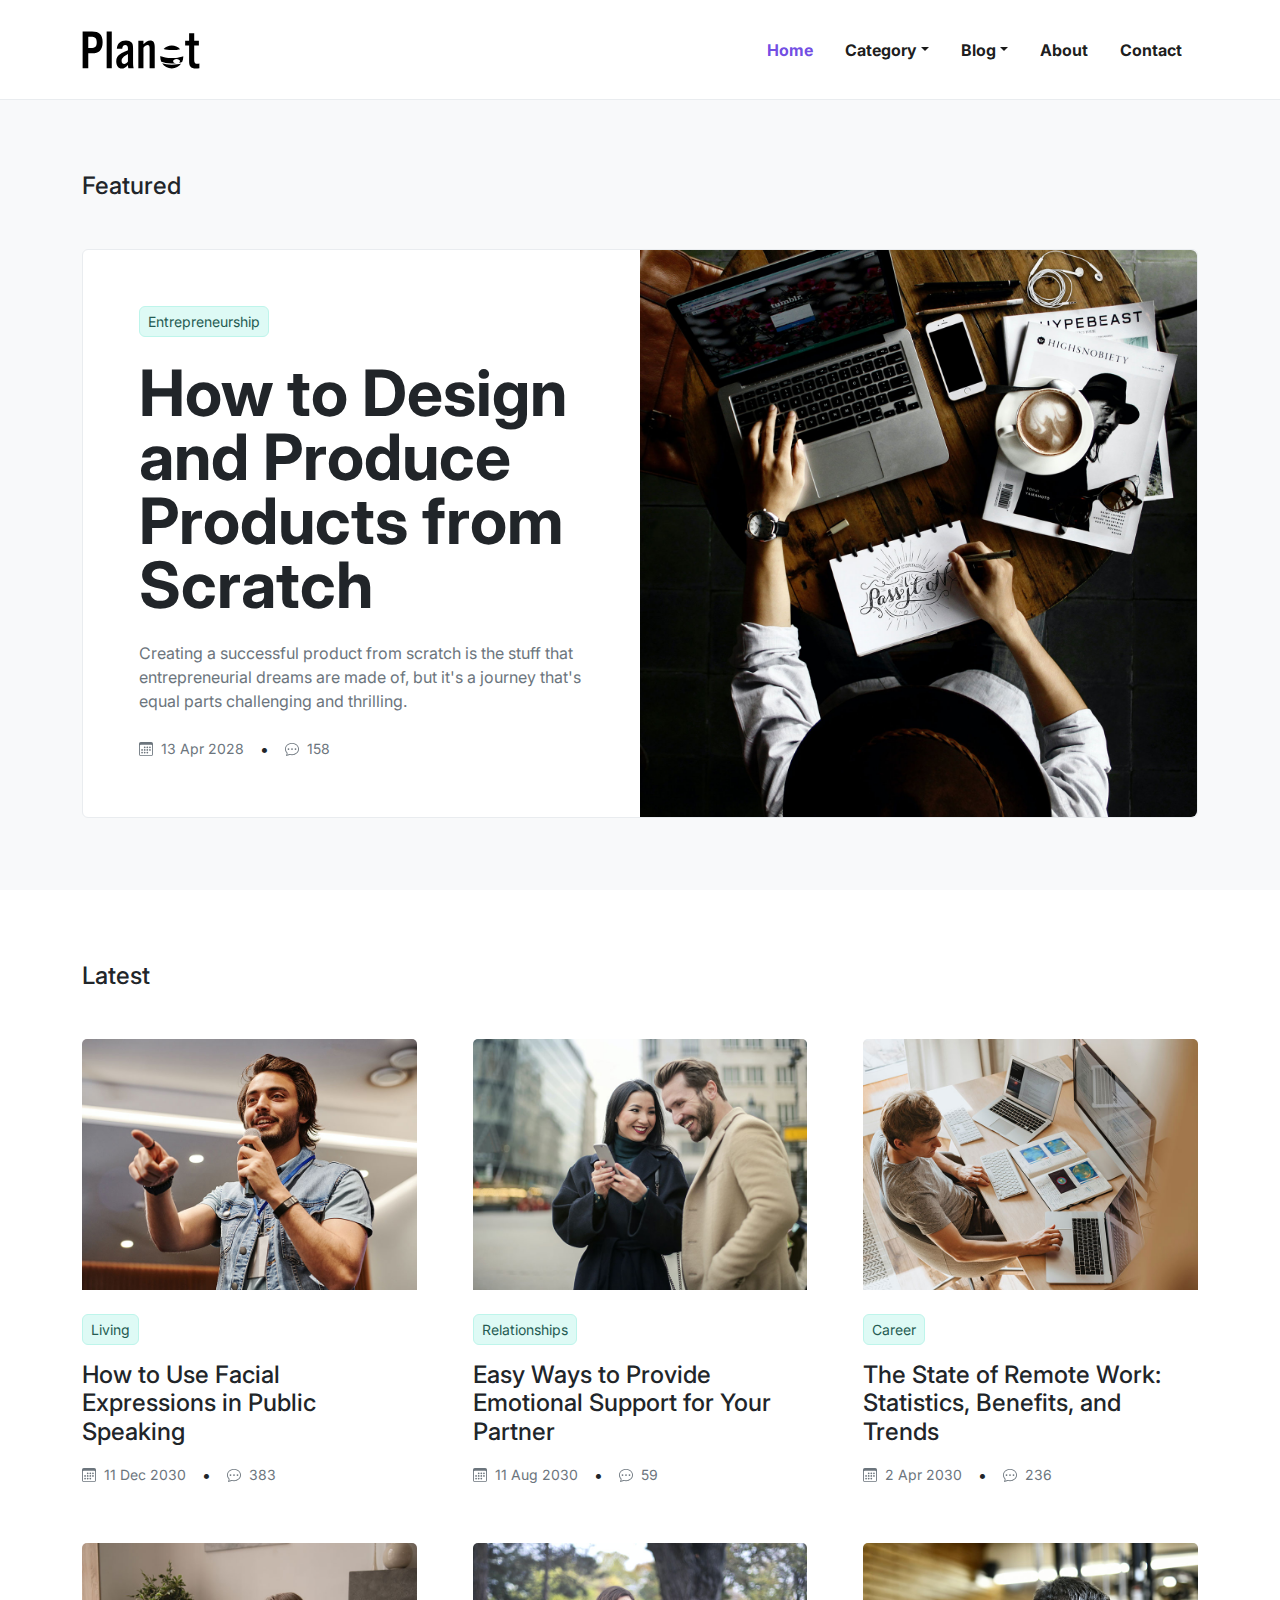
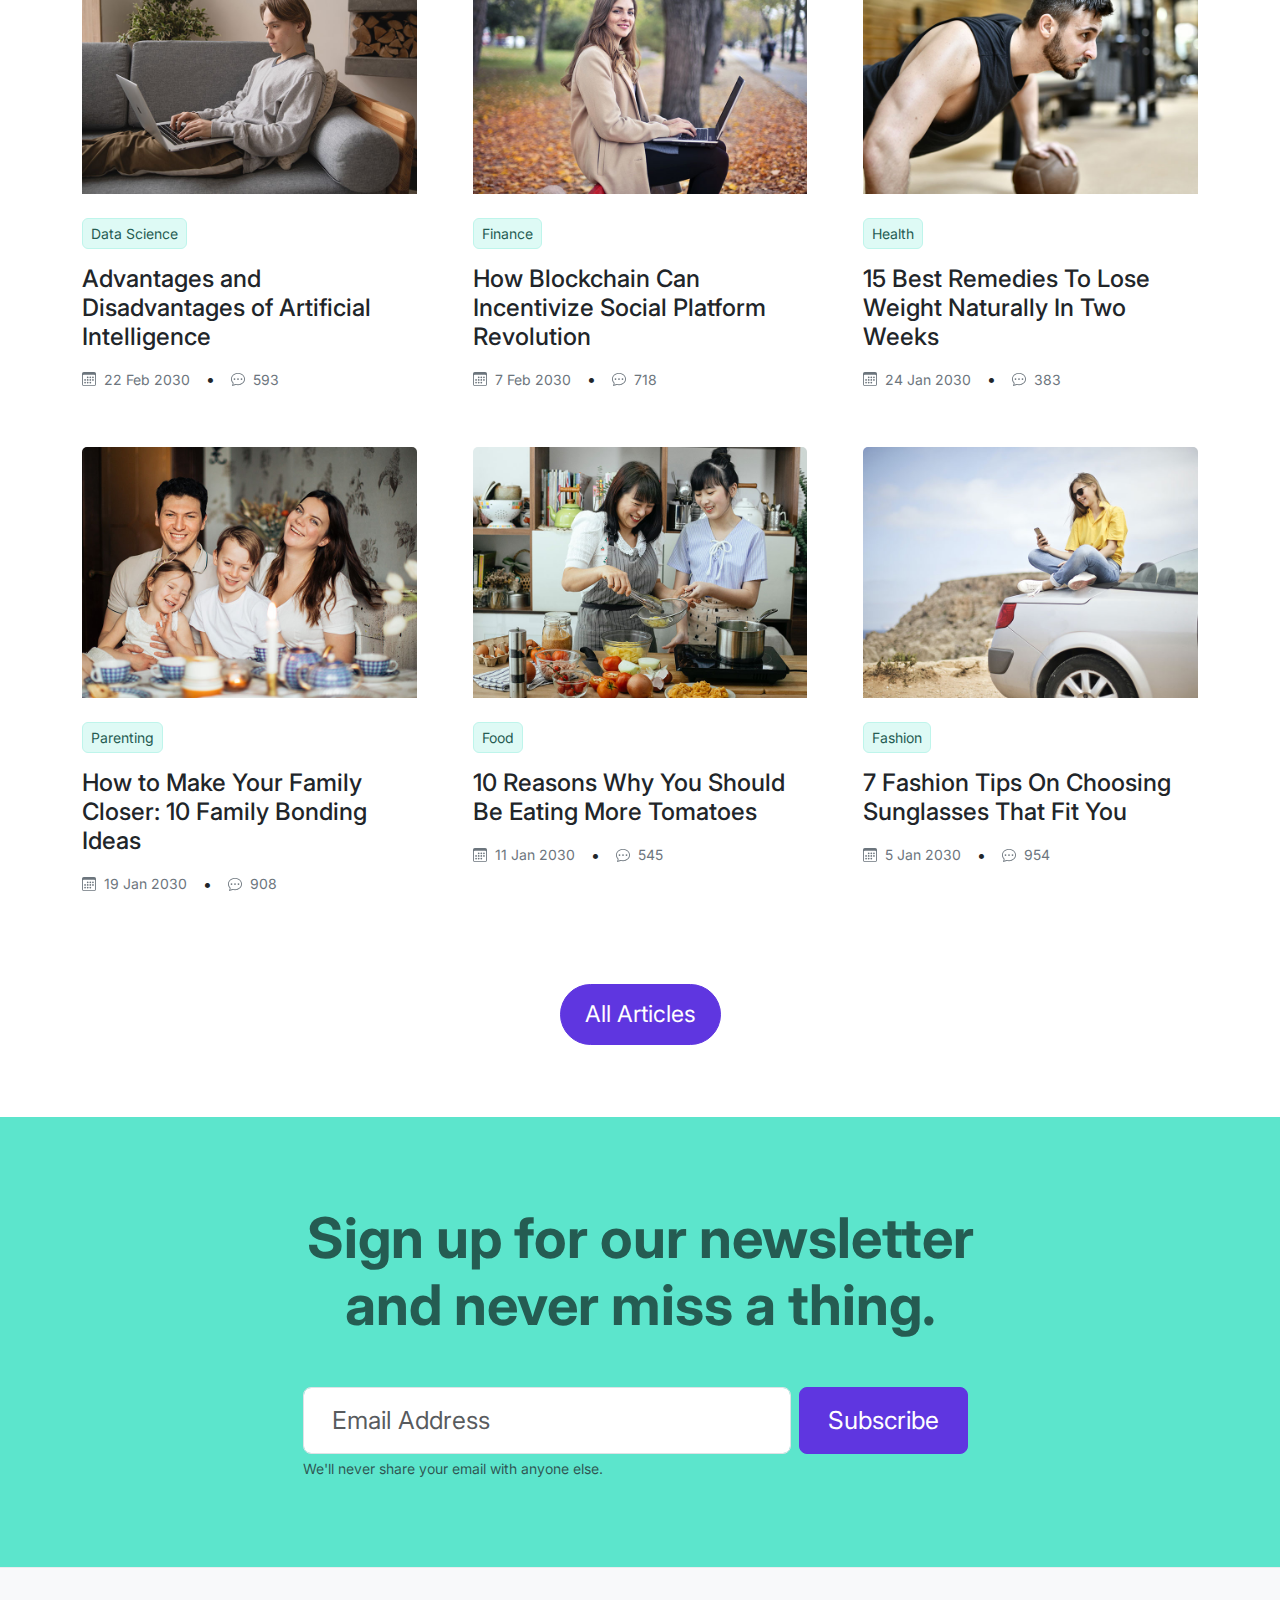
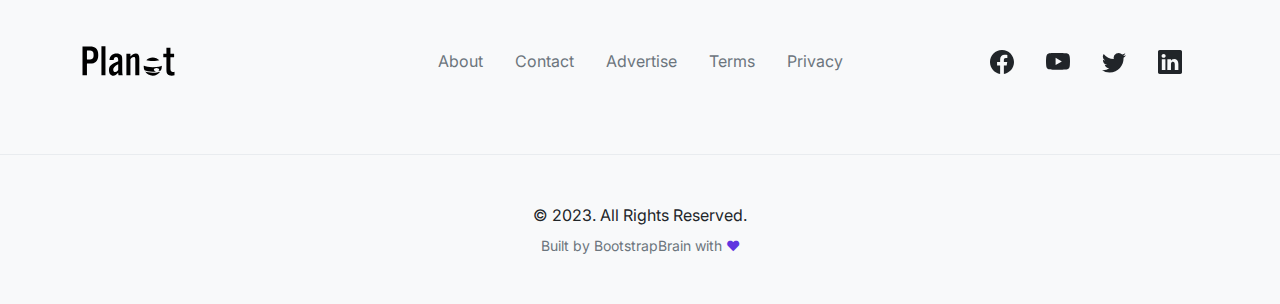
<file: planet-lite-1.0.2/index.html>
<!doctype html>
<html lang="en">

<head>
  <!-- Required Meta Tags -->
  <meta charset="utf-8">
  <meta name="viewport" content="width=device-width, initial-scale=1">

  <!-- Document Title, Description, and Author -->
  <title>Planet - Free Bootstrap Blog Template</title>
  <meta name="description" content="Planet is a Free Bootstrap Blog Template.">
  <meta name="author" content="BootstrapBrain">

  <!-- Favicon and Touch Icons -->
  <link rel="icon" type="image/png" sizes="512x512" href="./assets/favicon/favicon-512x512.png">

  <!-- Google Fonts Files -->
  <link rel="preconnect" href="https://fonts.googleapis.com">
  <link rel="preconnect" href="https://fonts.gstatic.com" crossorigin>
  <link href="https://fonts.googleapis.com/css2?family=Inter:wght@100;200;300;400;500;600;700;800;900&display=swap" rel="stylesheet">

  <!-- CSS Files -->
  <link rel="stylesheet" href="./assets/css/planet-bsb.css">

  <!-- BSB Head -->
</head>

<body>

  <!-- Header -->
  <header id="header" class="sticky-top bsb-tpl-header-sticky bsb-tpl-header-sticky-animationX">

    <!-- Navbar 1 - Bootstrap Brain Component -->
    <nav class="navbar navbar-expand-lg bsb-navbar bsb-navbar-hover bsb-navbar-caret bsb-tpl-navbar-sticky bg-white border-bottom border-light-subtle" data-bsb-sticky-target="#header">
      <div class="container">
        <a class="navbar-brand" href="index.html">
          <img src="./assets/img/branding/planet-logo.svg" class="bsb-tpl-logo" alt="">
        </a>
        <button class="navbar-toggler border-0" type="button" data-bs-toggle="offcanvas" data-bs-target="#offcanvasNavbar" aria-controls="offcanvasNavbar">
          <svg xmlns="http://www.w3.org/2000/svg" width="24" height="24" fill="currentColor" class="bi bi-list" viewBox="0 0 16 16">
            <path fill-rule="evenodd" d="M2.5 12a.5.5 0 0 1 .5-.5h10a.5.5 0 0 1 0 1H3a.5.5 0 0 1-.5-.5zm0-4a.5.5 0 0 1 .5-.5h10a.5.5 0 0 1 0 1H3a.5.5 0 0 1-.5-.5zm0-4a.5.5 0 0 1 .5-.5h10a.5.5 0 0 1 0 1H3a.5.5 0 0 1-.5-.5z" />
          </svg>
        </button>
        <div class="offcanvas offcanvas-end" tabindex="-1" id="offcanvasNavbar" aria-labelledby="offcanvasNavbarLabel">
          <div class="offcanvas-header">
            <h5 class="offcanvas-title" id="offcanvasNavbarLabel">Menu</h5>
            <button type="button" class="btn-close" data-bs-dismiss="offcanvas" aria-label="Close"></button>
          </div>
          <div class="offcanvas-body">
            <ul class="navbar-nav justify-content-end flex-grow-1">
              <li class="nav-item">
                <a class="nav-link active" aria-current="page" href="index.html">Home</a>
              </li>
              <li class="nav-item dropdown">
                <a class="nav-link dropdown-toggle" href="#!" id="categoryDropdown" role="button" data-bs-toggle="dropdown" aria-expanded="false">Category</a>
                <ul class="dropdown-menu border-0 shadow bsb-zoomIn" aria-labelledby="categoryDropdown">
                  <li><a class="dropdown-item" href="category.html">Health</a></li>
                  <li><a class="dropdown-item" href="category.html">Relationships</a></li>
                  <li><a class="dropdown-item" href="category.html">Finance</a></li>
                  <li><a class="dropdown-item" href="category.html">Entrepreneurship</a></li>
                  <li><a class="dropdown-item" href="category.html">Fashion</a></li>
                </ul>
              </li>
              <li class="nav-item dropdown">
                <a class="nav-link dropdown-toggle" href="#!" id="blogDropdown" role="button" data-bs-toggle="dropdown" aria-expanded="false">Blog</a>
                <ul class="dropdown-menu border-0 shadow bsb-zoomIn" aria-labelledby="blogDropdown">
                  <li><a class="dropdown-item" href="single.html">Single Post</a></li>
                  <li><a class="dropdown-item" href="page.html">Single Page</a></li>
                </ul>
              </li>
              <li class="nav-item">
                <a class="nav-link" href="about.html">About</a>
              </li>
              <li class="nav-item">
                <a class="nav-link" href="contact.html">Contact</a>
              </li>
            </ul>
          </div>
        </div>
      </div>
    </nav>

  </header>

  <!-- Featured 1 - Bootstrap Brain Component -->
  <section class="py-3 py-md-5 py-xl-8 bg-light">
    <div class="container">
      <div class="row justify-content-md-center">
        <div class="col-12">
          <h2 class="h4 mb-4 mb-md-5">Featured</h2>
        </div>
      </div>
    </div>

    <div class="container">
      <article>
        <div class="card border-light-subtle">
          <div class="row g-0">
            <div class="col-12 col-md-6 order-1 order-md-0 d-flex align-items-center">
              <div class="card-body p-md-4 p-xl-6 p-xxl-9">
                <div class="entry-header mb-3">
                  <ul class="entry-meta list-unstyled d-flex mb-4">
                    <li>
                      <a class="d-inline-flex px-2 py-1 link-accent text-accent-emphasis bg-accent-subtle border border-accent-subtle rounded-2 text-decoration-none fs-7" href="#!">Entrepreneurship</a>
                    </li>
                  </ul>
                  <h2 class="card-title entry-title display-3 fw-bold mb-4 lh-1">
                    <a class="link-dark text-decoration-none" href="#!">How to Design and Produce Products from Scratch</a>
                  </h2>
                </div>
                <p class="card-text entry-summary text-secondary mb-4">
                  Creating a successful product from scratch is the stuff that entrepreneurial dreams are made of, but it's a journey that's equal parts challenging and thrilling.
                </p>
                <div class="entry-footer">
                  <ul class="entry-meta list-unstyled d-flex align-items-center m-0">
                    <li>
                      <a class="fs-7 link-secondary text-decoration-none d-flex align-items-center" href="#!">
                        <svg xmlns="http://www.w3.org/2000/svg" width="14" height="14" fill="currentColor" class="bi bi-calendar3" viewBox="0 0 16 16">
                          <path d="M14 0H2a2 2 0 0 0-2 2v12a2 2 0 0 0 2 2h12a2 2 0 0 0 2-2V2a2 2 0 0 0-2-2zM1 3.857C1 3.384 1.448 3 2 3h12c.552 0 1 .384 1 .857v10.286c0 .473-.448.857-1 .857H2c-.552 0-1-.384-1-.857V3.857z" />
                          <path d="M6.5 7a1 1 0 1 0 0-2 1 1 0 0 0 0 2zm3 0a1 1 0 1 0 0-2 1 1 0 0 0 0 2zm3 0a1 1 0 1 0 0-2 1 1 0 0 0 0 2zm-9 3a1 1 0 1 0 0-2 1 1 0 0 0 0 2zm3 0a1 1 0 1 0 0-2 1 1 0 0 0 0 2zm3 0a1 1 0 1 0 0-2 1 1 0 0 0 0 2zm3 0a1 1 0 1 0 0-2 1 1 0 0 0 0 2zm-9 3a1 1 0 1 0 0-2 1 1 0 0 0 0 2zm3 0a1 1 0 1 0 0-2 1 1 0 0 0 0 2zm3 0a1 1 0 1 0 0-2 1 1 0 0 0 0 2z" />
                        </svg>
                        <span class="ms-2 fs-7">13 Apr 2028</span>
                      </a>
                    </li>
                    <li>
                      <span class="px-3">&bull;</span>
                    </li>
                    <li>
                      <a class="link-secondary text-decoration-none d-flex align-items-center" href="#!">
                        <svg xmlns="http://www.w3.org/2000/svg" width="14" height="14" fill="currentColor" class="bi bi-chat-dots" viewBox="0 0 16 16">
                          <path d="M5 8a1 1 0 1 1-2 0 1 1 0 0 1 2 0zm4 0a1 1 0 1 1-2 0 1 1 0 0 1 2 0zm3 1a1 1 0 1 0 0-2 1 1 0 0 0 0 2z" />
                          <path d="m2.165 15.803.02-.004c1.83-.363 2.948-.842 3.468-1.105A9.06 9.06 0 0 0 8 15c4.418 0 8-3.134 8-7s-3.582-7-8-7-8 3.134-8 7c0 1.76.743 3.37 1.97 4.6a10.437 10.437 0 0 1-.524 2.318l-.003.011a10.722 10.722 0 0 1-.244.637c-.079.186.074.394.273.362a21.673 21.673 0 0 0 .693-.125zm.8-3.108a1 1 0 0 0-.287-.801C1.618 10.83 1 9.468 1 8c0-3.192 3.004-6 7-6s7 2.808 7 6c0 3.193-3.004 6-7 6a8.06 8.06 0 0 1-2.088-.272 1 1 0 0 0-.711.074c-.387.196-1.24.57-2.634.893a10.97 10.97 0 0 0 .398-2z" />
                        </svg>
                        <span class="ms-2 fs-7">158</span>
                      </a>
                    </li>
                  </ul>
                </div>
              </div>
            </div>
            <div class="col-12 col-md-6 d-flex">
              <img class="img-fluid rounded-end object-fit-cover" loading="lazy" src="./assets/img/featured/featured-img-1.jpg" alt="Entrepreneurship">
            </div>
          </div>
        </div>
      </article>
    </div>
  </section>

  <!-- Main -->
  <main id="main">

    <!-- Blog 5 - Bootstrap Brain Component -->
    <section class="bsb-blog-5 py-3 py-md-5 py-xl-8 bsb-section-py-xxl-1">
      <div class="container">
        <div class="row justify-content-md-center">
          <div class="col-12">
            <h2 class="h4 mb-4 mb-md-5">Latest</h2>
          </div>
        </div>
      </div>

      <div class="container overflow-hidden">
        <div class="row gy-4 gy-md-5 gx-xl-6 gy-xl-6 gx-xxl-9 gy-xxl-9">
          <div class="col-12 col-lg-4">
            <article>
              <div class="card border-0 bg-transparent">
                <figure class="card-img-top mb-4 overflow-hidden bsb-overlay-hover">
                  <a href="#!">
                    <img class="img-fluid bsb-scale bsb-hover-scale-up" loading="lazy" src="./assets/img/blog/blog-img-1.jpg" alt="Living">
                  </a>
                  <figcaption>
                    <svg xmlns="http://www.w3.org/2000/svg" width="32" height="32" fill="currentColor" class="bi bi-eye text-white bsb-hover-fadeInLeft" viewBox="0 0 16 16">
                      <path d="M16 8s-3-5.5-8-5.5S0 8 0 8s3 5.5 8 5.5S16 8 16 8zM1.173 8a13.133 13.133 0 0 1 1.66-2.043C4.12 4.668 5.88 3.5 8 3.5c2.12 0 3.879 1.168 5.168 2.457A13.133 13.133 0 0 1 14.828 8c-.058.087-.122.183-.195.288-.335.48-.83 1.12-1.465 1.755C11.879 11.332 10.119 12.5 8 12.5c-2.12 0-3.879-1.168-5.168-2.457A13.134 13.134 0 0 1 1.172 8z" />
                      <path d="M8 5.5a2.5 2.5 0 1 0 0 5 2.5 2.5 0 0 0 0-5zM4.5 8a3.5 3.5 0 1 1 7 0 3.5 3.5 0 0 1-7 0z" />
                    </svg>
                    <h4 class="h6 text-white bsb-hover-fadeInRight mt-2">Read More</h4>
                  </figcaption>
                </figure>
                <div class="card-body m-0 p-0">
                  <div class="entry-header mb-3">
                    <ul class="entry-meta list-unstyled d-flex mb-3">
                      <li>
                        <a class="d-inline-flex px-2 py-1 link-accent text-accent-emphasis bg-accent-subtle border border-accent-subtle rounded-2 text-decoration-none fs-7" href="#!">Living</a>
                      </li>
                    </ul>
                    <h2 class="card-title entry-title h4 m-0">
                      <a class="link-dark text-decoration-none" href="#!">How to Use Facial Expressions in Public Speaking</a>
                    </h2>
                  </div>
                </div>
                <div class="card-footer border-0 bg-transparent p-0 m-0">
                  <ul class="entry-meta list-unstyled d-flex align-items-center m-0">
                    <li>
                      <a class="fs-7 link-secondary text-decoration-none d-flex align-items-center" href="#!">
                        <svg xmlns="http://www.w3.org/2000/svg" width="14" height="14" fill="currentColor" class="bi bi-calendar3" viewBox="0 0 16 16">
                          <path d="M14 0H2a2 2 0 0 0-2 2v12a2 2 0 0 0 2 2h12a2 2 0 0 0 2-2V2a2 2 0 0 0-2-2zM1 3.857C1 3.384 1.448 3 2 3h12c.552 0 1 .384 1 .857v10.286c0 .473-.448.857-1 .857H2c-.552 0-1-.384-1-.857V3.857z" />
                          <path d="M6.5 7a1 1 0 1 0 0-2 1 1 0 0 0 0 2zm3 0a1 1 0 1 0 0-2 1 1 0 0 0 0 2zm3 0a1 1 0 1 0 0-2 1 1 0 0 0 0 2zm-9 3a1 1 0 1 0 0-2 1 1 0 0 0 0 2zm3 0a1 1 0 1 0 0-2 1 1 0 0 0 0 2zm3 0a1 1 0 1 0 0-2 1 1 0 0 0 0 2zm3 0a1 1 0 1 0 0-2 1 1 0 0 0 0 2zm-9 3a1 1 0 1 0 0-2 1 1 0 0 0 0 2zm3 0a1 1 0 1 0 0-2 1 1 0 0 0 0 2zm3 0a1 1 0 1 0 0-2 1 1 0 0 0 0 2z" />
                        </svg>
                        <span class="ms-2 fs-7">11 Dec 2030</span>
                      </a>
                    </li>
                    <li>
                      <span class="px-3">&bull;</span>
                    </li>
                    <li>
                      <a class="link-secondary text-decoration-none d-flex align-items-center" href="#!">
                        <svg xmlns="http://www.w3.org/2000/svg" width="14" height="14" fill="currentColor" class="bi bi-chat-dots" viewBox="0 0 16 16">
                          <path d="M5 8a1 1 0 1 1-2 0 1 1 0 0 1 2 0zm4 0a1 1 0 1 1-2 0 1 1 0 0 1 2 0zm3 1a1 1 0 1 0 0-2 1 1 0 0 0 0 2z" />
                          <path d="m2.165 15.803.02-.004c1.83-.363 2.948-.842 3.468-1.105A9.06 9.06 0 0 0 8 15c4.418 0 8-3.134 8-7s-3.582-7-8-7-8 3.134-8 7c0 1.76.743 3.37 1.97 4.6a10.437 10.437 0 0 1-.524 2.318l-.003.011a10.722 10.722 0 0 1-.244.637c-.079.186.074.394.273.362a21.673 21.673 0 0 0 .693-.125zm.8-3.108a1 1 0 0 0-.287-.801C1.618 10.83 1 9.468 1 8c0-3.192 3.004-6 7-6s7 2.808 7 6c0 3.193-3.004 6-7 6a8.06 8.06 0 0 1-2.088-.272 1 1 0 0 0-.711.074c-.387.196-1.24.57-2.634.893a10.97 10.97 0 0 0 .398-2z" />
                        </svg>
                        <span class="ms-2 fs-7">383</span>
                      </a>
                    </li>
                  </ul>
                </div>
              </div>
            </article>
          </div>
          <div class="col-12 col-lg-4">
            <article>
              <div class="card border-0 bg-transparent">
                <figure class="card-img-top mb-4 overflow-hidden bsb-overlay-hover">
                  <a href="#!">
                    <img class="img-fluid bsb-scale bsb-hover-scale-up" loading="lazy" src="./assets/img/blog/blog-img-2.jpg" alt="Relationships">
                  </a>
                  <figcaption>
                    <svg xmlns="http://www.w3.org/2000/svg" width="32" height="32" fill="currentColor" class="bi bi-eye text-white bsb-hover-fadeInLeft" viewBox="0 0 16 16">
                      <path d="M16 8s-3-5.5-8-5.5S0 8 0 8s3 5.5 8 5.5S16 8 16 8zM1.173 8a13.133 13.133 0 0 1 1.66-2.043C4.12 4.668 5.88 3.5 8 3.5c2.12 0 3.879 1.168 5.168 2.457A13.133 13.133 0 0 1 14.828 8c-.058.087-.122.183-.195.288-.335.48-.83 1.12-1.465 1.755C11.879 11.332 10.119 12.5 8 12.5c-2.12 0-3.879-1.168-5.168-2.457A13.134 13.134 0 0 1 1.172 8z" />
                      <path d="M8 5.5a2.5 2.5 0 1 0 0 5 2.5 2.5 0 0 0 0-5zM4.5 8a3.5 3.5 0 1 1 7 0 3.5 3.5 0 0 1-7 0z" />
                    </svg>
                    <h4 class="h6 text-white bsb-hover-fadeInRight mt-2">Read More</h4>
                  </figcaption>
                </figure>
                <div class="card-body m-0 p-0">
                  <div class="entry-header mb-3">
                    <ul class="entry-meta list-unstyled d-flex mb-3">
                      <li>
                        <a class="d-inline-flex px-2 py-1 link-accent text-accent-emphasis bg-accent-subtle border border-accent-subtle rounded-2 text-decoration-none fs-7" href="#!">Relationships</a>
                      </li>
                    </ul>
                    <h2 class="card-title entry-title h4 m-0">
                      <a class="link-dark text-decoration-none" href="#!">Easy Ways to Provide Emotional Support for Your Partner</a>
                    </h2>
                  </div>
                </div>
                <div class="card-footer border-0 bg-transparent p-0 m-0">
                  <ul class="entry-meta list-unstyled d-flex align-items-center m-0">
                    <li>
                      <a class="fs-7 link-secondary text-decoration-none d-flex align-items-center" href="#!">
                        <svg xmlns="http://www.w3.org/2000/svg" width="14" height="14" fill="currentColor" class="bi bi-calendar3" viewBox="0 0 16 16">
                          <path d="M14 0H2a2 2 0 0 0-2 2v12a2 2 0 0 0 2 2h12a2 2 0 0 0 2-2V2a2 2 0 0 0-2-2zM1 3.857C1 3.384 1.448 3 2 3h12c.552 0 1 .384 1 .857v10.286c0 .473-.448.857-1 .857H2c-.552 0-1-.384-1-.857V3.857z" />
                          <path d="M6.5 7a1 1 0 1 0 0-2 1 1 0 0 0 0 2zm3 0a1 1 0 1 0 0-2 1 1 0 0 0 0 2zm3 0a1 1 0 1 0 0-2 1 1 0 0 0 0 2zm-9 3a1 1 0 1 0 0-2 1 1 0 0 0 0 2zm3 0a1 1 0 1 0 0-2 1 1 0 0 0 0 2zm3 0a1 1 0 1 0 0-2 1 1 0 0 0 0 2zm3 0a1 1 0 1 0 0-2 1 1 0 0 0 0 2zm-9 3a1 1 0 1 0 0-2 1 1 0 0 0 0 2zm3 0a1 1 0 1 0 0-2 1 1 0 0 0 0 2zm3 0a1 1 0 1 0 0-2 1 1 0 0 0 0 2z" />
                        </svg>
                        <span class="ms-2 fs-7">11 Aug 2030</span>
                      </a>
                    </li>
                    <li>
                      <span class="px-3">&bull;</span>
                    </li>
                    <li>
                      <a class="link-secondary text-decoration-none d-flex align-items-center" href="#!">
                        <svg xmlns="http://www.w3.org/2000/svg" width="14" height="14" fill="currentColor" class="bi bi-chat-dots" viewBox="0 0 16 16">
                          <path d="M5 8a1 1 0 1 1-2 0 1 1 0 0 1 2 0zm4 0a1 1 0 1 1-2 0 1 1 0 0 1 2 0zm3 1a1 1 0 1 0 0-2 1 1 0 0 0 0 2z" />
                          <path d="m2.165 15.803.02-.004c1.83-.363 2.948-.842 3.468-1.105A9.06 9.06 0 0 0 8 15c4.418 0 8-3.134 8-7s-3.582-7-8-7-8 3.134-8 7c0 1.76.743 3.37 1.97 4.6a10.437 10.437 0 0 1-.524 2.318l-.003.011a10.722 10.722 0 0 1-.244.637c-.079.186.074.394.273.362a21.673 21.673 0 0 0 .693-.125zm.8-3.108a1 1 0 0 0-.287-.801C1.618 10.83 1 9.468 1 8c0-3.192 3.004-6 7-6s7 2.808 7 6c0 3.193-3.004 6-7 6a8.06 8.06 0 0 1-2.088-.272 1 1 0 0 0-.711.074c-.387.196-1.24.57-2.634.893a10.97 10.97 0 0 0 .398-2z" />
                        </svg>
                        <span class="ms-2 fs-7">59</span>
                      </a>
                    </li>
                  </ul>
                </div>
              </div>
            </article>
          </div>
          <div class="col-12 col-lg-4">
            <article>
              <div class="card border-0 bg-transparent">
                <figure class="card-img-top mb-4 overflow-hidden bsb-overlay-hover">
                  <a href="#!">
                    <img class="img-fluid bsb-scale bsb-hover-scale-up" loading="lazy" src="./assets/img/blog/blog-img-3.jpg" alt="Career">
                  </a>
                  <figcaption>
                    <svg xmlns="http://www.w3.org/2000/svg" width="32" height="32" fill="currentColor" class="bi bi-eye text-white bsb-hover-fadeInLeft" viewBox="0 0 16 16">
                      <path d="M16 8s-3-5.5-8-5.5S0 8 0 8s3 5.5 8 5.5S16 8 16 8zM1.173 8a13.133 13.133 0 0 1 1.66-2.043C4.12 4.668 5.88 3.5 8 3.5c2.12 0 3.879 1.168 5.168 2.457A13.133 13.133 0 0 1 14.828 8c-.058.087-.122.183-.195.288-.335.48-.83 1.12-1.465 1.755C11.879 11.332 10.119 12.5 8 12.5c-2.12 0-3.879-1.168-5.168-2.457A13.134 13.134 0 0 1 1.172 8z" />
                      <path d="M8 5.5a2.5 2.5 0 1 0 0 5 2.5 2.5 0 0 0 0-5zM4.5 8a3.5 3.5 0 1 1 7 0 3.5 3.5 0 0 1-7 0z" />
                    </svg>
                    <h4 class="h6 text-white bsb-hover-fadeInRight mt-2">Read More</h4>
                  </figcaption>
                </figure>
                <div class="card-body m-0 p-0">
                  <div class="entry-header mb-3">
                    <ul class="entry-meta list-unstyled d-flex mb-3">
                      <li>
                        <a class="d-inline-flex px-2 py-1 link-accent text-accent-emphasis bg-accent-subtle border border-accent-subtle rounded-2 text-decoration-none fs-7" href="#!">Career</a>
                      </li>
                    </ul>
                    <h2 class="card-title entry-title h4 m-0">
                      <a class="link-dark text-decoration-none" href="#!">The State of Remote Work: Statistics, Benefits, and Trends</a>
                    </h2>
                  </div>
                </div>
                <div class="card-footer border-0 bg-transparent p-0 m-0">
                  <ul class="entry-meta list-unstyled d-flex align-items-center m-0">
                    <li>
                      <a class="fs-7 link-secondary text-decoration-none d-flex align-items-center" href="#!">
                        <svg xmlns="http://www.w3.org/2000/svg" width="14" height="14" fill="currentColor" class="bi bi-calendar3" viewBox="0 0 16 16">
                          <path d="M14 0H2a2 2 0 0 0-2 2v12a2 2 0 0 0 2 2h12a2 2 0 0 0 2-2V2a2 2 0 0 0-2-2zM1 3.857C1 3.384 1.448 3 2 3h12c.552 0 1 .384 1 .857v10.286c0 .473-.448.857-1 .857H2c-.552 0-1-.384-1-.857V3.857z" />
                          <path d="M6.5 7a1 1 0 1 0 0-2 1 1 0 0 0 0 2zm3 0a1 1 0 1 0 0-2 1 1 0 0 0 0 2zm3 0a1 1 0 1 0 0-2 1 1 0 0 0 0 2zm-9 3a1 1 0 1 0 0-2 1 1 0 0 0 0 2zm3 0a1 1 0 1 0 0-2 1 1 0 0 0 0 2zm3 0a1 1 0 1 0 0-2 1 1 0 0 0 0 2zm3 0a1 1 0 1 0 0-2 1 1 0 0 0 0 2zm-9 3a1 1 0 1 0 0-2 1 1 0 0 0 0 2zm3 0a1 1 0 1 0 0-2 1 1 0 0 0 0 2zm3 0a1 1 0 1 0 0-2 1 1 0 0 0 0 2z" />
                        </svg>
                        <span class="ms-2 fs-7">2 Apr 2030</span>
                      </a>
                    </li>
                    <li>
                      <span class="px-3">&bull;</span>
                    </li>
                    <li>
                      <a class="link-secondary text-decoration-none d-flex align-items-center" href="#!">
                        <svg xmlns="http://www.w3.org/2000/svg" width="14" height="14" fill="currentColor" class="bi bi-chat-dots" viewBox="0 0 16 16">
                          <path d="M5 8a1 1 0 1 1-2 0 1 1 0 0 1 2 0zm4 0a1 1 0 1 1-2 0 1 1 0 0 1 2 0zm3 1a1 1 0 1 0 0-2 1 1 0 0 0 0 2z" />
                          <path d="m2.165 15.803.02-.004c1.83-.363 2.948-.842 3.468-1.105A9.06 9.06 0 0 0 8 15c4.418 0 8-3.134 8-7s-3.582-7-8-7-8 3.134-8 7c0 1.76.743 3.37 1.97 4.6a10.437 10.437 0 0 1-.524 2.318l-.003.011a10.722 10.722 0 0 1-.244.637c-.079.186.074.394.273.362a21.673 21.673 0 0 0 .693-.125zm.8-3.108a1 1 0 0 0-.287-.801C1.618 10.83 1 9.468 1 8c0-3.192 3.004-6 7-6s7 2.808 7 6c0 3.193-3.004 6-7 6a8.06 8.06 0 0 1-2.088-.272 1 1 0 0 0-.711.074c-.387.196-1.24.57-2.634.893a10.97 10.97 0 0 0 .398-2z" />
                        </svg>
                        <span class="ms-2 fs-7">236</span>
                      </a>
                    </li>
                  </ul>
                </div>
              </div>
            </article>
          </div>
          <div class="col-12 col-lg-4">
            <article>
              <div class="card border-0 bg-transparent">
                <figure class="card-img-top mb-4 overflow-hidden bsb-overlay-hover">
                  <a href="#!">
                    <img class="img-fluid bsb-scale bsb-hover-scale-up" loading="lazy" src="./assets/img/blog/blog-img-4.jpg" alt="Data Science">
                  </a>
                  <figcaption>
                    <svg xmlns="http://www.w3.org/2000/svg" width="32" height="32" fill="currentColor" class="bi bi-eye text-white bsb-hover-fadeInLeft" viewBox="0 0 16 16">
                      <path d="M16 8s-3-5.5-8-5.5S0 8 0 8s3 5.5 8 5.5S16 8 16 8zM1.173 8a13.133 13.133 0 0 1 1.66-2.043C4.12 4.668 5.88 3.5 8 3.5c2.12 0 3.879 1.168 5.168 2.457A13.133 13.133 0 0 1 14.828 8c-.058.087-.122.183-.195.288-.335.48-.83 1.12-1.465 1.755C11.879 11.332 10.119 12.5 8 12.5c-2.12 0-3.879-1.168-5.168-2.457A13.134 13.134 0 0 1 1.172 8z" />
                      <path d="M8 5.5a2.5 2.5 0 1 0 0 5 2.5 2.5 0 0 0 0-5zM4.5 8a3.5 3.5 0 1 1 7 0 3.5 3.5 0 0 1-7 0z" />
                    </svg>
                    <h4 class="h6 text-white bsb-hover-fadeInRight mt-2">Read More</h4>
                  </figcaption>
                </figure>
                <div class="card-body m-0 p-0">
                  <div class="entry-header mb-3">
                    <ul class="entry-meta list-unstyled d-flex mb-3">
                      <li>
                        <a class="d-inline-flex px-2 py-1 link-accent text-accent-emphasis bg-accent-subtle border border-accent-subtle rounded-2 text-decoration-none fs-7" href="#!">Data Science</a>
                      </li>
                    </ul>
                    <h2 class="card-title entry-title h4 m-0">
                      <a class="link-dark text-decoration-none" href="#!">Advantages and Disadvantages of Artificial Intelligence</a>
                    </h2>
                  </div>
                </div>
                <div class="card-footer border-0 bg-transparent p-0 m-0">
                  <ul class="entry-meta list-unstyled d-flex align-items-center m-0">
                    <li>
                      <a class="fs-7 link-secondary text-decoration-none d-flex align-items-center" href="#!">
                        <svg xmlns="http://www.w3.org/2000/svg" width="14" height="14" fill="currentColor" class="bi bi-calendar3" viewBox="0 0 16 16">
                          <path d="M14 0H2a2 2 0 0 0-2 2v12a2 2 0 0 0 2 2h12a2 2 0 0 0 2-2V2a2 2 0 0 0-2-2zM1 3.857C1 3.384 1.448 3 2 3h12c.552 0 1 .384 1 .857v10.286c0 .473-.448.857-1 .857H2c-.552 0-1-.384-1-.857V3.857z" />
                          <path d="M6.5 7a1 1 0 1 0 0-2 1 1 0 0 0 0 2zm3 0a1 1 0 1 0 0-2 1 1 0 0 0 0 2zm3 0a1 1 0 1 0 0-2 1 1 0 0 0 0 2zm-9 3a1 1 0 1 0 0-2 1 1 0 0 0 0 2zm3 0a1 1 0 1 0 0-2 1 1 0 0 0 0 2zm3 0a1 1 0 1 0 0-2 1 1 0 0 0 0 2zm3 0a1 1 0 1 0 0-2 1 1 0 0 0 0 2zm-9 3a1 1 0 1 0 0-2 1 1 0 0 0 0 2zm3 0a1 1 0 1 0 0-2 1 1 0 0 0 0 2zm3 0a1 1 0 1 0 0-2 1 1 0 0 0 0 2z" />
                        </svg>
                        <span class="ms-2 fs-7">22 Feb 2030</span>
                      </a>
                    </li>
                    <li>
                      <span class="px-3">&bull;</span>
                    </li>
                    <li>
                      <a class="link-secondary text-decoration-none d-flex align-items-center" href="#!">
                        <svg xmlns="http://www.w3.org/2000/svg" width="14" height="14" fill="currentColor" class="bi bi-chat-dots" viewBox="0 0 16 16">
                          <path d="M5 8a1 1 0 1 1-2 0 1 1 0 0 1 2 0zm4 0a1 1 0 1 1-2 0 1 1 0 0 1 2 0zm3 1a1 1 0 1 0 0-2 1 1 0 0 0 0 2z" />
                          <path d="m2.165 15.803.02-.004c1.83-.363 2.948-.842 3.468-1.105A9.06 9.06 0 0 0 8 15c4.418 0 8-3.134 8-7s-3.582-7-8-7-8 3.134-8 7c0 1.76.743 3.37 1.97 4.6a10.437 10.437 0 0 1-.524 2.318l-.003.011a10.722 10.722 0 0 1-.244.637c-.079.186.074.394.273.362a21.673 21.673 0 0 0 .693-.125zm.8-3.108a1 1 0 0 0-.287-.801C1.618 10.83 1 9.468 1 8c0-3.192 3.004-6 7-6s7 2.808 7 6c0 3.193-3.004 6-7 6a8.06 8.06 0 0 1-2.088-.272 1 1 0 0 0-.711.074c-.387.196-1.24.57-2.634.893a10.97 10.97 0 0 0 .398-2z" />
                        </svg>
                        <span class="ms-2 fs-7">593</span>
                      </a>
                    </li>
                  </ul>
                </div>
              </div>
            </article>
          </div>
          <div class="col-12 col-lg-4">
            <article>
              <div class="card border-0 bg-transparent">
                <figure class="card-img-top mb-4 overflow-hidden bsb-overlay-hover">
                  <a href="#!">
                    <img class="img-fluid bsb-scale bsb-hover-scale-up" loading="lazy" src="./assets/img/blog/blog-img-5.jpg" alt="Finance">
                  </a>
                  <figcaption>
                    <svg xmlns="http://www.w3.org/2000/svg" width="32" height="32" fill="currentColor" class="bi bi-eye text-white bsb-hover-fadeInLeft" viewBox="0 0 16 16">
                      <path d="M16 8s-3-5.5-8-5.5S0 8 0 8s3 5.5 8 5.5S16 8 16 8zM1.173 8a13.133 13.133 0 0 1 1.66-2.043C4.12 4.668 5.88 3.5 8 3.5c2.12 0 3.879 1.168 5.168 2.457A13.133 13.133 0 0 1 14.828 8c-.058.087-.122.183-.195.288-.335.48-.83 1.12-1.465 1.755C11.879 11.332 10.119 12.5 8 12.5c-2.12 0-3.879-1.168-5.168-2.457A13.134 13.134 0 0 1 1.172 8z" />
                      <path d="M8 5.5a2.5 2.5 0 1 0 0 5 2.5 2.5 0 0 0 0-5zM4.5 8a3.5 3.5 0 1 1 7 0 3.5 3.5 0 0 1-7 0z" />
                    </svg>
                    <h4 class="h6 text-white bsb-hover-fadeInRight mt-2">Read More</h4>
                  </figcaption>
                </figure>
                <div class="card-body m-0 p-0">
                  <div class="entry-header mb-3">
                    <ul class="entry-meta list-unstyled d-flex mb-3">
                      <li>
                        <a class="d-inline-flex px-2 py-1 link-accent text-accent-emphasis bg-accent-subtle border border-accent-subtle rounded-2 text-decoration-none fs-7" href="#!">Finance</a>
                      </li>
                    </ul>
                    <h2 class="card-title entry-title h4 m-0">
                      <a class="link-dark text-decoration-none" href="#!">How Blockchain Can Incentivize Social Platform Revolution</a>
                    </h2>
                  </div>
                </div>
                <div class="card-footer border-0 bg-transparent p-0 m-0">
                  <ul class="entry-meta list-unstyled d-flex align-items-center m-0">
                    <li>
                      <a class="fs-7 link-secondary text-decoration-none d-flex align-items-center" href="#!">
                        <svg xmlns="http://www.w3.org/2000/svg" width="14" height="14" fill="currentColor" class="bi bi-calendar3" viewBox="0 0 16 16">
                          <path d="M14 0H2a2 2 0 0 0-2 2v12a2 2 0 0 0 2 2h12a2 2 0 0 0 2-2V2a2 2 0 0 0-2-2zM1 3.857C1 3.384 1.448 3 2 3h12c.552 0 1 .384 1 .857v10.286c0 .473-.448.857-1 .857H2c-.552 0-1-.384-1-.857V3.857z" />
                          <path d="M6.5 7a1 1 0 1 0 0-2 1 1 0 0 0 0 2zm3 0a1 1 0 1 0 0-2 1 1 0 0 0 0 2zm3 0a1 1 0 1 0 0-2 1 1 0 0 0 0 2zm-9 3a1 1 0 1 0 0-2 1 1 0 0 0 0 2zm3 0a1 1 0 1 0 0-2 1 1 0 0 0 0 2zm3 0a1 1 0 1 0 0-2 1 1 0 0 0 0 2zm3 0a1 1 0 1 0 0-2 1 1 0 0 0 0 2zm-9 3a1 1 0 1 0 0-2 1 1 0 0 0 0 2zm3 0a1 1 0 1 0 0-2 1 1 0 0 0 0 2zm3 0a1 1 0 1 0 0-2 1 1 0 0 0 0 2z" />
                        </svg>
                        <span class="ms-2 fs-7">7 Feb 2030</span>
                      </a>
                    </li>
                    <li>
                      <span class="px-3">&bull;</span>
                    </li>
                    <li>
                      <a class="link-secondary text-decoration-none d-flex align-items-center" href="#!">
                        <svg xmlns="http://www.w3.org/2000/svg" width="14" height="14" fill="currentColor" class="bi bi-chat-dots" viewBox="0 0 16 16">
                          <path d="M5 8a1 1 0 1 1-2 0 1 1 0 0 1 2 0zm4 0a1 1 0 1 1-2 0 1 1 0 0 1 2 0zm3 1a1 1 0 1 0 0-2 1 1 0 0 0 0 2z" />
                          <path d="m2.165 15.803.02-.004c1.83-.363 2.948-.842 3.468-1.105A9.06 9.06 0 0 0 8 15c4.418 0 8-3.134 8-7s-3.582-7-8-7-8 3.134-8 7c0 1.76.743 3.37 1.97 4.6a10.437 10.437 0 0 1-.524 2.318l-.003.011a10.722 10.722 0 0 1-.244.637c-.079.186.074.394.273.362a21.673 21.673 0 0 0 .693-.125zm.8-3.108a1 1 0 0 0-.287-.801C1.618 10.83 1 9.468 1 8c0-3.192 3.004-6 7-6s7 2.808 7 6c0 3.193-3.004 6-7 6a8.06 8.06 0 0 1-2.088-.272 1 1 0 0 0-.711.074c-.387.196-1.24.57-2.634.893a10.97 10.97 0 0 0 .398-2z" />
                        </svg>
                        <span class="ms-2 fs-7">718</span>
                      </a>
                    </li>
                  </ul>
                </div>
              </div>
            </article>
          </div>
          <div class="col-12 col-lg-4">
            <article>
              <div class="card border-0 bg-transparent">
                <figure class="card-img-top mb-4 overflow-hidden bsb-overlay-hover">
                  <a href="#!">
                    <img class="img-fluid bsb-scale bsb-hover-scale-up" loading="lazy" src="./assets/img/blog/blog-img-6.jpg" alt="Health">
                  </a>
                  <figcaption>
                    <svg xmlns="http://www.w3.org/2000/svg" width="32" height="32" fill="currentColor" class="bi bi-eye text-white bsb-hover-fadeInLeft" viewBox="0 0 16 16">
                      <path d="M16 8s-3-5.5-8-5.5S0 8 0 8s3 5.5 8 5.5S16 8 16 8zM1.173 8a13.133 13.133 0 0 1 1.66-2.043C4.12 4.668 5.88 3.5 8 3.5c2.12 0 3.879 1.168 5.168 2.457A13.133 13.133 0 0 1 14.828 8c-.058.087-.122.183-.195.288-.335.48-.83 1.12-1.465 1.755C11.879 11.332 10.119 12.5 8 12.5c-2.12 0-3.879-1.168-5.168-2.457A13.134 13.134 0 0 1 1.172 8z" />
                      <path d="M8 5.5a2.5 2.5 0 1 0 0 5 2.5 2.5 0 0 0 0-5zM4.5 8a3.5 3.5 0 1 1 7 0 3.5 3.5 0 0 1-7 0z" />
                    </svg>
                    <h4 class="h6 text-white bsb-hover-fadeInRight mt-2">Read More</h4>
                  </figcaption>
                </figure>
                <div class="card-body m-0 p-0">
                  <div class="entry-header mb-3">
                    <ul class="entry-meta list-unstyled d-flex mb-3">
                      <li>
                        <a class="d-inline-flex px-2 py-1 link-accent text-accent-emphasis bg-accent-subtle border border-accent-subtle rounded-2 text-decoration-none fs-7" href="#!">Health</a>
                      </li>
                    </ul>
                    <h2 class="card-title entry-title h4 m-0">
                      <a class="link-dark text-decoration-none" href="#!">15 Best Remedies To Lose Weight Naturally In Two Weeks</a>
                    </h2>
                  </div>
                </div>
                <div class="card-footer border-0 bg-transparent p-0 m-0">
                  <ul class="entry-meta list-unstyled d-flex align-items-center m-0">
                    <li>
                      <a class="fs-7 link-secondary text-decoration-none d-flex align-items-center" href="#!">
                        <svg xmlns="http://www.w3.org/2000/svg" width="14" height="14" fill="currentColor" class="bi bi-calendar3" viewBox="0 0 16 16">
                          <path d="M14 0H2a2 2 0 0 0-2 2v12a2 2 0 0 0 2 2h12a2 2 0 0 0 2-2V2a2 2 0 0 0-2-2zM1 3.857C1 3.384 1.448 3 2 3h12c.552 0 1 .384 1 .857v10.286c0 .473-.448.857-1 .857H2c-.552 0-1-.384-1-.857V3.857z" />
                          <path d="M6.5 7a1 1 0 1 0 0-2 1 1 0 0 0 0 2zm3 0a1 1 0 1 0 0-2 1 1 0 0 0 0 2zm3 0a1 1 0 1 0 0-2 1 1 0 0 0 0 2zm-9 3a1 1 0 1 0 0-2 1 1 0 0 0 0 2zm3 0a1 1 0 1 0 0-2 1 1 0 0 0 0 2zm3 0a1 1 0 1 0 0-2 1 1 0 0 0 0 2zm3 0a1 1 0 1 0 0-2 1 1 0 0 0 0 2zm-9 3a1 1 0 1 0 0-2 1 1 0 0 0 0 2zm3 0a1 1 0 1 0 0-2 1 1 0 0 0 0 2zm3 0a1 1 0 1 0 0-2 1 1 0 0 0 0 2z" />
                        </svg>
                        <span class="ms-2 fs-7">24 Jan 2030</span>
                      </a>
                    </li>
                    <li>
                      <span class="px-3">&bull;</span>
                    </li>
                    <li>
                      <a class="link-secondary text-decoration-none d-flex align-items-center" href="#!">
                        <svg xmlns="http://www.w3.org/2000/svg" width="14" height="14" fill="currentColor" class="bi bi-chat-dots" viewBox="0 0 16 16">
                          <path d="M5 8a1 1 0 1 1-2 0 1 1 0 0 1 2 0zm4 0a1 1 0 1 1-2 0 1 1 0 0 1 2 0zm3 1a1 1 0 1 0 0-2 1 1 0 0 0 0 2z" />
                          <path d="m2.165 15.803.02-.004c1.83-.363 2.948-.842 3.468-1.105A9.06 9.06 0 0 0 8 15c4.418 0 8-3.134 8-7s-3.582-7-8-7-8 3.134-8 7c0 1.76.743 3.37 1.97 4.6a10.437 10.437 0 0 1-.524 2.318l-.003.011a10.722 10.722 0 0 1-.244.637c-.079.186.074.394.273.362a21.673 21.673 0 0 0 .693-.125zm.8-3.108a1 1 0 0 0-.287-.801C1.618 10.83 1 9.468 1 8c0-3.192 3.004-6 7-6s7 2.808 7 6c0 3.193-3.004 6-7 6a8.06 8.06 0 0 1-2.088-.272 1 1 0 0 0-.711.074c-.387.196-1.24.57-2.634.893a10.97 10.97 0 0 0 .398-2z" />
                        </svg>
                        <span class="ms-2 fs-7">383</span>
                      </a>
                    </li>
                  </ul>
                </div>
              </div>
            </article>
          </div>
          <div class="col-12 col-lg-4">
            <article>
              <div class="card border-0 bg-transparent">
                <figure class="card-img-top mb-4 overflow-hidden bsb-overlay-hover">
                  <a href="#!">
                    <img class="img-fluid bsb-scale bsb-hover-scale-up" loading="lazy" src="./assets/img/blog/blog-img-7.jpg" alt="Parenting">
                  </a>
                  <figcaption>
                    <svg xmlns="http://www.w3.org/2000/svg" width="32" height="32" fill="currentColor" class="bi bi-eye text-white bsb-hover-fadeInLeft" viewBox="0 0 16 16">
                      <path d="M16 8s-3-5.5-8-5.5S0 8 0 8s3 5.5 8 5.5S16 8 16 8zM1.173 8a13.133 13.133 0 0 1 1.66-2.043C4.12 4.668 5.88 3.5 8 3.5c2.12 0 3.879 1.168 5.168 2.457A13.133 13.133 0 0 1 14.828 8c-.058.087-.122.183-.195.288-.335.48-.83 1.12-1.465 1.755C11.879 11.332 10.119 12.5 8 12.5c-2.12 0-3.879-1.168-5.168-2.457A13.134 13.134 0 0 1 1.172 8z" />
                      <path d="M8 5.5a2.5 2.5 0 1 0 0 5 2.5 2.5 0 0 0 0-5zM4.5 8a3.5 3.5 0 1 1 7 0 3.5 3.5 0 0 1-7 0z" />
                    </svg>
                    <h4 class="h6 text-white bsb-hover-fadeInRight mt-2">Read More</h4>
                  </figcaption>
                </figure>
                <div class="card-body m-0 p-0">
                  <div class="entry-header mb-3">
                    <ul class="entry-meta list-unstyled d-flex mb-3">
                      <li>
                        <a class="d-inline-flex px-2 py-1 link-accent text-accent-emphasis bg-accent-subtle border border-accent-subtle rounded-2 text-decoration-none fs-7" href="#!">Parenting</a>
                      </li>
                    </ul>
                    <h2 class="card-title entry-title h4 m-0">
                      <a class="link-dark text-decoration-none" href="#!">How to Make Your Family Closer: 10 Family Bonding Ideas</a>
                    </h2>
                  </div>
                </div>
                <div class="card-footer border-0 bg-transparent p-0 m-0">
                  <ul class="entry-meta list-unstyled d-flex align-items-center m-0">
                    <li>
                      <a class="fs-7 link-secondary text-decoration-none d-flex align-items-center" href="#!">
                        <svg xmlns="http://www.w3.org/2000/svg" width="14" height="14" fill="currentColor" class="bi bi-calendar3" viewBox="0 0 16 16">
                          <path d="M14 0H2a2 2 0 0 0-2 2v12a2 2 0 0 0 2 2h12a2 2 0 0 0 2-2V2a2 2 0 0 0-2-2zM1 3.857C1 3.384 1.448 3 2 3h12c.552 0 1 .384 1 .857v10.286c0 .473-.448.857-1 .857H2c-.552 0-1-.384-1-.857V3.857z" />
                          <path d="M6.5 7a1 1 0 1 0 0-2 1 1 0 0 0 0 2zm3 0a1 1 0 1 0 0-2 1 1 0 0 0 0 2zm3 0a1 1 0 1 0 0-2 1 1 0 0 0 0 2zm-9 3a1 1 0 1 0 0-2 1 1 0 0 0 0 2zm3 0a1 1 0 1 0 0-2 1 1 0 0 0 0 2zm3 0a1 1 0 1 0 0-2 1 1 0 0 0 0 2zm3 0a1 1 0 1 0 0-2 1 1 0 0 0 0 2zm-9 3a1 1 0 1 0 0-2 1 1 0 0 0 0 2zm3 0a1 1 0 1 0 0-2 1 1 0 0 0 0 2zm3 0a1 1 0 1 0 0-2 1 1 0 0 0 0 2z" />
                        </svg>
                        <span class="ms-2 fs-7">19 Jan 2030</span>
                      </a>
                    </li>
                    <li>
                      <span class="px-3">&bull;</span>
                    </li>
                    <li>
                      <a class="link-secondary text-decoration-none d-flex align-items-center" href="#!">
                        <svg xmlns="http://www.w3.org/2000/svg" width="14" height="14" fill="currentColor" class="bi bi-chat-dots" viewBox="0 0 16 16">
                          <path d="M5 8a1 1 0 1 1-2 0 1 1 0 0 1 2 0zm4 0a1 1 0 1 1-2 0 1 1 0 0 1 2 0zm3 1a1 1 0 1 0 0-2 1 1 0 0 0 0 2z" />
                          <path d="m2.165 15.803.02-.004c1.83-.363 2.948-.842 3.468-1.105A9.06 9.06 0 0 0 8 15c4.418 0 8-3.134 8-7s-3.582-7-8-7-8 3.134-8 7c0 1.76.743 3.37 1.97 4.6a10.437 10.437 0 0 1-.524 2.318l-.003.011a10.722 10.722 0 0 1-.244.637c-.079.186.074.394.273.362a21.673 21.673 0 0 0 .693-.125zm.8-3.108a1 1 0 0 0-.287-.801C1.618 10.83 1 9.468 1 8c0-3.192 3.004-6 7-6s7 2.808 7 6c0 3.193-3.004 6-7 6a8.06 8.06 0 0 1-2.088-.272 1 1 0 0 0-.711.074c-.387.196-1.24.57-2.634.893a10.97 10.97 0 0 0 .398-2z" />
                        </svg>
                        <span class="ms-2 fs-7">908</span>
                      </a>
                    </li>
                  </ul>
                </div>
              </div>
            </article>
          </div>
          <div class="col-12 col-lg-4">
            <article>
              <div class="card border-0 bg-transparent">
                <figure class="card-img-top mb-4 overflow-hidden bsb-overlay-hover">
                  <a href="#!">
                    <img class="img-fluid bsb-scale bsb-hover-scale-up" loading="lazy" src="./assets/img/blog/blog-img-8.jpg" alt="Food">
                  </a>
                  <figcaption>
                    <svg xmlns="http://www.w3.org/2000/svg" width="32" height="32" fill="currentColor" class="bi bi-eye text-white bsb-hover-fadeInLeft" viewBox="0 0 16 16">
                      <path d="M16 8s-3-5.5-8-5.5S0 8 0 8s3 5.5 8 5.5S16 8 16 8zM1.173 8a13.133 13.133 0 0 1 1.66-2.043C4.12 4.668 5.88 3.5 8 3.5c2.12 0 3.879 1.168 5.168 2.457A13.133 13.133 0 0 1 14.828 8c-.058.087-.122.183-.195.288-.335.48-.83 1.12-1.465 1.755C11.879 11.332 10.119 12.5 8 12.5c-2.12 0-3.879-1.168-5.168-2.457A13.134 13.134 0 0 1 1.172 8z" />
                      <path d="M8 5.5a2.5 2.5 0 1 0 0 5 2.5 2.5 0 0 0 0-5zM4.5 8a3.5 3.5 0 1 1 7 0 3.5 3.5 0 0 1-7 0z" />
                    </svg>
                    <h4 class="h6 text-white bsb-hover-fadeInRight mt-2">Read More</h4>
                  </figcaption>
                </figure>
                <div class="card-body m-0 p-0">
                  <div class="entry-header mb-3">
                    <ul class="entry-meta list-unstyled d-flex mb-3">
                      <li>
                        <a class="d-inline-flex px-2 py-1 link-accent text-accent-emphasis bg-accent-subtle border border-accent-subtle rounded-2 text-decoration-none fs-7" href="#!">Food</a>
                      </li>
                    </ul>
                    <h2 class="card-title entry-title h4 m-0">
                      <a class="link-dark text-decoration-none" href="#!">10 Reasons Why You Should Be Eating More Tomatoes</a>
                    </h2>
                  </div>
                </div>
                <div class="card-footer border-0 bg-transparent p-0 m-0">
                  <ul class="entry-meta list-unstyled d-flex align-items-center m-0">
                    <li>
                      <a class="fs-7 link-secondary text-decoration-none d-flex align-items-center" href="#!">
                        <svg xmlns="http://www.w3.org/2000/svg" width="14" height="14" fill="currentColor" class="bi bi-calendar3" viewBox="0 0 16 16">
                          <path d="M14 0H2a2 2 0 0 0-2 2v12a2 2 0 0 0 2 2h12a2 2 0 0 0 2-2V2a2 2 0 0 0-2-2zM1 3.857C1 3.384 1.448 3 2 3h12c.552 0 1 .384 1 .857v10.286c0 .473-.448.857-1 .857H2c-.552 0-1-.384-1-.857V3.857z" />
                          <path d="M6.5 7a1 1 0 1 0 0-2 1 1 0 0 0 0 2zm3 0a1 1 0 1 0 0-2 1 1 0 0 0 0 2zm3 0a1 1 0 1 0 0-2 1 1 0 0 0 0 2zm-9 3a1 1 0 1 0 0-2 1 1 0 0 0 0 2zm3 0a1 1 0 1 0 0-2 1 1 0 0 0 0 2zm3 0a1 1 0 1 0 0-2 1 1 0 0 0 0 2zm3 0a1 1 0 1 0 0-2 1 1 0 0 0 0 2zm-9 3a1 1 0 1 0 0-2 1 1 0 0 0 0 2zm3 0a1 1 0 1 0 0-2 1 1 0 0 0 0 2zm3 0a1 1 0 1 0 0-2 1 1 0 0 0 0 2z" />
                        </svg>
                        <span class="ms-2 fs-7">11 Jan 2030</span>
                      </a>
                    </li>
                    <li>
                      <span class="px-3">&bull;</span>
                    </li>
                    <li>
                      <a class="link-secondary text-decoration-none d-flex align-items-center" href="#!">
                        <svg xmlns="http://www.w3.org/2000/svg" width="14" height="14" fill="currentColor" class="bi bi-chat-dots" viewBox="0 0 16 16">
                          <path d="M5 8a1 1 0 1 1-2 0 1 1 0 0 1 2 0zm4 0a1 1 0 1 1-2 0 1 1 0 0 1 2 0zm3 1a1 1 0 1 0 0-2 1 1 0 0 0 0 2z" />
                          <path d="m2.165 15.803.02-.004c1.83-.363 2.948-.842 3.468-1.105A9.06 9.06 0 0 0 8 15c4.418 0 8-3.134 8-7s-3.582-7-8-7-8 3.134-8 7c0 1.76.743 3.37 1.97 4.6a10.437 10.437 0 0 1-.524 2.318l-.003.011a10.722 10.722 0 0 1-.244.637c-.079.186.074.394.273.362a21.673 21.673 0 0 0 .693-.125zm.8-3.108a1 1 0 0 0-.287-.801C1.618 10.83 1 9.468 1 8c0-3.192 3.004-6 7-6s7 2.808 7 6c0 3.193-3.004 6-7 6a8.06 8.06 0 0 1-2.088-.272 1 1 0 0 0-.711.074c-.387.196-1.24.57-2.634.893a10.97 10.97 0 0 0 .398-2z" />
                        </svg>
                        <span class="ms-2 fs-7">545</span>
                      </a>
                    </li>
                  </ul>
                </div>
              </div>
            </article>
          </div>
          <div class="col-12 col-lg-4">
            <article>
              <div class="card border-0 bg-transparent">
                <figure class="card-img-top mb-4 overflow-hidden bsb-overlay-hover">
                  <a href="#!">
                    <img class="img-fluid bsb-scale bsb-hover-scale-up" loading="lazy" src="./assets/img/blog/blog-img-9.jpg" alt="Fashion">
                  </a>
                  <figcaption>
                    <svg xmlns="http://www.w3.org/2000/svg" width="32" height="32" fill="currentColor" class="bi bi-eye text-white bsb-hover-fadeInLeft" viewBox="0 0 16 16">
                      <path d="M16 8s-3-5.5-8-5.5S0 8 0 8s3 5.5 8 5.5S16 8 16 8zM1.173 8a13.133 13.133 0 0 1 1.66-2.043C4.12 4.668 5.88 3.5 8 3.5c2.12 0 3.879 1.168 5.168 2.457A13.133 13.133 0 0 1 14.828 8c-.058.087-.122.183-.195.288-.335.48-.83 1.12-1.465 1.755C11.879 11.332 10.119 12.5 8 12.5c-2.12 0-3.879-1.168-5.168-2.457A13.134 13.134 0 0 1 1.172 8z" />
                      <path d="M8 5.5a2.5 2.5 0 1 0 0 5 2.5 2.5 0 0 0 0-5zM4.5 8a3.5 3.5 0 1 1 7 0 3.5 3.5 0 0 1-7 0z" />
                    </svg>
                    <h4 class="h6 text-white bsb-hover-fadeInRight mt-2">Read More</h4>
                  </figcaption>
                </figure>
                <div class="card-body m-0 p-0">
                  <div class="entry-header mb-3">
                    <ul class="entry-meta list-unstyled d-flex mb-3">
                      <li>
                        <a class="d-inline-flex px-2 py-1 link-accent text-accent-emphasis bg-accent-subtle border border-accent-subtle rounded-2 text-decoration-none fs-7" href="#!">Fashion</a>
                      </li>
                    </ul>
                    <h2 class="card-title entry-title h4 m-0">
                      <a class="link-dark text-decoration-none" href="#!">7 Fashion Tips On Choosing Sunglasses That Fit You</a>
                    </h2>
                  </div>
                </div>
                <div class="card-footer border-0 bg-transparent p-0 m-0">
                  <ul class="entry-meta list-unstyled d-flex align-items-center m-0">
                    <li>
                      <a class="fs-7 link-secondary text-decoration-none d-flex align-items-center" href="#!">
                        <svg xmlns="http://www.w3.org/2000/svg" width="14" height="14" fill="currentColor" class="bi bi-calendar3" viewBox="0 0 16 16">
                          <path d="M14 0H2a2 2 0 0 0-2 2v12a2 2 0 0 0 2 2h12a2 2 0 0 0 2-2V2a2 2 0 0 0-2-2zM1 3.857C1 3.384 1.448 3 2 3h12c.552 0 1 .384 1 .857v10.286c0 .473-.448.857-1 .857H2c-.552 0-1-.384-1-.857V3.857z" />
                          <path d="M6.5 7a1 1 0 1 0 0-2 1 1 0 0 0 0 2zm3 0a1 1 0 1 0 0-2 1 1 0 0 0 0 2zm3 0a1 1 0 1 0 0-2 1 1 0 0 0 0 2zm-9 3a1 1 0 1 0 0-2 1 1 0 0 0 0 2zm3 0a1 1 0 1 0 0-2 1 1 0 0 0 0 2zm3 0a1 1 0 1 0 0-2 1 1 0 0 0 0 2zm3 0a1 1 0 1 0 0-2 1 1 0 0 0 0 2zm-9 3a1 1 0 1 0 0-2 1 1 0 0 0 0 2zm3 0a1 1 0 1 0 0-2 1 1 0 0 0 0 2zm3 0a1 1 0 1 0 0-2 1 1 0 0 0 0 2z" />
                        </svg>
                        <span class="ms-2 fs-7">5 Jan 2030</span>
                      </a>
                    </li>
                    <li>
                      <span class="px-3">&bull;</span>
                    </li>
                    <li>
                      <a class="link-secondary text-decoration-none d-flex align-items-center" href="#!">
                        <svg xmlns="http://www.w3.org/2000/svg" width="14" height="14" fill="currentColor" class="bi bi-chat-dots" viewBox="0 0 16 16">
                          <path d="M5 8a1 1 0 1 1-2 0 1 1 0 0 1 2 0zm4 0a1 1 0 1 1-2 0 1 1 0 0 1 2 0zm3 1a1 1 0 1 0 0-2 1 1 0 0 0 0 2z" />
                          <path d="m2.165 15.803.02-.004c1.83-.363 2.948-.842 3.468-1.105A9.06 9.06 0 0 0 8 15c4.418 0 8-3.134 8-7s-3.582-7-8-7-8 3.134-8 7c0 1.76.743 3.37 1.97 4.6a10.437 10.437 0 0 1-.524 2.318l-.003.011a10.722 10.722 0 0 1-.244.637c-.079.186.074.394.273.362a21.673 21.673 0 0 0 .693-.125zm.8-3.108a1 1 0 0 0-.287-.801C1.618 10.83 1 9.468 1 8c0-3.192 3.004-6 7-6s7 2.808 7 6c0 3.193-3.004 6-7 6a8.06 8.06 0 0 1-2.088-.272 1 1 0 0 0-.711.074c-.387.196-1.24.57-2.634.893a10.97 10.97 0 0 0 .398-2z" />
                        </svg>
                        <span class="ms-2 fs-7">954</span>
                      </a>
                    </li>
                  </ul>
                </div>
              </div>
            </article>
          </div>
        </div>
      </div>

      <div class="container">
        <div class="row">
          <div class="col text-center">
            <a href="#!" class="btn bsb-btn-2xl btn-primary rounded-pill mt-5 mt-xl-10">All Articles</a>
          </div>
        </div>
      </div>
    </section>

    <!-- Newsletter 1 - Bootstrap Brain Component -->
    <section class="py-3 py-md-5 py-xl-10 bsb-section-py-xxl-1 bg-accent">
      <div class="container">
        <div class="row justify-content-md-center">
          <div class="col-12 col-md-9 col-lg-8 col-xl-8 col-xxl-7">
            <h2 class="display-4 fw-bold mb-4 mb-md-5 mb-xxl-6 text-center text-accent-emphasis">Sign up for our newsletter and never miss a thing.</h2>
          </div>
        </div>
        <div class="row justify-content-md-center">
          <div class="col-12 col-md-10 col-lg-9 col-xl-8 col-xxl-7">
            <form class="row gy-3 gy-lg-0 gx-lg-2 justify-content-center">
              <div class="col-12 col-lg-8">
                <label for="email-newsletter-component" class="visually-hidden">Email Address</label>
                <input type="email" class="form-control bsb-form-control-3xl" id="email-newsletter-component" value="" placeholder="Email Address" aria-label="email-newsletter-component" aria-describedby="email-newsletter-help" required>
                <div id="email-newsletter-help" class="form-text text-center text-lg-start">We'll never share your email with anyone else.</div>
              </div>
              <div class="col-12 col-lg-3 text-center text-lg-start">
                <button type="submit" class="btn btn-primary bsb-btn-3xl">Subscribe</button>
              </div>
            </form>
          </div>
        </div>
      </div>
    </section>

  </main>

  <!-- Footer 6 - Bootstrap Brain Component -->
  <footer class="footer">

    <!-- Widgets - Bootstrap Brain Component -->
    <div class="bg-light py-3 py-md-5 py-xl-8 border-top border-light-subtle">
      <div class="container overflow-hidden">
        <div class="row gy-3 gy-md-5 gy-xl-0 align-items-sm-center">
          <div class="col-xs-12 col-sm-6 col-xl-3 order-0 order-xl-0">
            <div class="footer-logo-wrapper text-center text-sm-start">
              <a href="#!">
                <img src="./assets/img/branding/planet-logo.svg" alt="" class="bsb-tpl-logo-footer">
              </a>
            </div>
          </div>

          <div class="col-xs-12 col-xl-6 order-2 order-xl-1">
            <ul class="nav justify-content-center">
              <li class="nav-item">
                <a class="nav-link link-secondary px-2 px-md-3" href="#!">About</a>
              </li>
              <li class="nav-item">
                <a class="nav-link link-secondary px-2 px-md-3" href="#!">Contact</a>
              </li>
              <li class="nav-item">
                <a class="nav-link link-secondary px-2 px-md-3" href="#!">Advertise</a>
              </li>
              <li class="nav-item">
                <a class="nav-link link-secondary px-2 px-md-3" href="#!">Terms</a>
              </li>
              <li class="nav-item">
                <a class="nav-link link-secondary px-2 px-md-3" href="#!">Privacy</a>
              </li>
            </ul>
          </div>

          <div class="col-xs-12 col-sm-6 col-xl-3 order-1 order-xl-2">
            <ul class="nav justify-content-center justify-content-sm-end">
              <li class="nav-item">
                <a class="nav-link link-dark px-3" href="#!">
                  <svg xmlns="http://www.w3.org/2000/svg" width="24" height="24" fill="currentColor" class="bi bi-facebook" viewBox="0 0 16 16">
                    <path d="M16 8.049c0-4.446-3.582-8.05-8-8.05C3.58 0-.002 3.603-.002 8.05c0 4.017 2.926 7.347 6.75 7.951v-5.625h-2.03V8.05H6.75V6.275c0-2.017 1.195-3.131 3.022-3.131.876 0 1.791.157 1.791.157v1.98h-1.009c-.993 0-1.303.621-1.303 1.258v1.51h2.218l-.354 2.326H9.25V16c3.824-.604 6.75-3.934 6.75-7.951z" />
                  </svg>
                </a>
              </li>
              <li class="nav-item">
                <a class="nav-link link-dark px-3" href="#!">
                  <svg xmlns="http://www.w3.org/2000/svg" width="24" height="24" fill="currentColor" class="bi bi-youtube" viewBox="0 0 16 16">
                    <path d="M8.051 1.999h.089c.822.003 4.987.033 6.11.335a2.01 2.01 0 0 1 1.415 1.42c.101.38.172.883.22 1.402l.01.104.022.26.008.104c.065.914.073 1.77.074 1.957v.075c-.001.194-.01 1.108-.082 2.06l-.008.105-.009.104c-.05.572-.124 1.14-.235 1.558a2.007 2.007 0 0 1-1.415 1.42c-1.16.312-5.569.334-6.18.335h-.142c-.309 0-1.587-.006-2.927-.052l-.17-.006-.087-.004-.171-.007-.171-.007c-1.11-.049-2.167-.128-2.654-.26a2.007 2.007 0 0 1-1.415-1.419c-.111-.417-.185-.986-.235-1.558L.09 9.82l-.008-.104A31.4 31.4 0 0 1 0 7.68v-.123c.002-.215.01-.958.064-1.778l.007-.103.003-.052.008-.104.022-.26.01-.104c.048-.519.119-1.023.22-1.402a2.007 2.007 0 0 1 1.415-1.42c.487-.13 1.544-.21 2.654-.26l.17-.007.172-.006.086-.003.171-.007A99.788 99.788 0 0 1 7.858 2h.193zM6.4 5.209v4.818l4.157-2.408L6.4 5.209z" />
                  </svg>
                </a>
              </li>
              <li class="nav-item">
                <a class="nav-link link-dark px-3" href="#!">
                  <svg xmlns="http://www.w3.org/2000/svg" width="24" height="24" fill="currentColor" class="bi bi-twitter" viewBox="0 0 16 16">
                    <path d="M5.026 15c6.038 0 9.341-5.003 9.341-9.334 0-.14 0-.282-.006-.422A6.685 6.685 0 0 0 16 3.542a6.658 6.658 0 0 1-1.889.518 3.301 3.301 0 0 0 1.447-1.817 6.533 6.533 0 0 1-2.087.793A3.286 3.286 0 0 0 7.875 6.03a9.325 9.325 0 0 1-6.767-3.429 3.289 3.289 0 0 0 1.018 4.382A3.323 3.323 0 0 1 .64 6.575v.045a3.288 3.288 0 0 0 2.632 3.218 3.203 3.203 0 0 1-.865.115 3.23 3.23 0 0 1-.614-.057 3.283 3.283 0 0 0 3.067 2.277A6.588 6.588 0 0 1 .78 13.58a6.32 6.32 0 0 1-.78-.045A9.344 9.344 0 0 0 5.026 15z" />
                  </svg>
                </a>
              </li>
              <li class="nav-item">
                <a class="nav-link link-dark px-3" href="#!">
                  <svg xmlns="http://www.w3.org/2000/svg" width="24" height="24" fill="currentColor" class="bi bi-linkedin" viewBox="0 0 16 16">
                    <path d="M0 1.146C0 .513.526 0 1.175 0h13.65C15.474 0 16 .513 16 1.146v13.708c0 .633-.526 1.146-1.175 1.146H1.175C.526 16 0 15.487 0 14.854V1.146zm4.943 12.248V6.169H2.542v7.225h2.401zm-1.2-8.212c.837 0 1.358-.554 1.358-1.248-.015-.709-.52-1.248-1.342-1.248-.822 0-1.359.54-1.359 1.248 0 .694.521 1.248 1.327 1.248h.016zm4.908 8.212V9.359c0-.216.016-.432.08-.586.173-.431.568-.878 1.232-.878.869 0 1.216.662 1.216 1.634v3.865h2.401V9.25c0-2.22-1.184-3.252-2.764-3.252-1.274 0-1.845.7-2.165 1.193v.025h-.016a5.54 5.54 0 0 1 .016-.025V6.169h-2.4c.03.678 0 7.225 0 7.225h2.4z" />
                  </svg>
                </a>
              </li>
            </ul>
          </div>
        </div>
      </div>
    </div>

    <!-- Copyright - Bootstrap Brain Component -->
    <div class="bg-light py-3 py-md-5 border-top border-light-subtle">
      <div class="container overflow-hidden">
        <div class="row">
          <div class="col">
            <div class="footer-copyright-wrapper text-center">
              &copy; 2023. All Rights Reserved.
            </div>
            <div class="credits text-secondary text-center mt-2 fs-7">
              Built by <a href="https://bootstrapbrain.com/" class="link-secondary text-decoration-none">BootstrapBrain</a> with <span class="text-primary">&#9829;</span>
            </div>
          </div>
        </div>
      </div>
    </div>

  </footer>

  <!-- Javascript Files: Vendors -->
  <script src="https://unpkg.com/bootstrap@5.3.3/dist/js/bootstrap.bundle.min.js"></script>

  <!-- Javascript Files: Controllers -->
  <script src="./assets/controller/planet-bsb.js"></script>

  <!-- BSB Body End -->
</body>

</html>
</file>
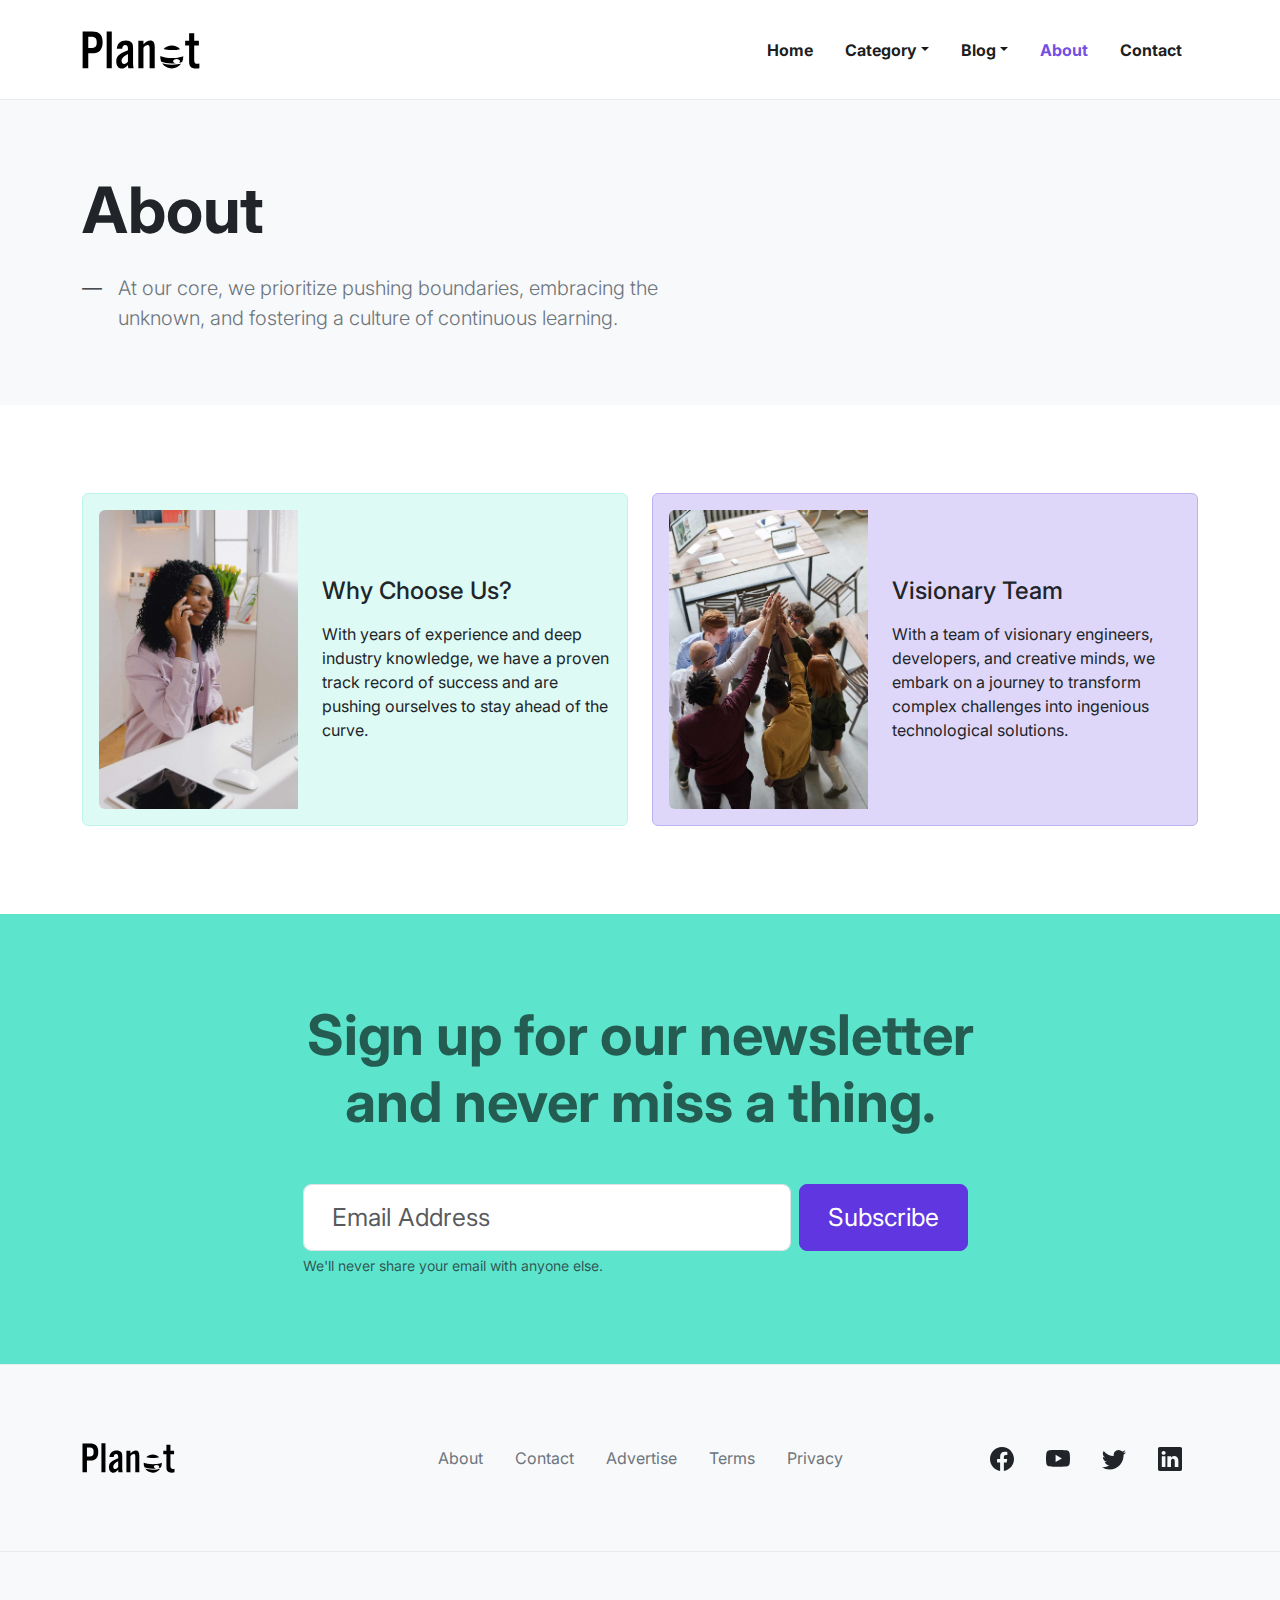
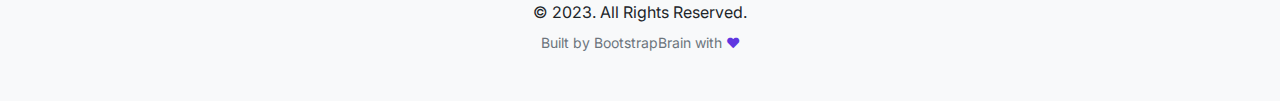
<file: planet-lite-1.0.2/about.html>
<!doctype html>
<html lang="en">

<head>
  <!-- Required Meta Tags -->
  <meta charset="utf-8">
  <meta name="viewport" content="width=device-width, initial-scale=1">

  <!-- Document Title, Description, and Author -->
  <title>About - Planet - Free Bootstrap Blog Template</title>
  <meta name="description" content="Planet is a Free Bootstrap Blog Template.">
  <meta name="author" content="BootstrapBrain">

  <!-- Favicon and Touch Icons -->
  <link rel="icon" type="image/png" sizes="512x512" href="./assets/favicon/favicon-512x512.png">

  <!-- Google Fonts Files -->
  <link rel="preconnect" href="https://fonts.googleapis.com">
  <link rel="preconnect" href="https://fonts.gstatic.com" crossorigin>
  <link href="https://fonts.googleapis.com/css2?family=Inter:wght@100;200;300;400;500;600;700;800;900&display=swap" rel="stylesheet">

  <!-- CSS Files -->
  <link rel="stylesheet" href="./assets/css/planet-bsb.css">

  <!-- BSB Head -->
</head>

<body>

  <!-- Header -->
  <header id="header" class="sticky-top bsb-tpl-header-sticky bsb-tpl-header-sticky-animationX">

    <!-- Navbar 1 - Bootstrap Brain Component -->
    <nav class="navbar navbar-expand-lg bsb-navbar bsb-navbar-hover bsb-navbar-caret bsb-tpl-navbar-sticky bg-white border-bottom border-light-subtle" data-bsb-sticky-target="#header">
      <div class="container">
        <a class="navbar-brand" href="index.html">
          <img src="./assets/img/branding/planet-logo.svg" class="bsb-tpl-logo" alt="">
        </a>
        <button class="navbar-toggler border-0" type="button" data-bs-toggle="offcanvas" data-bs-target="#offcanvasNavbar" aria-controls="offcanvasNavbar">
          <svg xmlns="http://www.w3.org/2000/svg" width="24" height="24" fill="currentColor" class="bi bi-list" viewBox="0 0 16 16">
            <path fill-rule="evenodd" d="M2.5 12a.5.5 0 0 1 .5-.5h10a.5.5 0 0 1 0 1H3a.5.5 0 0 1-.5-.5zm0-4a.5.5 0 0 1 .5-.5h10a.5.5 0 0 1 0 1H3a.5.5 0 0 1-.5-.5zm0-4a.5.5 0 0 1 .5-.5h10a.5.5 0 0 1 0 1H3a.5.5 0 0 1-.5-.5z" />
          </svg>
        </button>
        <div class="offcanvas offcanvas-end" tabindex="-1" id="offcanvasNavbar" aria-labelledby="offcanvasNavbarLabel">
          <div class="offcanvas-header">
            <h5 class="offcanvas-title" id="offcanvasNavbarLabel">Menu</h5>
            <button type="button" class="btn-close" data-bs-dismiss="offcanvas" aria-label="Close"></button>
          </div>
          <div class="offcanvas-body">
            <ul class="navbar-nav justify-content-end flex-grow-1">
              <li class="nav-item">
                <a class="nav-link" aria-current="page" href="index.html">Home</a>
              </li>
              <li class="nav-item dropdown">
                <a class="nav-link dropdown-toggle" href="#!" id="categoryDropdown" role="button" data-bs-toggle="dropdown" aria-expanded="false">Category</a>
                <ul class="dropdown-menu border-0 shadow bsb-zoomIn" aria-labelledby="categoryDropdown">
                  <li><a class="dropdown-item" href="category.html">Health</a></li>
                  <li><a class="dropdown-item" href="category.html">Relationships</a></li>
                  <li><a class="dropdown-item" href="category.html">Finance</a></li>
                  <li><a class="dropdown-item" href="category.html">Entrepreneurship</a></li>
                  <li><a class="dropdown-item" href="category.html">Fashion</a></li>
                </ul>
              </li>
              <li class="nav-item dropdown">
                <a class="nav-link dropdown-toggle" href="#!" id="blogDropdown" role="button" data-bs-toggle="dropdown" aria-expanded="false">Blog</a>
                <ul class="dropdown-menu border-0 shadow bsb-zoomIn" aria-labelledby="blogDropdown">
                  <li><a class="dropdown-item" href="single.html">Single Post</a></li>
                  <li><a class="dropdown-item" href="page.html">Single Page</a></li>
                </ul>
              </li>
              <li class="nav-item">
                <a class="nav-link active" href="about.html">About</a>
              </li>
              <li class="nav-item">
                <a class="nav-link" href="contact.html">Contact</a>
              </li>
            </ul>
          </div>
        </div>
      </div>
    </nav>

  </header>

  <!-- Featured 1 - Bootstrap Brain Component -->
  <section class="py-3 py-md-5 py-xl-8 bg-light">
    <div class="container">
      <div class="row justify-content-md-center">
        <div class="col-12">
          <h2 class="display-3 fw-bold mb-4">About</h2>
          <div class="row">
            <div class="col-12 col-md-11 col-lg-8 col-xl-7 col-xxl-6 d-flex gap-3">
              <p class="lead m-0">—</p>
              <p class="lead text-secondary m-0">At our core, we prioritize pushing boundaries, embracing the unknown, and fostering a culture of continuous learning.</p>
            </div>
          </div>
        </div>
      </div>
    </div>
  </section>

  <!-- Main -->
  <main id="main">

    <!-- About 4 - Bootstrap Brain Component -->
    <section class="py-3 py-md-5 py-xl-10">
      <div class="container">
        <div class="row gy-3 gy-md-4 gy-lg-0">
          <div class="col-12 col-lg-6">
            <div class="card bg-accent-subtle border-accent-subtle p-3 m-0">
              <div class="row gy-3 gy-md-0 align-items-md-center">
                <div class="col-md-5">
                  <img src="./assets/img/about/about-img-2.jpg" class="img-fluid rounded-start" alt="...">
                </div>
                <div class="col-md-7">
                  <div class="card-body p-0">
                    <h2 class="card-title h4 mb-3">Why Choose Us?</h2>
                    <p class="card-text">With years of experience and deep industry knowledge, we have a proven track record of success and are pushing ourselves to stay ahead of the curve.</p>
                  </div>
                </div>
              </div>
            </div>
          </div>
          <div class="col-12 col-lg-6">
            <div class="card bg-primary-subtle border-primary-subtle p-3 m-0">
              <div class="row gy-3 gy-md-0 align-items-md-center">
                <div class="col-md-5">
                  <img src="./assets/img/about/about-img-1.jpg" class="img-fluid rounded-start" alt="...">
                </div>
                <div class="col-md-7">
                  <div class="card-body p-0">
                    <h2 class="card-title h4 mb-3">Visionary Team</h2>
                    <p class="card-text">With a team of visionary engineers, developers, and creative minds, we embark on a journey to transform complex challenges into ingenious technological solutions.</p>
                  </div>
                </div>
              </div>
            </div>
          </div>
        </div>
      </div>
    </section>

    <!-- Newsletter 1 - Bootstrap Brain Component -->
    <section class="py-3 py-md-5 py-xl-10 bsb-section-py-xxl-1 bg-accent">
      <div class="container">
        <div class="row justify-content-md-center">
          <div class="col-12 col-md-9 col-lg-8 col-xl-8 col-xxl-7">
            <h2 class="display-4 fw-bold mb-4 mb-md-5 mb-xxl-6 text-center text-accent-emphasis">Sign up for our newsletter and never miss a thing.</h2>
          </div>
        </div>
        <div class="row justify-content-md-center">
          <div class="col-12 col-md-10 col-lg-9 col-xl-8 col-xxl-7">
            <form class="row gy-3 gy-lg-0 gx-lg-2 justify-content-center">
              <div class="col-12 col-lg-8">
                <label for="email-newsletter-component" class="visually-hidden">Email Address</label>
                <input type="email" class="form-control bsb-form-control-3xl" id="email-newsletter-component" value="" placeholder="Email Address" aria-label="email-newsletter-component" aria-describedby="email-newsletter-help" required>
                <div id="email-newsletter-help" class="form-text text-center text-lg-start">We'll never share your email with anyone else.</div>
              </div>
              <div class="col-12 col-lg-3 text-center text-lg-start">
                <button type="submit" class="btn btn-primary bsb-btn-3xl">Subscribe</button>
              </div>
            </form>
          </div>
        </div>
      </div>
    </section>

  </main>

  <!-- Footer 6 - Bootstrap Brain Component -->
  <footer class="footer">

    <!-- Widgets - Bootstrap Brain Component -->
    <div class="bg-light py-3 py-md-5 py-xl-8 border-top border-light-subtle">
      <div class="container overflow-hidden">
        <div class="row gy-3 gy-md-5 gy-xl-0 align-items-sm-center">
          <div class="col-xs-12 col-sm-6 col-xl-3 order-0 order-xl-0">
            <div class="footer-logo-wrapper text-center text-sm-start">
              <a href="#!">
                <img src="./assets/img/branding/planet-logo.svg" alt="" class="bsb-tpl-logo-footer">
              </a>
            </div>
          </div>

          <div class="col-xs-12 col-xl-6 order-2 order-xl-1">
            <ul class="nav justify-content-center">
              <li class="nav-item">
                <a class="nav-link link-secondary px-2 px-md-3" href="#!">About</a>
              </li>
              <li class="nav-item">
                <a class="nav-link link-secondary px-2 px-md-3" href="#!">Contact</a>
              </li>
              <li class="nav-item">
                <a class="nav-link link-secondary px-2 px-md-3" href="#!">Advertise</a>
              </li>
              <li class="nav-item">
                <a class="nav-link link-secondary px-2 px-md-3" href="#!">Terms</a>
              </li>
              <li class="nav-item">
                <a class="nav-link link-secondary px-2 px-md-3" href="#!">Privacy</a>
              </li>
            </ul>
          </div>

          <div class="col-xs-12 col-sm-6 col-xl-3 order-1 order-xl-2">
            <ul class="nav justify-content-center justify-content-sm-end">
              <li class="nav-item">
                <a class="nav-link link-dark px-3" href="#!">
                  <svg xmlns="http://www.w3.org/2000/svg" width="24" height="24" fill="currentColor" class="bi bi-facebook" viewBox="0 0 16 16">
                    <path d="M16 8.049c0-4.446-3.582-8.05-8-8.05C3.58 0-.002 3.603-.002 8.05c0 4.017 2.926 7.347 6.75 7.951v-5.625h-2.03V8.05H6.75V6.275c0-2.017 1.195-3.131 3.022-3.131.876 0 1.791.157 1.791.157v1.98h-1.009c-.993 0-1.303.621-1.303 1.258v1.51h2.218l-.354 2.326H9.25V16c3.824-.604 6.75-3.934 6.75-7.951z" />
                  </svg>
                </a>
              </li>
              <li class="nav-item">
                <a class="nav-link link-dark px-3" href="#!">
                  <svg xmlns="http://www.w3.org/2000/svg" width="24" height="24" fill="currentColor" class="bi bi-youtube" viewBox="0 0 16 16">
                    <path d="M8.051 1.999h.089c.822.003 4.987.033 6.11.335a2.01 2.01 0 0 1 1.415 1.42c.101.38.172.883.22 1.402l.01.104.022.26.008.104c.065.914.073 1.77.074 1.957v.075c-.001.194-.01 1.108-.082 2.06l-.008.105-.009.104c-.05.572-.124 1.14-.235 1.558a2.007 2.007 0 0 1-1.415 1.42c-1.16.312-5.569.334-6.18.335h-.142c-.309 0-1.587-.006-2.927-.052l-.17-.006-.087-.004-.171-.007-.171-.007c-1.11-.049-2.167-.128-2.654-.26a2.007 2.007 0 0 1-1.415-1.419c-.111-.417-.185-.986-.235-1.558L.09 9.82l-.008-.104A31.4 31.4 0 0 1 0 7.68v-.123c.002-.215.01-.958.064-1.778l.007-.103.003-.052.008-.104.022-.26.01-.104c.048-.519.119-1.023.22-1.402a2.007 2.007 0 0 1 1.415-1.42c.487-.13 1.544-.21 2.654-.26l.17-.007.172-.006.086-.003.171-.007A99.788 99.788 0 0 1 7.858 2h.193zM6.4 5.209v4.818l4.157-2.408L6.4 5.209z" />
                  </svg>
                </a>
              </li>
              <li class="nav-item">
                <a class="nav-link link-dark px-3" href="#!">
                  <svg xmlns="http://www.w3.org/2000/svg" width="24" height="24" fill="currentColor" class="bi bi-twitter" viewBox="0 0 16 16">
                    <path d="M5.026 15c6.038 0 9.341-5.003 9.341-9.334 0-.14 0-.282-.006-.422A6.685 6.685 0 0 0 16 3.542a6.658 6.658 0 0 1-1.889.518 3.301 3.301 0 0 0 1.447-1.817 6.533 6.533 0 0 1-2.087.793A3.286 3.286 0 0 0 7.875 6.03a9.325 9.325 0 0 1-6.767-3.429 3.289 3.289 0 0 0 1.018 4.382A3.323 3.323 0 0 1 .64 6.575v.045a3.288 3.288 0 0 0 2.632 3.218 3.203 3.203 0 0 1-.865.115 3.23 3.23 0 0 1-.614-.057 3.283 3.283 0 0 0 3.067 2.277A6.588 6.588 0 0 1 .78 13.58a6.32 6.32 0 0 1-.78-.045A9.344 9.344 0 0 0 5.026 15z" />
                  </svg>
                </a>
              </li>
              <li class="nav-item">
                <a class="nav-link link-dark px-3" href="#!">
                  <svg xmlns="http://www.w3.org/2000/svg" width="24" height="24" fill="currentColor" class="bi bi-linkedin" viewBox="0 0 16 16">
                    <path d="M0 1.146C0 .513.526 0 1.175 0h13.65C15.474 0 16 .513 16 1.146v13.708c0 .633-.526 1.146-1.175 1.146H1.175C.526 16 0 15.487 0 14.854V1.146zm4.943 12.248V6.169H2.542v7.225h2.401zm-1.2-8.212c.837 0 1.358-.554 1.358-1.248-.015-.709-.52-1.248-1.342-1.248-.822 0-1.359.54-1.359 1.248 0 .694.521 1.248 1.327 1.248h.016zm4.908 8.212V9.359c0-.216.016-.432.08-.586.173-.431.568-.878 1.232-.878.869 0 1.216.662 1.216 1.634v3.865h2.401V9.25c0-2.22-1.184-3.252-2.764-3.252-1.274 0-1.845.7-2.165 1.193v.025h-.016a5.54 5.54 0 0 1 .016-.025V6.169h-2.4c.03.678 0 7.225 0 7.225h2.4z" />
                  </svg>
                </a>
              </li>
            </ul>
          </div>
        </div>
      </div>
    </div>

    <!-- Copyright - Bootstrap Brain Component -->
    <div class="bg-light py-3 py-md-5 border-top border-light-subtle">
      <div class="container overflow-hidden">
        <div class="row">
          <div class="col">
            <div class="footer-copyright-wrapper text-center">
              &copy; 2023. All Rights Reserved.
            </div>
            <div class="credits text-secondary text-center mt-2 fs-7">
              Built by <a href="https://bootstrapbrain.com/" class="link-secondary text-decoration-none">BootstrapBrain</a> with <span class="text-primary">&#9829;</span>
            </div>
          </div>
        </div>
      </div>
    </div>

  </footer>

  <!-- Javascript Files: Vendors -->
  <script src="https://unpkg.com/bootstrap@5.3.3/dist/js/bootstrap.bundle.min.js"></script>

  <!-- Javascript Files: Controllers -->
  <script src="./assets/controller/planet-bsb.js"></script>

  <!-- BSB Body End -->
</body>

</html>
</file>
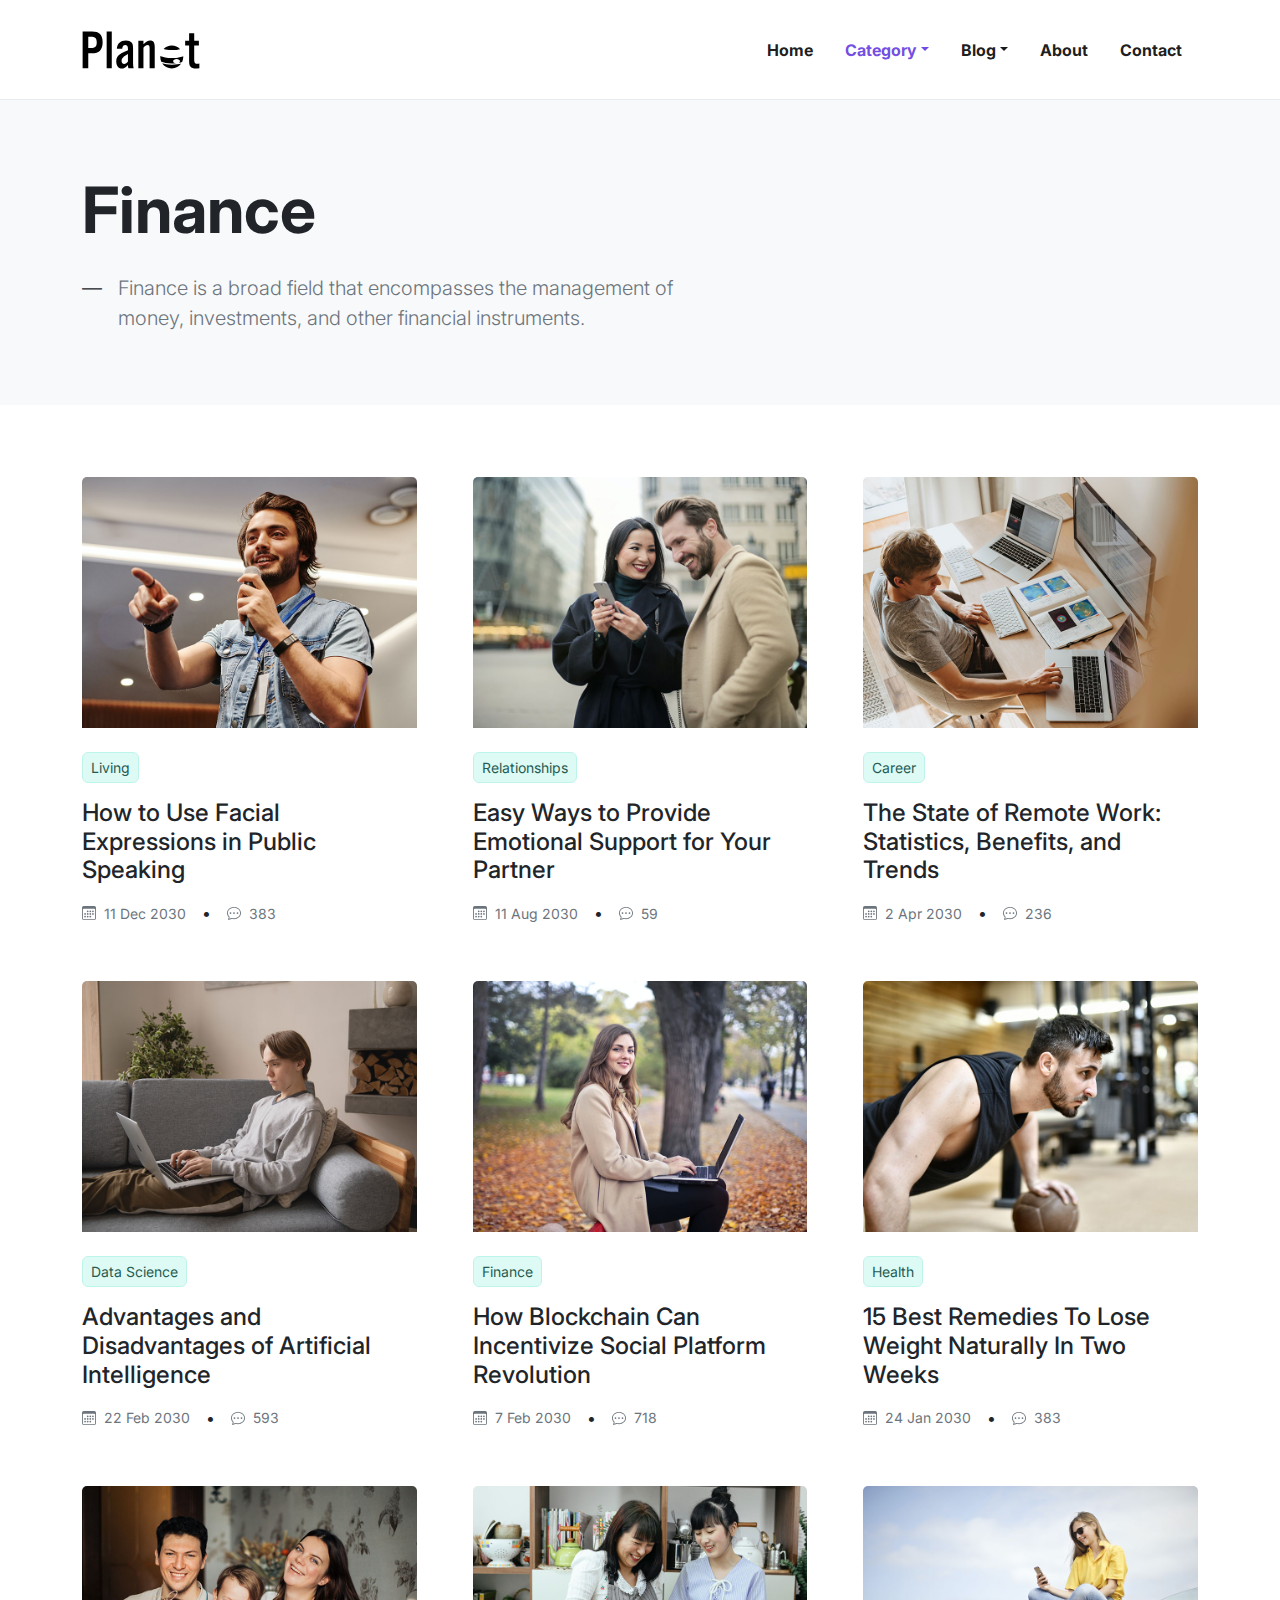
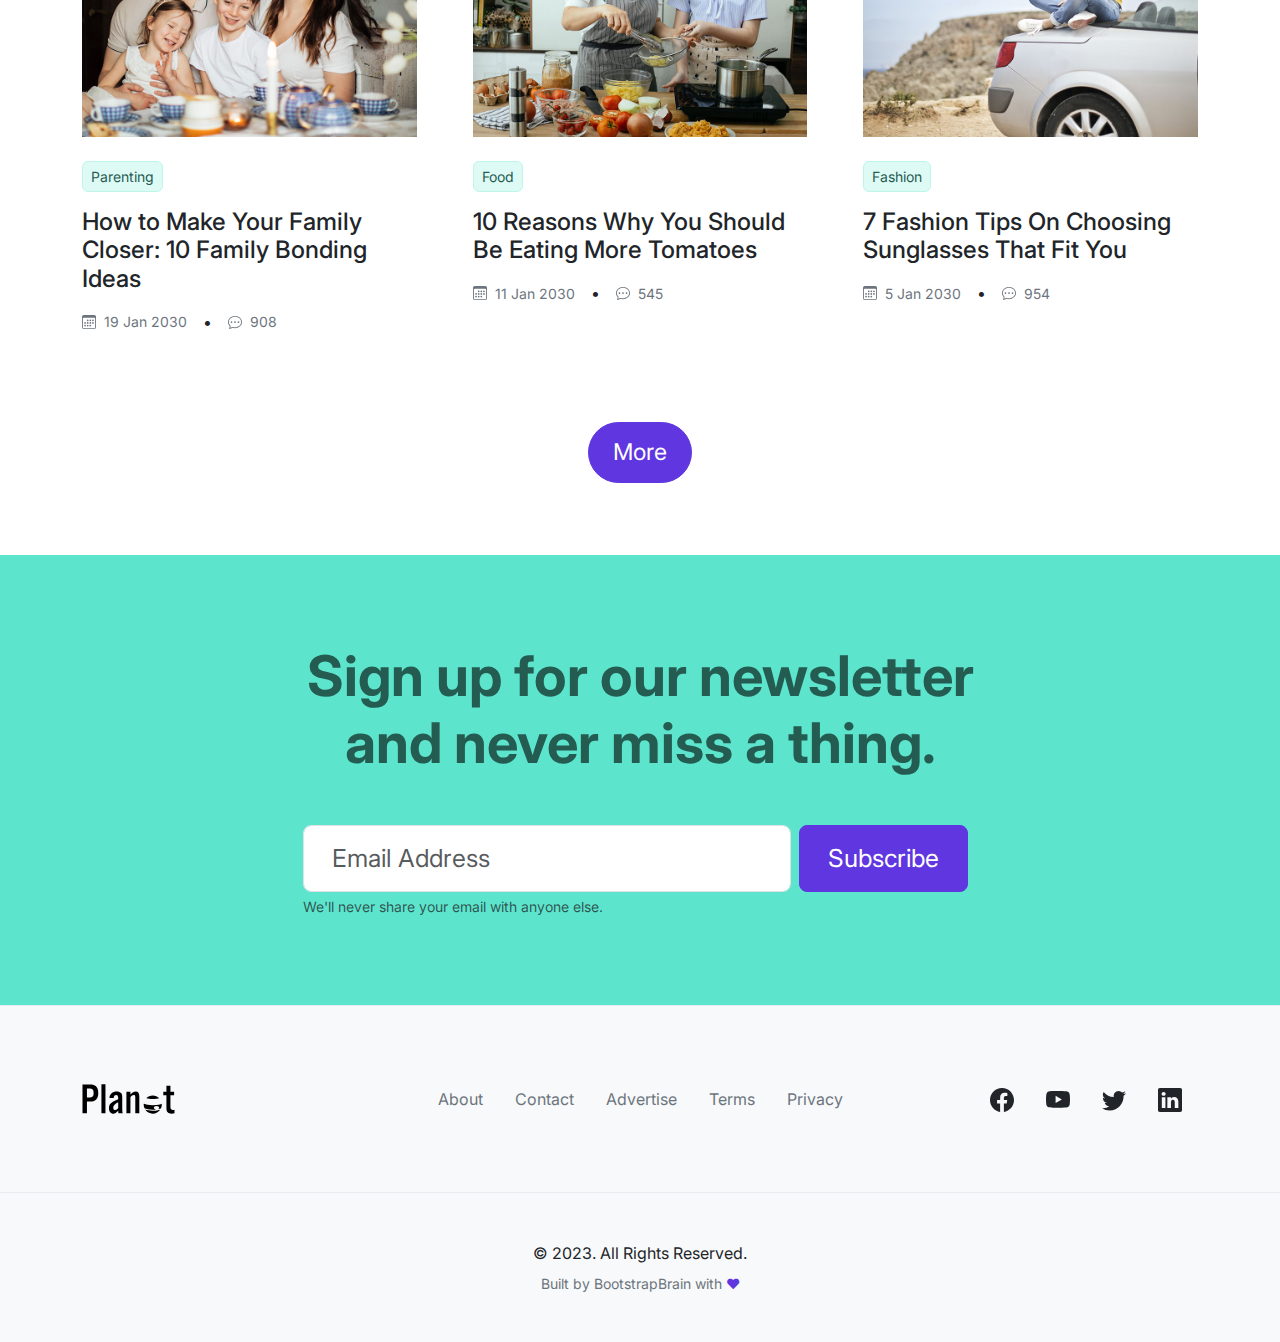
<file: planet-lite-1.0.2/category.html>
<!doctype html>
<html lang="en">

<head>
  <!-- Required Meta Tags -->
  <meta charset="utf-8">
  <meta name="viewport" content="width=device-width, initial-scale=1">

  <!-- Document Title, Description, and Author -->
  <title>Finance - Planet - Free Bootstrap Blog Template</title>
  <meta name="description" content="Planet is a Free Bootstrap Blog Template.">
  <meta name="author" content="BootstrapBrain">

  <!-- Favicon and Touch Icons -->
  <link rel="icon" type="image/png" sizes="512x512" href="./assets/favicon/favicon-512x512.png">

  <!-- Google Fonts Files -->
  <link rel="preconnect" href="https://fonts.googleapis.com">
  <link rel="preconnect" href="https://fonts.gstatic.com" crossorigin>
  <link href="https://fonts.googleapis.com/css2?family=Inter:wght@100;200;300;400;500;600;700;800;900&display=swap" rel="stylesheet">

  <!-- CSS Files -->
  <link rel="stylesheet" href="./assets/css/planet-bsb.css">

  <!-- BSB Head -->
</head>

<body>

  <!-- Header -->
  <header id="header" class="sticky-top bsb-tpl-header-sticky bsb-tpl-header-sticky-animationX">

    <!-- Navbar 1 - Bootstrap Brain Component -->
    <nav class="navbar navbar-expand-lg bsb-navbar bsb-navbar-hover bsb-navbar-caret bsb-tpl-navbar-sticky bg-white border-bottom border-light-subtle" data-bsb-sticky-target="#header">
      <div class="container">
        <a class="navbar-brand" href="index.html">
          <img src="./assets/img/branding/planet-logo.svg" class="bsb-tpl-logo" alt="">
        </a>
        <button class="navbar-toggler border-0" type="button" data-bs-toggle="offcanvas" data-bs-target="#offcanvasNavbar" aria-controls="offcanvasNavbar">
          <svg xmlns="http://www.w3.org/2000/svg" width="24" height="24" fill="currentColor" class="bi bi-list" viewBox="0 0 16 16">
            <path fill-rule="evenodd" d="M2.5 12a.5.5 0 0 1 .5-.5h10a.5.5 0 0 1 0 1H3a.5.5 0 0 1-.5-.5zm0-4a.5.5 0 0 1 .5-.5h10a.5.5 0 0 1 0 1H3a.5.5 0 0 1-.5-.5zm0-4a.5.5 0 0 1 .5-.5h10a.5.5 0 0 1 0 1H3a.5.5 0 0 1-.5-.5z" />
          </svg>
        </button>
        <div class="offcanvas offcanvas-end" tabindex="-1" id="offcanvasNavbar" aria-labelledby="offcanvasNavbarLabel">
          <div class="offcanvas-header">
            <h5 class="offcanvas-title" id="offcanvasNavbarLabel">Menu</h5>
            <button type="button" class="btn-close" data-bs-dismiss="offcanvas" aria-label="Close"></button>
          </div>
          <div class="offcanvas-body">
            <ul class="navbar-nav justify-content-end flex-grow-1">
              <li class="nav-item">
                <a class="nav-link" aria-current="page" href="index.html">Home</a>
              </li>
              <li class="nav-item dropdown">
                <a class="nav-link dropdown-toggle active" href="#!" id="categoryDropdown" role="button" data-bs-toggle="dropdown" aria-expanded="false">Category</a>
                <ul class="dropdown-menu border-0 shadow bsb-zoomIn" aria-labelledby="categoryDropdown">
                  <li><a class="dropdown-item" href="category.html">Health</a></li>
                  <li><a class="dropdown-item" href="category.html">Relationships</a></li>
                  <li><a class="dropdown-item active" href="category.html">Finance</a></li>
                  <li><a class="dropdown-item" href="category.html">Entrepreneurship</a></li>
                  <li><a class="dropdown-item" href="category.html">Fashion</a></li>
                </ul>
              </li>
              <li class="nav-item dropdown">
                <a class="nav-link dropdown-toggle" href="#!" id="blogDropdown" role="button" data-bs-toggle="dropdown" aria-expanded="false">Blog</a>
                <ul class="dropdown-menu border-0 shadow bsb-zoomIn" aria-labelledby="blogDropdown">
                  <li><a class="dropdown-item" href="single.html">Single Post</a></li>
                  <li><a class="dropdown-item" href="page.html">Single Page</a></li>
                </ul>
              </li>
              <li class="nav-item">
                <a class="nav-link" href="about.html">About</a>
              </li>
              <li class="nav-item">
                <a class="nav-link" href="contact.html">Contact</a>
              </li>
            </ul>
          </div>
        </div>
      </div>
    </nav>

  </header>

  <!-- Featured 1 - Bootstrap Brain Component -->
  <section class="py-3 py-md-5 py-xl-8 bg-light">
    <div class="container">
      <div class="row justify-content-md-center">
        <div class="col-12">
          <h2 class="display-3 fw-bold mb-4">Finance</h2>
          <div class="row">
            <div class="col-12 col-md-11 col-lg-8 col-xl-7 col-xxl-6 d-flex gap-3">
              <p class="lead m-0">—</p>
              <p class="lead text-secondary m-0">Finance is a broad field that encompasses the management of money, investments, and other financial instruments.</p>
            </div>
          </div>
        </div>
      </div>
    </div>
  </section>

  <!-- Main -->
  <main id="main">

    <!-- Blog 5 - Bootstrap Brain Component -->
    <div class="bsb-blog-5 py-3 py-md-5 py-xl-8 bsb-section-py-xxl-1">
      <div class="container overflow-hidden">
        <div class="row gy-4 gy-md-5 gx-xl-6 gy-xl-6 gx-xxl-9 gy-xxl-9">
          <div class="col-12 col-lg-4">
            <article>
              <div class="card border-0 bg-transparent">
                <figure class="card-img-top mb-4 overflow-hidden bsb-overlay-hover">
                  <a href="#!">
                    <img class="img-fluid bsb-scale bsb-hover-scale-up" loading="lazy" src="./assets/img/blog/blog-img-1.jpg" alt="">
                  </a>
                  <figcaption>
                    <svg xmlns="http://www.w3.org/2000/svg" width="32" height="32" fill="currentColor" class="bi bi-eye text-white bsb-hover-fadeInLeft" viewBox="0 0 16 16">
                      <path d="M16 8s-3-5.5-8-5.5S0 8 0 8s3 5.5 8 5.5S16 8 16 8zM1.173 8a13.133 13.133 0 0 1 1.66-2.043C4.12 4.668 5.88 3.5 8 3.5c2.12 0 3.879 1.168 5.168 2.457A13.133 13.133 0 0 1 14.828 8c-.058.087-.122.183-.195.288-.335.48-.83 1.12-1.465 1.755C11.879 11.332 10.119 12.5 8 12.5c-2.12 0-3.879-1.168-5.168-2.457A13.134 13.134 0 0 1 1.172 8z" />
                      <path d="M8 5.5a2.5 2.5 0 1 0 0 5 2.5 2.5 0 0 0 0-5zM4.5 8a3.5 3.5 0 1 1 7 0 3.5 3.5 0 0 1-7 0z" />
                    </svg>
                    <h4 class="h6 text-white bsb-hover-fadeInRight mt-2">Read More</h4>
                  </figcaption>
                </figure>
                <div class="card-body m-0 p-0">
                  <div class="entry-header mb-3">
                    <ul class="entry-meta list-unstyled d-flex mb-3">
                      <li>
                        <a class="d-inline-flex px-2 py-1 link-accent text-accent-emphasis bg-accent-subtle border border-accent-subtle rounded-2 text-decoration-none fs-7" href="#!">Living</a>
                      </li>
                    </ul>
                    <h2 class="card-title entry-title h4 m-0">
                      <a class="link-dark text-decoration-none" href="#!">How to Use Facial Expressions in Public Speaking</a>
                    </h2>
                  </div>
                </div>
                <div class="card-footer border-0 bg-transparent p-0 m-0">
                  <ul class="entry-meta list-unstyled d-flex align-items-center m-0">
                    <li>
                      <a class="fs-7 link-secondary text-decoration-none d-flex align-items-center" href="#!">
                        <svg xmlns="http://www.w3.org/2000/svg" width="14" height="14" fill="currentColor" class="bi bi-calendar3" viewBox="0 0 16 16">
                          <path d="M14 0H2a2 2 0 0 0-2 2v12a2 2 0 0 0 2 2h12a2 2 0 0 0 2-2V2a2 2 0 0 0-2-2zM1 3.857C1 3.384 1.448 3 2 3h12c.552 0 1 .384 1 .857v10.286c0 .473-.448.857-1 .857H2c-.552 0-1-.384-1-.857V3.857z" />
                          <path d="M6.5 7a1 1 0 1 0 0-2 1 1 0 0 0 0 2zm3 0a1 1 0 1 0 0-2 1 1 0 0 0 0 2zm3 0a1 1 0 1 0 0-2 1 1 0 0 0 0 2zm-9 3a1 1 0 1 0 0-2 1 1 0 0 0 0 2zm3 0a1 1 0 1 0 0-2 1 1 0 0 0 0 2zm3 0a1 1 0 1 0 0-2 1 1 0 0 0 0 2zm3 0a1 1 0 1 0 0-2 1 1 0 0 0 0 2zm-9 3a1 1 0 1 0 0-2 1 1 0 0 0 0 2zm3 0a1 1 0 1 0 0-2 1 1 0 0 0 0 2zm3 0a1 1 0 1 0 0-2 1 1 0 0 0 0 2z" />
                        </svg>
                        <span class="ms-2 fs-7">11 Dec 2030</span>
                      </a>
                    </li>
                    <li>
                      <span class="px-3">&bull;</span>
                    </li>
                    <li>
                      <a class="link-secondary text-decoration-none d-flex align-items-center" href="#!">
                        <svg xmlns="http://www.w3.org/2000/svg" width="14" height="14" fill="currentColor" class="bi bi-chat-dots" viewBox="0 0 16 16">
                          <path d="M5 8a1 1 0 1 1-2 0 1 1 0 0 1 2 0zm4 0a1 1 0 1 1-2 0 1 1 0 0 1 2 0zm3 1a1 1 0 1 0 0-2 1 1 0 0 0 0 2z" />
                          <path d="m2.165 15.803.02-.004c1.83-.363 2.948-.842 3.468-1.105A9.06 9.06 0 0 0 8 15c4.418 0 8-3.134 8-7s-3.582-7-8-7-8 3.134-8 7c0 1.76.743 3.37 1.97 4.6a10.437 10.437 0 0 1-.524 2.318l-.003.011a10.722 10.722 0 0 1-.244.637c-.079.186.074.394.273.362a21.673 21.673 0 0 0 .693-.125zm.8-3.108a1 1 0 0 0-.287-.801C1.618 10.83 1 9.468 1 8c0-3.192 3.004-6 7-6s7 2.808 7 6c0 3.193-3.004 6-7 6a8.06 8.06 0 0 1-2.088-.272 1 1 0 0 0-.711.074c-.387.196-1.24.57-2.634.893a10.97 10.97 0 0 0 .398-2z" />
                        </svg>
                        <span class="ms-2 fs-7">383</span>
                      </a>
                    </li>
                  </ul>
                </div>
              </div>
            </article>
          </div>
          <div class="col-12 col-lg-4">
            <article>
              <div class="card border-0 bg-transparent">
                <figure class="card-img-top mb-4 overflow-hidden bsb-overlay-hover">
                  <a href="#!">
                    <img class="img-fluid bsb-scale bsb-hover-scale-up" loading="lazy" src="./assets/img/blog/blog-img-2.jpg" alt="">
                  </a>
                  <figcaption>
                    <svg xmlns="http://www.w3.org/2000/svg" width="32" height="32" fill="currentColor" class="bi bi-eye text-white bsb-hover-fadeInLeft" viewBox="0 0 16 16">
                      <path d="M16 8s-3-5.5-8-5.5S0 8 0 8s3 5.5 8 5.5S16 8 16 8zM1.173 8a13.133 13.133 0 0 1 1.66-2.043C4.12 4.668 5.88 3.5 8 3.5c2.12 0 3.879 1.168 5.168 2.457A13.133 13.133 0 0 1 14.828 8c-.058.087-.122.183-.195.288-.335.48-.83 1.12-1.465 1.755C11.879 11.332 10.119 12.5 8 12.5c-2.12 0-3.879-1.168-5.168-2.457A13.134 13.134 0 0 1 1.172 8z" />
                      <path d="M8 5.5a2.5 2.5 0 1 0 0 5 2.5 2.5 0 0 0 0-5zM4.5 8a3.5 3.5 0 1 1 7 0 3.5 3.5 0 0 1-7 0z" />
                    </svg>
                    <h4 class="h6 text-white bsb-hover-fadeInRight mt-2">Read More</h4>
                  </figcaption>
                </figure>
                <div class="card-body m-0 p-0">
                  <div class="entry-header mb-3">
                    <ul class="entry-meta list-unstyled d-flex mb-3">
                      <li>
                        <a class="d-inline-flex px-2 py-1 link-accent text-accent-emphasis bg-accent-subtle border border-accent-subtle rounded-2 text-decoration-none fs-7" href="#!">Relationships</a>
                      </li>
                    </ul>
                    <h2 class="card-title entry-title h4 m-0">
                      <a class="link-dark text-decoration-none" href="#!">Easy Ways to Provide Emotional Support for Your Partner</a>
                    </h2>
                  </div>
                </div>
                <div class="card-footer border-0 bg-transparent p-0 m-0">
                  <ul class="entry-meta list-unstyled d-flex align-items-center m-0">
                    <li>
                      <a class="fs-7 link-secondary text-decoration-none d-flex align-items-center" href="#!">
                        <svg xmlns="http://www.w3.org/2000/svg" width="14" height="14" fill="currentColor" class="bi bi-calendar3" viewBox="0 0 16 16">
                          <path d="M14 0H2a2 2 0 0 0-2 2v12a2 2 0 0 0 2 2h12a2 2 0 0 0 2-2V2a2 2 0 0 0-2-2zM1 3.857C1 3.384 1.448 3 2 3h12c.552 0 1 .384 1 .857v10.286c0 .473-.448.857-1 .857H2c-.552 0-1-.384-1-.857V3.857z" />
                          <path d="M6.5 7a1 1 0 1 0 0-2 1 1 0 0 0 0 2zm3 0a1 1 0 1 0 0-2 1 1 0 0 0 0 2zm3 0a1 1 0 1 0 0-2 1 1 0 0 0 0 2zm-9 3a1 1 0 1 0 0-2 1 1 0 0 0 0 2zm3 0a1 1 0 1 0 0-2 1 1 0 0 0 0 2zm3 0a1 1 0 1 0 0-2 1 1 0 0 0 0 2zm3 0a1 1 0 1 0 0-2 1 1 0 0 0 0 2zm-9 3a1 1 0 1 0 0-2 1 1 0 0 0 0 2zm3 0a1 1 0 1 0 0-2 1 1 0 0 0 0 2zm3 0a1 1 0 1 0 0-2 1 1 0 0 0 0 2z" />
                        </svg>
                        <span class="ms-2 fs-7">11 Aug 2030</span>
                      </a>
                    </li>
                    <li>
                      <span class="px-3">&bull;</span>
                    </li>
                    <li>
                      <a class="link-secondary text-decoration-none d-flex align-items-center" href="#!">
                        <svg xmlns="http://www.w3.org/2000/svg" width="14" height="14" fill="currentColor" class="bi bi-chat-dots" viewBox="0 0 16 16">
                          <path d="M5 8a1 1 0 1 1-2 0 1 1 0 0 1 2 0zm4 0a1 1 0 1 1-2 0 1 1 0 0 1 2 0zm3 1a1 1 0 1 0 0-2 1 1 0 0 0 0 2z" />
                          <path d="m2.165 15.803.02-.004c1.83-.363 2.948-.842 3.468-1.105A9.06 9.06 0 0 0 8 15c4.418 0 8-3.134 8-7s-3.582-7-8-7-8 3.134-8 7c0 1.76.743 3.37 1.97 4.6a10.437 10.437 0 0 1-.524 2.318l-.003.011a10.722 10.722 0 0 1-.244.637c-.079.186.074.394.273.362a21.673 21.673 0 0 0 .693-.125zm.8-3.108a1 1 0 0 0-.287-.801C1.618 10.83 1 9.468 1 8c0-3.192 3.004-6 7-6s7 2.808 7 6c0 3.193-3.004 6-7 6a8.06 8.06 0 0 1-2.088-.272 1 1 0 0 0-.711.074c-.387.196-1.24.57-2.634.893a10.97 10.97 0 0 0 .398-2z" />
                        </svg>
                        <span class="ms-2 fs-7">59</span>
                      </a>
                    </li>
                  </ul>
                </div>
              </div>
            </article>
          </div>
          <div class="col-12 col-lg-4">
            <article>
              <div class="card border-0 bg-transparent">
                <figure class="card-img-top mb-4 overflow-hidden bsb-overlay-hover">
                  <a href="#!">
                    <img class="img-fluid bsb-scale bsb-hover-scale-up" loading="lazy" src="./assets/img/blog/blog-img-3.jpg" alt="">
                  </a>
                  <figcaption>
                    <svg xmlns="http://www.w3.org/2000/svg" width="32" height="32" fill="currentColor" class="bi bi-eye text-white bsb-hover-fadeInLeft" viewBox="0 0 16 16">
                      <path d="M16 8s-3-5.5-8-5.5S0 8 0 8s3 5.5 8 5.5S16 8 16 8zM1.173 8a13.133 13.133 0 0 1 1.66-2.043C4.12 4.668 5.88 3.5 8 3.5c2.12 0 3.879 1.168 5.168 2.457A13.133 13.133 0 0 1 14.828 8c-.058.087-.122.183-.195.288-.335.48-.83 1.12-1.465 1.755C11.879 11.332 10.119 12.5 8 12.5c-2.12 0-3.879-1.168-5.168-2.457A13.134 13.134 0 0 1 1.172 8z" />
                      <path d="M8 5.5a2.5 2.5 0 1 0 0 5 2.5 2.5 0 0 0 0-5zM4.5 8a3.5 3.5 0 1 1 7 0 3.5 3.5 0 0 1-7 0z" />
                    </svg>
                    <h4 class="h6 text-white bsb-hover-fadeInRight mt-2">Read More</h4>
                  </figcaption>
                </figure>
                <div class="card-body m-0 p-0">
                  <div class="entry-header mb-3">
                    <ul class="entry-meta list-unstyled d-flex mb-3">
                      <li>
                        <a class="d-inline-flex px-2 py-1 link-accent text-accent-emphasis bg-accent-subtle border border-accent-subtle rounded-2 text-decoration-none fs-7" href="#!">Career</a>
                      </li>
                    </ul>
                    <h2 class="card-title entry-title h4 m-0">
                      <a class="link-dark text-decoration-none" href="#!">The State of Remote Work: Statistics, Benefits, and Trends</a>
                    </h2>
                  </div>
                </div>
                <div class="card-footer border-0 bg-transparent p-0 m-0">
                  <ul class="entry-meta list-unstyled d-flex align-items-center m-0">
                    <li>
                      <a class="fs-7 link-secondary text-decoration-none d-flex align-items-center" href="#!">
                        <svg xmlns="http://www.w3.org/2000/svg" width="14" height="14" fill="currentColor" class="bi bi-calendar3" viewBox="0 0 16 16">
                          <path d="M14 0H2a2 2 0 0 0-2 2v12a2 2 0 0 0 2 2h12a2 2 0 0 0 2-2V2a2 2 0 0 0-2-2zM1 3.857C1 3.384 1.448 3 2 3h12c.552 0 1 .384 1 .857v10.286c0 .473-.448.857-1 .857H2c-.552 0-1-.384-1-.857V3.857z" />
                          <path d="M6.5 7a1 1 0 1 0 0-2 1 1 0 0 0 0 2zm3 0a1 1 0 1 0 0-2 1 1 0 0 0 0 2zm3 0a1 1 0 1 0 0-2 1 1 0 0 0 0 2zm-9 3a1 1 0 1 0 0-2 1 1 0 0 0 0 2zm3 0a1 1 0 1 0 0-2 1 1 0 0 0 0 2zm3 0a1 1 0 1 0 0-2 1 1 0 0 0 0 2zm3 0a1 1 0 1 0 0-2 1 1 0 0 0 0 2zm-9 3a1 1 0 1 0 0-2 1 1 0 0 0 0 2zm3 0a1 1 0 1 0 0-2 1 1 0 0 0 0 2zm3 0a1 1 0 1 0 0-2 1 1 0 0 0 0 2z" />
                        </svg>
                        <span class="ms-2 fs-7">2 Apr 2030</span>
                      </a>
                    </li>
                    <li>
                      <span class="px-3">&bull;</span>
                    </li>
                    <li>
                      <a class="link-secondary text-decoration-none d-flex align-items-center" href="#!">
                        <svg xmlns="http://www.w3.org/2000/svg" width="14" height="14" fill="currentColor" class="bi bi-chat-dots" viewBox="0 0 16 16">
                          <path d="M5 8a1 1 0 1 1-2 0 1 1 0 0 1 2 0zm4 0a1 1 0 1 1-2 0 1 1 0 0 1 2 0zm3 1a1 1 0 1 0 0-2 1 1 0 0 0 0 2z" />
                          <path d="m2.165 15.803.02-.004c1.83-.363 2.948-.842 3.468-1.105A9.06 9.06 0 0 0 8 15c4.418 0 8-3.134 8-7s-3.582-7-8-7-8 3.134-8 7c0 1.76.743 3.37 1.97 4.6a10.437 10.437 0 0 1-.524 2.318l-.003.011a10.722 10.722 0 0 1-.244.637c-.079.186.074.394.273.362a21.673 21.673 0 0 0 .693-.125zm.8-3.108a1 1 0 0 0-.287-.801C1.618 10.83 1 9.468 1 8c0-3.192 3.004-6 7-6s7 2.808 7 6c0 3.193-3.004 6-7 6a8.06 8.06 0 0 1-2.088-.272 1 1 0 0 0-.711.074c-.387.196-1.24.57-2.634.893a10.97 10.97 0 0 0 .398-2z" />
                        </svg>
                        <span class="ms-2 fs-7">236</span>
                      </a>
                    </li>
                  </ul>
                </div>
              </div>
            </article>
          </div>
          <div class="col-12 col-lg-4">
            <article>
              <div class="card border-0 bg-transparent">
                <figure class="card-img-top mb-4 overflow-hidden bsb-overlay-hover">
                  <a href="#!">
                    <img class="img-fluid bsb-scale bsb-hover-scale-up" loading="lazy" src="./assets/img/blog/blog-img-4.jpg" alt="">
                  </a>
                  <figcaption>
                    <svg xmlns="http://www.w3.org/2000/svg" width="32" height="32" fill="currentColor" class="bi bi-eye text-white bsb-hover-fadeInLeft" viewBox="0 0 16 16">
                      <path d="M16 8s-3-5.5-8-5.5S0 8 0 8s3 5.5 8 5.5S16 8 16 8zM1.173 8a13.133 13.133 0 0 1 1.66-2.043C4.12 4.668 5.88 3.5 8 3.5c2.12 0 3.879 1.168 5.168 2.457A13.133 13.133 0 0 1 14.828 8c-.058.087-.122.183-.195.288-.335.48-.83 1.12-1.465 1.755C11.879 11.332 10.119 12.5 8 12.5c-2.12 0-3.879-1.168-5.168-2.457A13.134 13.134 0 0 1 1.172 8z" />
                      <path d="M8 5.5a2.5 2.5 0 1 0 0 5 2.5 2.5 0 0 0 0-5zM4.5 8a3.5 3.5 0 1 1 7 0 3.5 3.5 0 0 1-7 0z" />
                    </svg>
                    <h4 class="h6 text-white bsb-hover-fadeInRight mt-2">Read More</h4>
                  </figcaption>
                </figure>
                <div class="card-body m-0 p-0">
                  <div class="entry-header mb-3">
                    <ul class="entry-meta list-unstyled d-flex mb-3">
                      <li>
                        <a class="d-inline-flex px-2 py-1 link-accent text-accent-emphasis bg-accent-subtle border border-accent-subtle rounded-2 text-decoration-none fs-7" href="#!">Data Science</a>
                      </li>
                    </ul>
                    <h2 class="card-title entry-title h4 m-0">
                      <a class="link-dark text-decoration-none" href="#!">Advantages and Disadvantages of Artificial Intelligence</a>
                    </h2>
                  </div>
                </div>
                <div class="card-footer border-0 bg-transparent p-0 m-0">
                  <ul class="entry-meta list-unstyled d-flex align-items-center m-0">
                    <li>
                      <a class="fs-7 link-secondary text-decoration-none d-flex align-items-center" href="#!">
                        <svg xmlns="http://www.w3.org/2000/svg" width="14" height="14" fill="currentColor" class="bi bi-calendar3" viewBox="0 0 16 16">
                          <path d="M14 0H2a2 2 0 0 0-2 2v12a2 2 0 0 0 2 2h12a2 2 0 0 0 2-2V2a2 2 0 0 0-2-2zM1 3.857C1 3.384 1.448 3 2 3h12c.552 0 1 .384 1 .857v10.286c0 .473-.448.857-1 .857H2c-.552 0-1-.384-1-.857V3.857z" />
                          <path d="M6.5 7a1 1 0 1 0 0-2 1 1 0 0 0 0 2zm3 0a1 1 0 1 0 0-2 1 1 0 0 0 0 2zm3 0a1 1 0 1 0 0-2 1 1 0 0 0 0 2zm-9 3a1 1 0 1 0 0-2 1 1 0 0 0 0 2zm3 0a1 1 0 1 0 0-2 1 1 0 0 0 0 2zm3 0a1 1 0 1 0 0-2 1 1 0 0 0 0 2zm3 0a1 1 0 1 0 0-2 1 1 0 0 0 0 2zm-9 3a1 1 0 1 0 0-2 1 1 0 0 0 0 2zm3 0a1 1 0 1 0 0-2 1 1 0 0 0 0 2zm3 0a1 1 0 1 0 0-2 1 1 0 0 0 0 2z" />
                        </svg>
                        <span class="ms-2 fs-7">22 Feb 2030</span>
                      </a>
                    </li>
                    <li>
                      <span class="px-3">&bull;</span>
                    </li>
                    <li>
                      <a class="link-secondary text-decoration-none d-flex align-items-center" href="#!">
                        <svg xmlns="http://www.w3.org/2000/svg" width="14" height="14" fill="currentColor" class="bi bi-chat-dots" viewBox="0 0 16 16">
                          <path d="M5 8a1 1 0 1 1-2 0 1 1 0 0 1 2 0zm4 0a1 1 0 1 1-2 0 1 1 0 0 1 2 0zm3 1a1 1 0 1 0 0-2 1 1 0 0 0 0 2z" />
                          <path d="m2.165 15.803.02-.004c1.83-.363 2.948-.842 3.468-1.105A9.06 9.06 0 0 0 8 15c4.418 0 8-3.134 8-7s-3.582-7-8-7-8 3.134-8 7c0 1.76.743 3.37 1.97 4.6a10.437 10.437 0 0 1-.524 2.318l-.003.011a10.722 10.722 0 0 1-.244.637c-.079.186.074.394.273.362a21.673 21.673 0 0 0 .693-.125zm.8-3.108a1 1 0 0 0-.287-.801C1.618 10.83 1 9.468 1 8c0-3.192 3.004-6 7-6s7 2.808 7 6c0 3.193-3.004 6-7 6a8.06 8.06 0 0 1-2.088-.272 1 1 0 0 0-.711.074c-.387.196-1.24.57-2.634.893a10.97 10.97 0 0 0 .398-2z" />
                        </svg>
                        <span class="ms-2 fs-7">593</span>
                      </a>
                    </li>
                  </ul>
                </div>
              </div>
            </article>
          </div>
          <div class="col-12 col-lg-4">
            <article>
              <div class="card border-0 bg-transparent">
                <figure class="card-img-top mb-4 overflow-hidden bsb-overlay-hover">
                  <a href="#!">
                    <img class="img-fluid bsb-scale bsb-hover-scale-up" loading="lazy" src="./assets/img/blog/blog-img-5.jpg" alt="">
                  </a>
                  <figcaption>
                    <svg xmlns="http://www.w3.org/2000/svg" width="32" height="32" fill="currentColor" class="bi bi-eye text-white bsb-hover-fadeInLeft" viewBox="0 0 16 16">
                      <path d="M16 8s-3-5.5-8-5.5S0 8 0 8s3 5.5 8 5.5S16 8 16 8zM1.173 8a13.133 13.133 0 0 1 1.66-2.043C4.12 4.668 5.88 3.5 8 3.5c2.12 0 3.879 1.168 5.168 2.457A13.133 13.133 0 0 1 14.828 8c-.058.087-.122.183-.195.288-.335.48-.83 1.12-1.465 1.755C11.879 11.332 10.119 12.5 8 12.5c-2.12 0-3.879-1.168-5.168-2.457A13.134 13.134 0 0 1 1.172 8z" />
                      <path d="M8 5.5a2.5 2.5 0 1 0 0 5 2.5 2.5 0 0 0 0-5zM4.5 8a3.5 3.5 0 1 1 7 0 3.5 3.5 0 0 1-7 0z" />
                    </svg>
                    <h4 class="h6 text-white bsb-hover-fadeInRight mt-2">Read More</h4>
                  </figcaption>
                </figure>
                <div class="card-body m-0 p-0">
                  <div class="entry-header mb-3">
                    <ul class="entry-meta list-unstyled d-flex mb-3">
                      <li>
                        <a class="d-inline-flex px-2 py-1 link-accent text-accent-emphasis bg-accent-subtle border border-accent-subtle rounded-2 text-decoration-none fs-7" href="#!">Finance</a>
                      </li>
                    </ul>
                    <h2 class="card-title entry-title h4 m-0">
                      <a class="link-dark text-decoration-none" href="#!">How Blockchain Can Incentivize Social Platform Revolution</a>
                    </h2>
                  </div>
                </div>
                <div class="card-footer border-0 bg-transparent p-0 m-0">
                  <ul class="entry-meta list-unstyled d-flex align-items-center m-0">
                    <li>
                      <a class="fs-7 link-secondary text-decoration-none d-flex align-items-center" href="#!">
                        <svg xmlns="http://www.w3.org/2000/svg" width="14" height="14" fill="currentColor" class="bi bi-calendar3" viewBox="0 0 16 16">
                          <path d="M14 0H2a2 2 0 0 0-2 2v12a2 2 0 0 0 2 2h12a2 2 0 0 0 2-2V2a2 2 0 0 0-2-2zM1 3.857C1 3.384 1.448 3 2 3h12c.552 0 1 .384 1 .857v10.286c0 .473-.448.857-1 .857H2c-.552 0-1-.384-1-.857V3.857z" />
                          <path d="M6.5 7a1 1 0 1 0 0-2 1 1 0 0 0 0 2zm3 0a1 1 0 1 0 0-2 1 1 0 0 0 0 2zm3 0a1 1 0 1 0 0-2 1 1 0 0 0 0 2zm-9 3a1 1 0 1 0 0-2 1 1 0 0 0 0 2zm3 0a1 1 0 1 0 0-2 1 1 0 0 0 0 2zm3 0a1 1 0 1 0 0-2 1 1 0 0 0 0 2zm3 0a1 1 0 1 0 0-2 1 1 0 0 0 0 2zm-9 3a1 1 0 1 0 0-2 1 1 0 0 0 0 2zm3 0a1 1 0 1 0 0-2 1 1 0 0 0 0 2zm3 0a1 1 0 1 0 0-2 1 1 0 0 0 0 2z" />
                        </svg>
                        <span class="ms-2 fs-7">7 Feb 2030</span>
                      </a>
                    </li>
                    <li>
                      <span class="px-3">&bull;</span>
                    </li>
                    <li>
                      <a class="link-secondary text-decoration-none d-flex align-items-center" href="#!">
                        <svg xmlns="http://www.w3.org/2000/svg" width="14" height="14" fill="currentColor" class="bi bi-chat-dots" viewBox="0 0 16 16">
                          <path d="M5 8a1 1 0 1 1-2 0 1 1 0 0 1 2 0zm4 0a1 1 0 1 1-2 0 1 1 0 0 1 2 0zm3 1a1 1 0 1 0 0-2 1 1 0 0 0 0 2z" />
                          <path d="m2.165 15.803.02-.004c1.83-.363 2.948-.842 3.468-1.105A9.06 9.06 0 0 0 8 15c4.418 0 8-3.134 8-7s-3.582-7-8-7-8 3.134-8 7c0 1.76.743 3.37 1.97 4.6a10.437 10.437 0 0 1-.524 2.318l-.003.011a10.722 10.722 0 0 1-.244.637c-.079.186.074.394.273.362a21.673 21.673 0 0 0 .693-.125zm.8-3.108a1 1 0 0 0-.287-.801C1.618 10.83 1 9.468 1 8c0-3.192 3.004-6 7-6s7 2.808 7 6c0 3.193-3.004 6-7 6a8.06 8.06 0 0 1-2.088-.272 1 1 0 0 0-.711.074c-.387.196-1.24.57-2.634.893a10.97 10.97 0 0 0 .398-2z" />
                        </svg>
                        <span class="ms-2 fs-7">718</span>
                      </a>
                    </li>
                  </ul>
                </div>
              </div>
            </article>
          </div>
          <div class="col-12 col-lg-4">
            <article>
              <div class="card border-0 bg-transparent">
                <figure class="card-img-top mb-4 overflow-hidden bsb-overlay-hover">
                  <a href="#!">
                    <img class="img-fluid bsb-scale bsb-hover-scale-up" loading="lazy" src="./assets/img/blog/blog-img-6.jpg" alt="">
                  </a>
                  <figcaption>
                    <svg xmlns="http://www.w3.org/2000/svg" width="32" height="32" fill="currentColor" class="bi bi-eye text-white bsb-hover-fadeInLeft" viewBox="0 0 16 16">
                      <path d="M16 8s-3-5.5-8-5.5S0 8 0 8s3 5.5 8 5.5S16 8 16 8zM1.173 8a13.133 13.133 0 0 1 1.66-2.043C4.12 4.668 5.88 3.5 8 3.5c2.12 0 3.879 1.168 5.168 2.457A13.133 13.133 0 0 1 14.828 8c-.058.087-.122.183-.195.288-.335.48-.83 1.12-1.465 1.755C11.879 11.332 10.119 12.5 8 12.5c-2.12 0-3.879-1.168-5.168-2.457A13.134 13.134 0 0 1 1.172 8z" />
                      <path d="M8 5.5a2.5 2.5 0 1 0 0 5 2.5 2.5 0 0 0 0-5zM4.5 8a3.5 3.5 0 1 1 7 0 3.5 3.5 0 0 1-7 0z" />
                    </svg>
                    <h4 class="h6 text-white bsb-hover-fadeInRight mt-2">Read More</h4>
                  </figcaption>
                </figure>
                <div class="card-body m-0 p-0">
                  <div class="entry-header mb-3">
                    <ul class="entry-meta list-unstyled d-flex mb-3">
                      <li>
                        <a class="d-inline-flex px-2 py-1 link-accent text-accent-emphasis bg-accent-subtle border border-accent-subtle rounded-2 text-decoration-none fs-7" href="#!">Health</a>
                      </li>
                    </ul>
                    <h2 class="card-title entry-title h4 m-0">
                      <a class="link-dark text-decoration-none" href="#!">15 Best Remedies To Lose Weight Naturally In Two Weeks</a>
                    </h2>
                  </div>
                </div>
                <div class="card-footer border-0 bg-transparent p-0 m-0">
                  <ul class="entry-meta list-unstyled d-flex align-items-center m-0">
                    <li>
                      <a class="fs-7 link-secondary text-decoration-none d-flex align-items-center" href="#!">
                        <svg xmlns="http://www.w3.org/2000/svg" width="14" height="14" fill="currentColor" class="bi bi-calendar3" viewBox="0 0 16 16">
                          <path d="M14 0H2a2 2 0 0 0-2 2v12a2 2 0 0 0 2 2h12a2 2 0 0 0 2-2V2a2 2 0 0 0-2-2zM1 3.857C1 3.384 1.448 3 2 3h12c.552 0 1 .384 1 .857v10.286c0 .473-.448.857-1 .857H2c-.552 0-1-.384-1-.857V3.857z" />
                          <path d="M6.5 7a1 1 0 1 0 0-2 1 1 0 0 0 0 2zm3 0a1 1 0 1 0 0-2 1 1 0 0 0 0 2zm3 0a1 1 0 1 0 0-2 1 1 0 0 0 0 2zm-9 3a1 1 0 1 0 0-2 1 1 0 0 0 0 2zm3 0a1 1 0 1 0 0-2 1 1 0 0 0 0 2zm3 0a1 1 0 1 0 0-2 1 1 0 0 0 0 2zm3 0a1 1 0 1 0 0-2 1 1 0 0 0 0 2zm-9 3a1 1 0 1 0 0-2 1 1 0 0 0 0 2zm3 0a1 1 0 1 0 0-2 1 1 0 0 0 0 2zm3 0a1 1 0 1 0 0-2 1 1 0 0 0 0 2z" />
                        </svg>
                        <span class="ms-2 fs-7">24 Jan 2030</span>
                      </a>
                    </li>
                    <li>
                      <span class="px-3">&bull;</span>
                    </li>
                    <li>
                      <a class="link-secondary text-decoration-none d-flex align-items-center" href="#!">
                        <svg xmlns="http://www.w3.org/2000/svg" width="14" height="14" fill="currentColor" class="bi bi-chat-dots" viewBox="0 0 16 16">
                          <path d="M5 8a1 1 0 1 1-2 0 1 1 0 0 1 2 0zm4 0a1 1 0 1 1-2 0 1 1 0 0 1 2 0zm3 1a1 1 0 1 0 0-2 1 1 0 0 0 0 2z" />
                          <path d="m2.165 15.803.02-.004c1.83-.363 2.948-.842 3.468-1.105A9.06 9.06 0 0 0 8 15c4.418 0 8-3.134 8-7s-3.582-7-8-7-8 3.134-8 7c0 1.76.743 3.37 1.97 4.6a10.437 10.437 0 0 1-.524 2.318l-.003.011a10.722 10.722 0 0 1-.244.637c-.079.186.074.394.273.362a21.673 21.673 0 0 0 .693-.125zm.8-3.108a1 1 0 0 0-.287-.801C1.618 10.83 1 9.468 1 8c0-3.192 3.004-6 7-6s7 2.808 7 6c0 3.193-3.004 6-7 6a8.06 8.06 0 0 1-2.088-.272 1 1 0 0 0-.711.074c-.387.196-1.24.57-2.634.893a10.97 10.97 0 0 0 .398-2z" />
                        </svg>
                        <span class="ms-2 fs-7">383</span>
                      </a>
                    </li>
                  </ul>
                </div>
              </div>
            </article>
          </div>
          <div class="col-12 col-lg-4">
            <article>
              <div class="card border-0 bg-transparent">
                <figure class="card-img-top mb-4 overflow-hidden bsb-overlay-hover">
                  <a href="#!">
                    <img class="img-fluid bsb-scale bsb-hover-scale-up" loading="lazy" src="./assets/img/blog/blog-img-7.jpg" alt="">
                  </a>
                  <figcaption>
                    <svg xmlns="http://www.w3.org/2000/svg" width="32" height="32" fill="currentColor" class="bi bi-eye text-white bsb-hover-fadeInLeft" viewBox="0 0 16 16">
                      <path d="M16 8s-3-5.5-8-5.5S0 8 0 8s3 5.5 8 5.5S16 8 16 8zM1.173 8a13.133 13.133 0 0 1 1.66-2.043C4.12 4.668 5.88 3.5 8 3.5c2.12 0 3.879 1.168 5.168 2.457A13.133 13.133 0 0 1 14.828 8c-.058.087-.122.183-.195.288-.335.48-.83 1.12-1.465 1.755C11.879 11.332 10.119 12.5 8 12.5c-2.12 0-3.879-1.168-5.168-2.457A13.134 13.134 0 0 1 1.172 8z" />
                      <path d="M8 5.5a2.5 2.5 0 1 0 0 5 2.5 2.5 0 0 0 0-5zM4.5 8a3.5 3.5 0 1 1 7 0 3.5 3.5 0 0 1-7 0z" />
                    </svg>
                    <h4 class="h6 text-white bsb-hover-fadeInRight mt-2">Read More</h4>
                  </figcaption>
                </figure>
                <div class="card-body m-0 p-0">
                  <div class="entry-header mb-3">
                    <ul class="entry-meta list-unstyled d-flex mb-3">
                      <li>
                        <a class="d-inline-flex px-2 py-1 link-accent text-accent-emphasis bg-accent-subtle border border-accent-subtle rounded-2 text-decoration-none fs-7" href="#!">Parenting</a>
                      </li>
                    </ul>
                    <h2 class="card-title entry-title h4 m-0">
                      <a class="link-dark text-decoration-none" href="#!">How to Make Your Family Closer: 10 Family Bonding Ideas</a>
                    </h2>
                  </div>
                </div>
                <div class="card-footer border-0 bg-transparent p-0 m-0">
                  <ul class="entry-meta list-unstyled d-flex align-items-center m-0">
                    <li>
                      <a class="fs-7 link-secondary text-decoration-none d-flex align-items-center" href="#!">
                        <svg xmlns="http://www.w3.org/2000/svg" width="14" height="14" fill="currentColor" class="bi bi-calendar3" viewBox="0 0 16 16">
                          <path d="M14 0H2a2 2 0 0 0-2 2v12a2 2 0 0 0 2 2h12a2 2 0 0 0 2-2V2a2 2 0 0 0-2-2zM1 3.857C1 3.384 1.448 3 2 3h12c.552 0 1 .384 1 .857v10.286c0 .473-.448.857-1 .857H2c-.552 0-1-.384-1-.857V3.857z" />
                          <path d="M6.5 7a1 1 0 1 0 0-2 1 1 0 0 0 0 2zm3 0a1 1 0 1 0 0-2 1 1 0 0 0 0 2zm3 0a1 1 0 1 0 0-2 1 1 0 0 0 0 2zm-9 3a1 1 0 1 0 0-2 1 1 0 0 0 0 2zm3 0a1 1 0 1 0 0-2 1 1 0 0 0 0 2zm3 0a1 1 0 1 0 0-2 1 1 0 0 0 0 2zm3 0a1 1 0 1 0 0-2 1 1 0 0 0 0 2zm-9 3a1 1 0 1 0 0-2 1 1 0 0 0 0 2zm3 0a1 1 0 1 0 0-2 1 1 0 0 0 0 2zm3 0a1 1 0 1 0 0-2 1 1 0 0 0 0 2z" />
                        </svg>
                        <span class="ms-2 fs-7">19 Jan 2030</span>
                      </a>
                    </li>
                    <li>
                      <span class="px-3">&bull;</span>
                    </li>
                    <li>
                      <a class="link-secondary text-decoration-none d-flex align-items-center" href="#!">
                        <svg xmlns="http://www.w3.org/2000/svg" width="14" height="14" fill="currentColor" class="bi bi-chat-dots" viewBox="0 0 16 16">
                          <path d="M5 8a1 1 0 1 1-2 0 1 1 0 0 1 2 0zm4 0a1 1 0 1 1-2 0 1 1 0 0 1 2 0zm3 1a1 1 0 1 0 0-2 1 1 0 0 0 0 2z" />
                          <path d="m2.165 15.803.02-.004c1.83-.363 2.948-.842 3.468-1.105A9.06 9.06 0 0 0 8 15c4.418 0 8-3.134 8-7s-3.582-7-8-7-8 3.134-8 7c0 1.76.743 3.37 1.97 4.6a10.437 10.437 0 0 1-.524 2.318l-.003.011a10.722 10.722 0 0 1-.244.637c-.079.186.074.394.273.362a21.673 21.673 0 0 0 .693-.125zm.8-3.108a1 1 0 0 0-.287-.801C1.618 10.83 1 9.468 1 8c0-3.192 3.004-6 7-6s7 2.808 7 6c0 3.193-3.004 6-7 6a8.06 8.06 0 0 1-2.088-.272 1 1 0 0 0-.711.074c-.387.196-1.24.57-2.634.893a10.97 10.97 0 0 0 .398-2z" />
                        </svg>
                        <span class="ms-2 fs-7">908</span>
                      </a>
                    </li>
                  </ul>
                </div>
              </div>
            </article>
          </div>
          <div class="col-12 col-lg-4">
            <article>
              <div class="card border-0 bg-transparent">
                <figure class="card-img-top mb-4 overflow-hidden bsb-overlay-hover">
                  <a href="#!">
                    <img class="img-fluid bsb-scale bsb-hover-scale-up" loading="lazy" src="./assets/img/blog/blog-img-8.jpg" alt="">
                  </a>
                  <figcaption>
                    <svg xmlns="http://www.w3.org/2000/svg" width="32" height="32" fill="currentColor" class="bi bi-eye text-white bsb-hover-fadeInLeft" viewBox="0 0 16 16">
                      <path d="M16 8s-3-5.5-8-5.5S0 8 0 8s3 5.5 8 5.5S16 8 16 8zM1.173 8a13.133 13.133 0 0 1 1.66-2.043C4.12 4.668 5.88 3.5 8 3.5c2.12 0 3.879 1.168 5.168 2.457A13.133 13.133 0 0 1 14.828 8c-.058.087-.122.183-.195.288-.335.48-.83 1.12-1.465 1.755C11.879 11.332 10.119 12.5 8 12.5c-2.12 0-3.879-1.168-5.168-2.457A13.134 13.134 0 0 1 1.172 8z" />
                      <path d="M8 5.5a2.5 2.5 0 1 0 0 5 2.5 2.5 0 0 0 0-5zM4.5 8a3.5 3.5 0 1 1 7 0 3.5 3.5 0 0 1-7 0z" />
                    </svg>
                    <h4 class="h6 text-white bsb-hover-fadeInRight mt-2">Read More</h4>
                  </figcaption>
                </figure>
                <div class="card-body m-0 p-0">
                  <div class="entry-header mb-3">
                    <ul class="entry-meta list-unstyled d-flex mb-3">
                      <li>
                        <a class="d-inline-flex px-2 py-1 link-accent text-accent-emphasis bg-accent-subtle border border-accent-subtle rounded-2 text-decoration-none fs-7" href="#!">Food</a>
                      </li>
                    </ul>
                    <h2 class="card-title entry-title h4 m-0">
                      <a class="link-dark text-decoration-none" href="#!">10 Reasons Why You Should Be Eating More Tomatoes</a>
                    </h2>
                  </div>
                </div>
                <div class="card-footer border-0 bg-transparent p-0 m-0">
                  <ul class="entry-meta list-unstyled d-flex align-items-center m-0">
                    <li>
                      <a class="fs-7 link-secondary text-decoration-none d-flex align-items-center" href="#!">
                        <svg xmlns="http://www.w3.org/2000/svg" width="14" height="14" fill="currentColor" class="bi bi-calendar3" viewBox="0 0 16 16">
                          <path d="M14 0H2a2 2 0 0 0-2 2v12a2 2 0 0 0 2 2h12a2 2 0 0 0 2-2V2a2 2 0 0 0-2-2zM1 3.857C1 3.384 1.448 3 2 3h12c.552 0 1 .384 1 .857v10.286c0 .473-.448.857-1 .857H2c-.552 0-1-.384-1-.857V3.857z" />
                          <path d="M6.5 7a1 1 0 1 0 0-2 1 1 0 0 0 0 2zm3 0a1 1 0 1 0 0-2 1 1 0 0 0 0 2zm3 0a1 1 0 1 0 0-2 1 1 0 0 0 0 2zm-9 3a1 1 0 1 0 0-2 1 1 0 0 0 0 2zm3 0a1 1 0 1 0 0-2 1 1 0 0 0 0 2zm3 0a1 1 0 1 0 0-2 1 1 0 0 0 0 2zm3 0a1 1 0 1 0 0-2 1 1 0 0 0 0 2zm-9 3a1 1 0 1 0 0-2 1 1 0 0 0 0 2zm3 0a1 1 0 1 0 0-2 1 1 0 0 0 0 2zm3 0a1 1 0 1 0 0-2 1 1 0 0 0 0 2z" />
                        </svg>
                        <span class="ms-2 fs-7">11 Jan 2030</span>
                      </a>
                    </li>
                    <li>
                      <span class="px-3">&bull;</span>
                    </li>
                    <li>
                      <a class="link-secondary text-decoration-none d-flex align-items-center" href="#!">
                        <svg xmlns="http://www.w3.org/2000/svg" width="14" height="14" fill="currentColor" class="bi bi-chat-dots" viewBox="0 0 16 16">
                          <path d="M5 8a1 1 0 1 1-2 0 1 1 0 0 1 2 0zm4 0a1 1 0 1 1-2 0 1 1 0 0 1 2 0zm3 1a1 1 0 1 0 0-2 1 1 0 0 0 0 2z" />
                          <path d="m2.165 15.803.02-.004c1.83-.363 2.948-.842 3.468-1.105A9.06 9.06 0 0 0 8 15c4.418 0 8-3.134 8-7s-3.582-7-8-7-8 3.134-8 7c0 1.76.743 3.37 1.97 4.6a10.437 10.437 0 0 1-.524 2.318l-.003.011a10.722 10.722 0 0 1-.244.637c-.079.186.074.394.273.362a21.673 21.673 0 0 0 .693-.125zm.8-3.108a1 1 0 0 0-.287-.801C1.618 10.83 1 9.468 1 8c0-3.192 3.004-6 7-6s7 2.808 7 6c0 3.193-3.004 6-7 6a8.06 8.06 0 0 1-2.088-.272 1 1 0 0 0-.711.074c-.387.196-1.24.57-2.634.893a10.97 10.97 0 0 0 .398-2z" />
                        </svg>
                        <span class="ms-2 fs-7">545</span>
                      </a>
                    </li>
                  </ul>
                </div>
              </div>
            </article>
          </div>
          <div class="col-12 col-lg-4">
            <article>
              <div class="card border-0 bg-transparent">
                <figure class="card-img-top mb-4 overflow-hidden bsb-overlay-hover">
                  <a href="#!">
                    <img class="img-fluid bsb-scale bsb-hover-scale-up" loading="lazy" src="./assets/img/blog/blog-img-9.jpg" alt="">
                  </a>
                  <figcaption>
                    <svg xmlns="http://www.w3.org/2000/svg" width="32" height="32" fill="currentColor" class="bi bi-eye text-white bsb-hover-fadeInLeft" viewBox="0 0 16 16">
                      <path d="M16 8s-3-5.5-8-5.5S0 8 0 8s3 5.5 8 5.5S16 8 16 8zM1.173 8a13.133 13.133 0 0 1 1.66-2.043C4.12 4.668 5.88 3.5 8 3.5c2.12 0 3.879 1.168 5.168 2.457A13.133 13.133 0 0 1 14.828 8c-.058.087-.122.183-.195.288-.335.48-.83 1.12-1.465 1.755C11.879 11.332 10.119 12.5 8 12.5c-2.12 0-3.879-1.168-5.168-2.457A13.134 13.134 0 0 1 1.172 8z" />
                      <path d="M8 5.5a2.5 2.5 0 1 0 0 5 2.5 2.5 0 0 0 0-5zM4.5 8a3.5 3.5 0 1 1 7 0 3.5 3.5 0 0 1-7 0z" />
                    </svg>
                    <h4 class="h6 text-white bsb-hover-fadeInRight mt-2">Read More</h4>
                  </figcaption>
                </figure>
                <div class="card-body m-0 p-0">
                  <div class="entry-header mb-3">
                    <ul class="entry-meta list-unstyled d-flex mb-3">
                      <li>
                        <a class="d-inline-flex px-2 py-1 link-accent text-accent-emphasis bg-accent-subtle border border-accent-subtle rounded-2 text-decoration-none fs-7" href="#!">Fashion</a>
                      </li>
                    </ul>
                    <h2 class="card-title entry-title h4 m-0">
                      <a class="link-dark text-decoration-none" href="#!">7 Fashion Tips On Choosing Sunglasses That Fit You</a>
                    </h2>
                  </div>
                </div>
                <div class="card-footer border-0 bg-transparent p-0 m-0">
                  <ul class="entry-meta list-unstyled d-flex align-items-center m-0">
                    <li>
                      <a class="fs-7 link-secondary text-decoration-none d-flex align-items-center" href="#!">
                        <svg xmlns="http://www.w3.org/2000/svg" width="14" height="14" fill="currentColor" class="bi bi-calendar3" viewBox="0 0 16 16">
                          <path d="M14 0H2a2 2 0 0 0-2 2v12a2 2 0 0 0 2 2h12a2 2 0 0 0 2-2V2a2 2 0 0 0-2-2zM1 3.857C1 3.384 1.448 3 2 3h12c.552 0 1 .384 1 .857v10.286c0 .473-.448.857-1 .857H2c-.552 0-1-.384-1-.857V3.857z" />
                          <path d="M6.5 7a1 1 0 1 0 0-2 1 1 0 0 0 0 2zm3 0a1 1 0 1 0 0-2 1 1 0 0 0 0 2zm3 0a1 1 0 1 0 0-2 1 1 0 0 0 0 2zm-9 3a1 1 0 1 0 0-2 1 1 0 0 0 0 2zm3 0a1 1 0 1 0 0-2 1 1 0 0 0 0 2zm3 0a1 1 0 1 0 0-2 1 1 0 0 0 0 2zm3 0a1 1 0 1 0 0-2 1 1 0 0 0 0 2zm-9 3a1 1 0 1 0 0-2 1 1 0 0 0 0 2zm3 0a1 1 0 1 0 0-2 1 1 0 0 0 0 2zm3 0a1 1 0 1 0 0-2 1 1 0 0 0 0 2z" />
                        </svg>
                        <span class="ms-2 fs-7">5 Jan 2030</span>
                      </a>
                    </li>
                    <li>
                      <span class="px-3">&bull;</span>
                    </li>
                    <li>
                      <a class="link-secondary text-decoration-none d-flex align-items-center" href="#!">
                        <svg xmlns="http://www.w3.org/2000/svg" width="14" height="14" fill="currentColor" class="bi bi-chat-dots" viewBox="0 0 16 16">
                          <path d="M5 8a1 1 0 1 1-2 0 1 1 0 0 1 2 0zm4 0a1 1 0 1 1-2 0 1 1 0 0 1 2 0zm3 1a1 1 0 1 0 0-2 1 1 0 0 0 0 2z" />
                          <path d="m2.165 15.803.02-.004c1.83-.363 2.948-.842 3.468-1.105A9.06 9.06 0 0 0 8 15c4.418 0 8-3.134 8-7s-3.582-7-8-7-8 3.134-8 7c0 1.76.743 3.37 1.97 4.6a10.437 10.437 0 0 1-.524 2.318l-.003.011a10.722 10.722 0 0 1-.244.637c-.079.186.074.394.273.362a21.673 21.673 0 0 0 .693-.125zm.8-3.108a1 1 0 0 0-.287-.801C1.618 10.83 1 9.468 1 8c0-3.192 3.004-6 7-6s7 2.808 7 6c0 3.193-3.004 6-7 6a8.06 8.06 0 0 1-2.088-.272 1 1 0 0 0-.711.074c-.387.196-1.24.57-2.634.893a10.97 10.97 0 0 0 .398-2z" />
                        </svg>
                        <span class="ms-2 fs-7">954</span>
                      </a>
                    </li>
                  </ul>
                </div>
              </div>
            </article>
          </div>
        </div>
      </div>

      <div class="container">
        <div class="row">
          <div class="col text-center">
            <a href="#!" class="btn bsb-btn-2xl btn-primary rounded-pill mt-5 mt-xl-10">More</a>
          </div>
        </div>
      </div>
    </div>

    <!-- Newsletter 1 - Bootstrap Brain Component -->
    <section class="py-3 py-md-5 py-xl-10 bsb-section-py-xxl-1 bg-accent">
      <div class="container">
        <div class="row justify-content-md-center">
          <div class="col-12 col-md-9 col-lg-8 col-xl-8 col-xxl-7">
            <h2 class="display-4 fw-bold mb-4 mb-md-5 mb-xxl-6 text-center text-accent-emphasis">Sign up for our newsletter and never miss a thing.</h2>
          </div>
        </div>
        <div class="row justify-content-md-center">
          <div class="col-12 col-md-10 col-lg-9 col-xl-8 col-xxl-7">
            <form class="row gy-3 gy-lg-0 gx-lg-2 justify-content-center">
              <div class="col-12 col-lg-8">
                <label for="email-newsletter-component" class="visually-hidden">Email Address</label>
                <input type="email" class="form-control bsb-form-control-3xl" id="email-newsletter-component" value="" placeholder="Email Address" aria-label="email-newsletter-component" aria-describedby="email-newsletter-help" required>
                <div id="email-newsletter-help" class="form-text text-center text-lg-start">We'll never share your email with anyone else.</div>
              </div>
              <div class="col-12 col-lg-3 text-center text-lg-start">
                <button type="submit" class="btn btn-primary bsb-btn-3xl">Subscribe</button>
              </div>
            </form>
          </div>
        </div>
      </div>
    </section>

  </main>

  <!-- Footer 6 - Bootstrap Brain Component -->
  <footer class="footer">

    <!-- Widgets - Bootstrap Brain Component -->
    <div class="bg-light py-3 py-md-5 py-xl-8 border-top border-light-subtle">
      <div class="container overflow-hidden">
        <div class="row gy-3 gy-md-5 gy-xl-0 align-items-sm-center">
          <div class="col-xs-12 col-sm-6 col-xl-3 order-0 order-xl-0">
            <div class="footer-logo-wrapper text-center text-sm-start">
              <a href="#!">
                <img src="./assets/img/branding/planet-logo.svg" alt="" class="bsb-tpl-logo-footer">
              </a>
            </div>
          </div>

          <div class="col-xs-12 col-xl-6 order-2 order-xl-1">
            <ul class="nav justify-content-center">
              <li class="nav-item">
                <a class="nav-link link-secondary px-2 px-md-3" href="#!">About</a>
              </li>
              <li class="nav-item">
                <a class="nav-link link-secondary px-2 px-md-3" href="#!">Contact</a>
              </li>
              <li class="nav-item">
                <a class="nav-link link-secondary px-2 px-md-3" href="#!">Advertise</a>
              </li>
              <li class="nav-item">
                <a class="nav-link link-secondary px-2 px-md-3" href="#!">Terms</a>
              </li>
              <li class="nav-item">
                <a class="nav-link link-secondary px-2 px-md-3" href="#!">Privacy</a>
              </li>
            </ul>
          </div>

          <div class="col-xs-12 col-sm-6 col-xl-3 order-1 order-xl-2">
            <ul class="nav justify-content-center justify-content-sm-end">
              <li class="nav-item">
                <a class="nav-link link-dark px-3" href="#!">
                  <svg xmlns="http://www.w3.org/2000/svg" width="24" height="24" fill="currentColor" class="bi bi-facebook" viewBox="0 0 16 16">
                    <path d="M16 8.049c0-4.446-3.582-8.05-8-8.05C3.58 0-.002 3.603-.002 8.05c0 4.017 2.926 7.347 6.75 7.951v-5.625h-2.03V8.05H6.75V6.275c0-2.017 1.195-3.131 3.022-3.131.876 0 1.791.157 1.791.157v1.98h-1.009c-.993 0-1.303.621-1.303 1.258v1.51h2.218l-.354 2.326H9.25V16c3.824-.604 6.75-3.934 6.75-7.951z" />
                  </svg>
                </a>
              </li>
              <li class="nav-item">
                <a class="nav-link link-dark px-3" href="#!">
                  <svg xmlns="http://www.w3.org/2000/svg" width="24" height="24" fill="currentColor" class="bi bi-youtube" viewBox="0 0 16 16">
                    <path d="M8.051 1.999h.089c.822.003 4.987.033 6.11.335a2.01 2.01 0 0 1 1.415 1.42c.101.38.172.883.22 1.402l.01.104.022.26.008.104c.065.914.073 1.77.074 1.957v.075c-.001.194-.01 1.108-.082 2.06l-.008.105-.009.104c-.05.572-.124 1.14-.235 1.558a2.007 2.007 0 0 1-1.415 1.42c-1.16.312-5.569.334-6.18.335h-.142c-.309 0-1.587-.006-2.927-.052l-.17-.006-.087-.004-.171-.007-.171-.007c-1.11-.049-2.167-.128-2.654-.26a2.007 2.007 0 0 1-1.415-1.419c-.111-.417-.185-.986-.235-1.558L.09 9.82l-.008-.104A31.4 31.4 0 0 1 0 7.68v-.123c.002-.215.01-.958.064-1.778l.007-.103.003-.052.008-.104.022-.26.01-.104c.048-.519.119-1.023.22-1.402a2.007 2.007 0 0 1 1.415-1.42c.487-.13 1.544-.21 2.654-.26l.17-.007.172-.006.086-.003.171-.007A99.788 99.788 0 0 1 7.858 2h.193zM6.4 5.209v4.818l4.157-2.408L6.4 5.209z" />
                  </svg>
                </a>
              </li>
              <li class="nav-item">
                <a class="nav-link link-dark px-3" href="#!">
                  <svg xmlns="http://www.w3.org/2000/svg" width="24" height="24" fill="currentColor" class="bi bi-twitter" viewBox="0 0 16 16">
                    <path d="M5.026 15c6.038 0 9.341-5.003 9.341-9.334 0-.14 0-.282-.006-.422A6.685 6.685 0 0 0 16 3.542a6.658 6.658 0 0 1-1.889.518 3.301 3.301 0 0 0 1.447-1.817 6.533 6.533 0 0 1-2.087.793A3.286 3.286 0 0 0 7.875 6.03a9.325 9.325 0 0 1-6.767-3.429 3.289 3.289 0 0 0 1.018 4.382A3.323 3.323 0 0 1 .64 6.575v.045a3.288 3.288 0 0 0 2.632 3.218 3.203 3.203 0 0 1-.865.115 3.23 3.23 0 0 1-.614-.057 3.283 3.283 0 0 0 3.067 2.277A6.588 6.588 0 0 1 .78 13.58a6.32 6.32 0 0 1-.78-.045A9.344 9.344 0 0 0 5.026 15z" />
                  </svg>
                </a>
              </li>
              <li class="nav-item">
                <a class="nav-link link-dark px-3" href="#!">
                  <svg xmlns="http://www.w3.org/2000/svg" width="24" height="24" fill="currentColor" class="bi bi-linkedin" viewBox="0 0 16 16">
                    <path d="M0 1.146C0 .513.526 0 1.175 0h13.65C15.474 0 16 .513 16 1.146v13.708c0 .633-.526 1.146-1.175 1.146H1.175C.526 16 0 15.487 0 14.854V1.146zm4.943 12.248V6.169H2.542v7.225h2.401zm-1.2-8.212c.837 0 1.358-.554 1.358-1.248-.015-.709-.52-1.248-1.342-1.248-.822 0-1.359.54-1.359 1.248 0 .694.521 1.248 1.327 1.248h.016zm4.908 8.212V9.359c0-.216.016-.432.08-.586.173-.431.568-.878 1.232-.878.869 0 1.216.662 1.216 1.634v3.865h2.401V9.25c0-2.22-1.184-3.252-2.764-3.252-1.274 0-1.845.7-2.165 1.193v.025h-.016a5.54 5.54 0 0 1 .016-.025V6.169h-2.4c.03.678 0 7.225 0 7.225h2.4z" />
                  </svg>
                </a>
              </li>
            </ul>
          </div>
        </div>
      </div>
    </div>

    <!-- Copyright - Bootstrap Brain Component -->
    <div class="bg-light py-3 py-md-5 border-top border-light-subtle">
      <div class="container overflow-hidden">
        <div class="row">
          <div class="col">
            <div class="footer-copyright-wrapper text-center">
              &copy; 2023. All Rights Reserved.
            </div>
            <div class="credits text-secondary text-center mt-2 fs-7">
              Built by <a href="https://bootstrapbrain.com/" class="link-secondary text-decoration-none">BootstrapBrain</a> with <span class="text-primary">&#9829;</span>
            </div>
          </div>
        </div>
      </div>
    </div>

  </footer>

  <!-- Javascript Files: Vendors -->
  <script src="https://unpkg.com/bootstrap@5.3.3/dist/js/bootstrap.bundle.min.js"></script>

  <!-- Javascript Files: Controllers -->
  <script src="./assets/controller/planet-bsb.js"></script>

  <!-- BSB Body End -->
</body>

</html>
</file>
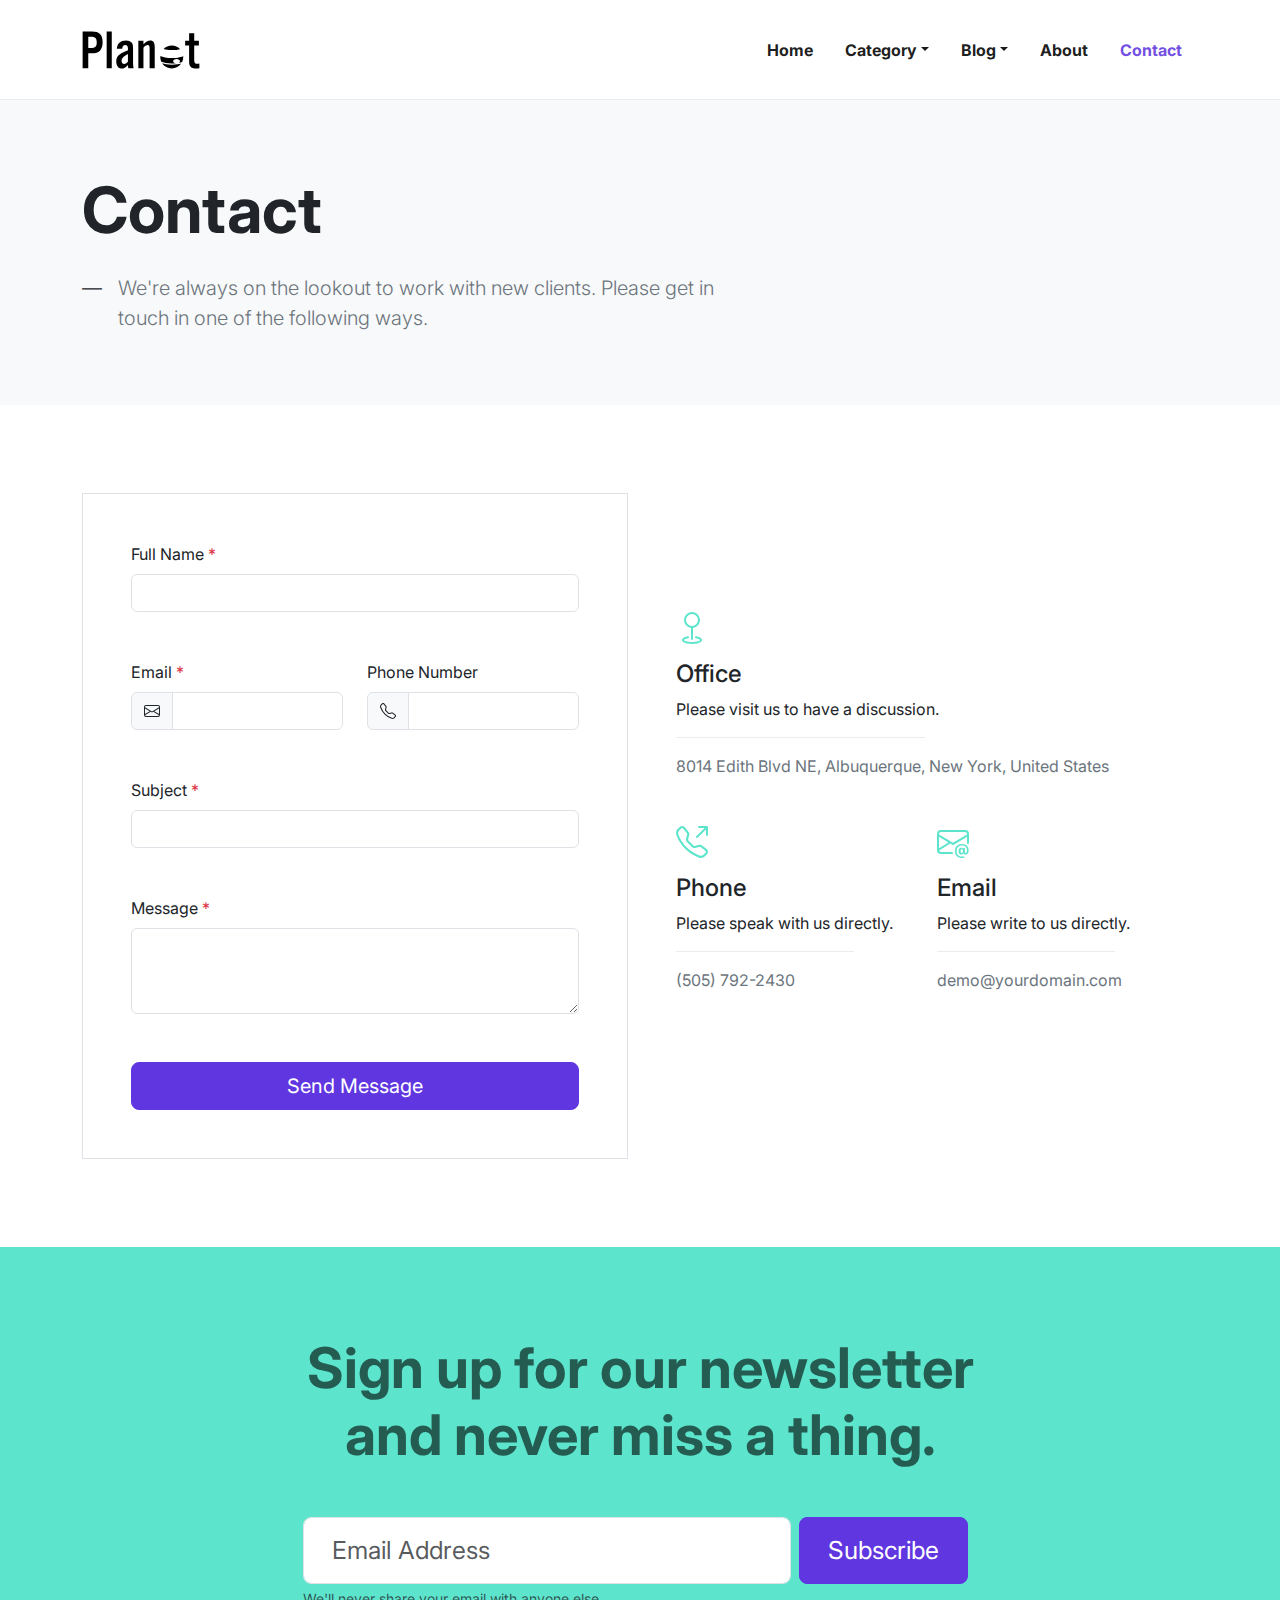
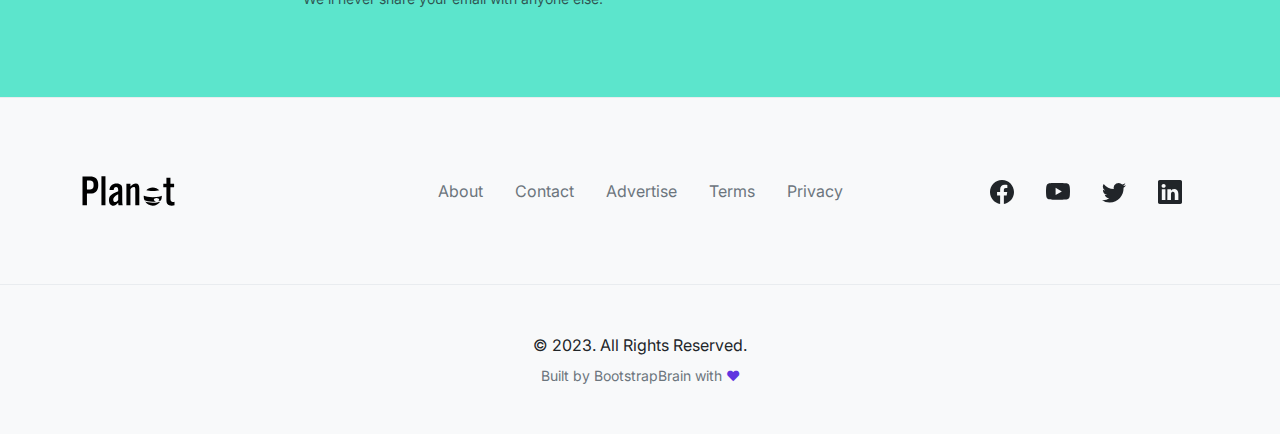
<file: planet-lite-1.0.2/contact.html>
<!doctype html>
<html lang="en">

<head>
  <!-- Required Meta Tags -->
  <meta charset="utf-8">
  <meta name="viewport" content="width=device-width, initial-scale=1">

  <!-- Document Title, Description, and Author -->
  <title>Contact - Planet - Free Bootstrap Blog Template</title>
  <meta name="description" content="Planet is a Free Bootstrap Blog Template.">
  <meta name="author" content="BootstrapBrain">

  <!-- Favicon and Touch Icons -->
  <link rel="icon" type="image/png" sizes="512x512" href="./assets/favicon/favicon-512x512.png">

  <!-- Google Fonts Files -->
  <link rel="preconnect" href="https://fonts.googleapis.com">
  <link rel="preconnect" href="https://fonts.gstatic.com" crossorigin>
  <link href="https://fonts.googleapis.com/css2?family=Inter:wght@100;200;300;400;500;600;700;800;900&display=swap" rel="stylesheet">

  <!-- CSS Files -->
  <link rel="stylesheet" href="./assets/css/planet-bsb.css">

  <!-- BSB Head -->
</head>

<body>

  <!-- Header -->
  <header id="header" class="sticky-top bsb-tpl-header-sticky bsb-tpl-header-sticky-animationX">

    <!-- Navbar 1 - Bootstrap Brain Component -->
    <nav class="navbar navbar-expand-lg bsb-navbar bsb-navbar-hover bsb-navbar-caret bsb-tpl-navbar-sticky bg-white border-bottom border-light-subtle" data-bsb-sticky-target="#header">
      <div class="container">
        <a class="navbar-brand" href="index.html">
          <img src="./assets/img/branding/planet-logo.svg" class="bsb-tpl-logo" alt="">
        </a>
        <button class="navbar-toggler border-0" type="button" data-bs-toggle="offcanvas" data-bs-target="#offcanvasNavbar" aria-controls="offcanvasNavbar">
          <svg xmlns="http://www.w3.org/2000/svg" width="24" height="24" fill="currentColor" class="bi bi-list" viewBox="0 0 16 16">
            <path fill-rule="evenodd" d="M2.5 12a.5.5 0 0 1 .5-.5h10a.5.5 0 0 1 0 1H3a.5.5 0 0 1-.5-.5zm0-4a.5.5 0 0 1 .5-.5h10a.5.5 0 0 1 0 1H3a.5.5 0 0 1-.5-.5zm0-4a.5.5 0 0 1 .5-.5h10a.5.5 0 0 1 0 1H3a.5.5 0 0 1-.5-.5z" />
          </svg>
        </button>
        <div class="offcanvas offcanvas-end" tabindex="-1" id="offcanvasNavbar" aria-labelledby="offcanvasNavbarLabel">
          <div class="offcanvas-header">
            <h5 class="offcanvas-title" id="offcanvasNavbarLabel">Menu</h5>
            <button type="button" class="btn-close" data-bs-dismiss="offcanvas" aria-label="Close"></button>
          </div>
          <div class="offcanvas-body">
            <ul class="navbar-nav justify-content-end flex-grow-1">
              <li class="nav-item">
                <a class="nav-link" aria-current="page" href="index.html">Home</a>
              </li>
              <li class="nav-item dropdown">
                <a class="nav-link dropdown-toggle" href="#!" id="categoryDropdown" role="button" data-bs-toggle="dropdown" aria-expanded="false">Category</a>
                <ul class="dropdown-menu border-0 shadow bsb-zoomIn" aria-labelledby="categoryDropdown">
                  <li><a class="dropdown-item" href="category.html">Health</a></li>
                  <li><a class="dropdown-item" href="category.html">Relationships</a></li>
                  <li><a class="dropdown-item" href="category.html">Finance</a></li>
                  <li><a class="dropdown-item" href="category.html">Entrepreneurship</a></li>
                  <li><a class="dropdown-item" href="category.html">Fashion</a></li>
                </ul>
              </li>
              <li class="nav-item dropdown">
                <a class="nav-link dropdown-toggle" href="#!" id="blogDropdown" role="button" data-bs-toggle="dropdown" aria-expanded="false">Blog</a>
                <ul class="dropdown-menu border-0 shadow bsb-zoomIn" aria-labelledby="blogDropdown">
                  <li><a class="dropdown-item" href="single.html">Single Post</a></li>
                  <li><a class="dropdown-item" href="page.html">Single Page</a></li>
                </ul>
              </li>
              <li class="nav-item">
                <a class="nav-link" href="about.html">About</a>
              </li>
              <li class="nav-item">
                <a class="nav-link active" href="contact.html">Contact</a>
              </li>
            </ul>
          </div>
        </div>
      </div>
    </nav>

  </header>

  <!-- Featured 1 - Bootstrap Brain Component -->
  <section class="py-3 py-md-5 py-xl-8 bg-light">
    <div class="container">
      <div class="row justify-content-md-center">
        <div class="col-12">
          <h2 class="display-3 fw-bold mb-4">Contact</h2>
          <div class="row">
            <div class="col-12 col-md-11 col-lg-8 col-xl-7 col-xxl-6 d-flex gap-3">
              <p class="lead m-0">—</p>
              <p class="lead text-secondary m-0">We're always on the lookout to work with new clients. Please get in touch in one of the following ways.</p>
            </div>
          </div>
        </div>
      </div>
    </div>
  </section>

  <!-- Main -->
  <main id="main">

    <!-- Contact 5 - Bootstrap Brain Component -->
    <section class="py-3 py-md-5 py-xl-10">
      <div class="container">
        <div class="row gy-4 gy-md-5 gy-lg-0 align-items-md-center">
          <div class="col-12 col-lg-6">
            <div class="border overflow-hidden">

              <form action="#!">
                <div class="row gy-4 gy-xl-5 p-4 p-xl-5">
                  <div class="col-12">
                    <label for="fullname" class="form-label">Full Name <span class="text-danger">*</span></label>
                    <input type="text" class="form-control" id="fullname" name="fullname" value="" required>
                  </div>
                  <div class="col-12 col-md-6">
                    <label for="email" class="form-label">Email <span class="text-danger">*</span></label>
                    <div class="input-group">
                      <span class="input-group-text">
                        <svg xmlns="http://www.w3.org/2000/svg" width="16" height="16" fill="currentColor" class="bi bi-envelope" viewBox="0 0 16 16">
                          <path d="M0 4a2 2 0 0 1 2-2h12a2 2 0 0 1 2 2v8a2 2 0 0 1-2 2H2a2 2 0 0 1-2-2V4Zm2-1a1 1 0 0 0-1 1v.217l7 4.2 7-4.2V4a1 1 0 0 0-1-1H2Zm13 2.383-4.708 2.825L15 11.105V5.383Zm-.034 6.876-5.64-3.471L8 9.583l-1.326-.795-5.64 3.47A1 1 0 0 0 2 13h12a1 1 0 0 0 .966-.741ZM1 11.105l4.708-2.897L1 5.383v5.722Z" />
                        </svg>
                      </span>
                      <input type="email" class="form-control" id="email" name="email" value="" required>
                    </div>
                  </div>
                  <div class="col-12 col-md-6">
                    <label for="phone" class="form-label">Phone Number</label>
                    <div class="input-group">
                      <span class="input-group-text">
                        <svg xmlns="http://www.w3.org/2000/svg" width="16" height="16" fill="currentColor" class="bi bi-telephone" viewBox="0 0 16 16">
                          <path d="M3.654 1.328a.678.678 0 0 0-1.015-.063L1.605 2.3c-.483.484-.661 1.169-.45 1.77a17.568 17.568 0 0 0 4.168 6.608 17.569 17.569 0 0 0 6.608 4.168c.601.211 1.286.033 1.77-.45l1.034-1.034a.678.678 0 0 0-.063-1.015l-2.307-1.794a.678.678 0 0 0-.58-.122l-2.19.547a1.745 1.745 0 0 1-1.657-.459L5.482 8.062a1.745 1.745 0 0 1-.46-1.657l.548-2.19a.678.678 0 0 0-.122-.58L3.654 1.328zM1.884.511a1.745 1.745 0 0 1 2.612.163L6.29 2.98c.329.423.445.974.315 1.494l-.547 2.19a.678.678 0 0 0 .178.643l2.457 2.457a.678.678 0 0 0 .644.178l2.189-.547a1.745 1.745 0 0 1 1.494.315l2.306 1.794c.829.645.905 1.87.163 2.611l-1.034 1.034c-.74.74-1.846 1.065-2.877.702a18.634 18.634 0 0 1-7.01-4.42 18.634 18.634 0 0 1-4.42-7.009c-.362-1.03-.037-2.137.703-2.877L1.885.511z" />
                        </svg>
                      </span>
                      <input type="tel" class="form-control" id="phone" name="phone" value="">
                    </div>
                  </div>
                  <div class="col-12">
                    <label for="subject" class="form-label">Subject <span class="text-danger">*</span></label>
                    <input type="text" class="form-control" id="subject" name="subject" value="" required>
                  </div>
                  <div class="col-12">
                    <label for="message" class="form-label">Message <span class="text-danger">*</span></label>
                    <textarea class="form-control" id="message" name="message" rows="3" required></textarea>
                  </div>
                  <div class="col-12">
                    <div class="d-grid">
                      <button class="btn btn-primary btn-lg" type="submit">Send Message</button>
                    </div>
                  </div>
                </div>
              </form>

            </div>
          </div>
          <div class="col-12 col-lg-6">
            <div class="row justify-content-xl-center">
              <div class="col-12 col-xl-11">
                <div class="mb-4 mb-md-5">
                  <div class="mb-3 text-accent">
                    <svg xmlns="http://www.w3.org/2000/svg" width="32" height="32" fill="currentColor" class="bi bi-geo" viewBox="0 0 16 16">
                      <path fill-rule="evenodd" d="M8 1a3 3 0 1 0 0 6 3 3 0 0 0 0-6zM4 4a4 4 0 1 1 4.5 3.969V13.5a.5.5 0 0 1-1 0V7.97A4 4 0 0 1 4 3.999zm2.493 8.574a.5.5 0 0 1-.411.575c-.712.118-1.28.295-1.655.493a1.319 1.319 0 0 0-.37.265.301.301 0 0 0-.057.09V14l.002.008a.147.147 0 0 0 .016.033.617.617 0 0 0 .145.15c.165.13.435.27.813.395.751.25 1.82.414 3.024.414s2.273-.163 3.024-.414c.378-.126.648-.265.813-.395a.619.619 0 0 0 .146-.15.148.148 0 0 0 .015-.033L12 14v-.004a.301.301 0 0 0-.057-.09 1.318 1.318 0 0 0-.37-.264c-.376-.198-.943-.375-1.655-.493a.5.5 0 1 1 .164-.986c.77.127 1.452.328 1.957.594C12.5 13 13 13.4 13 14c0 .426-.26.752-.544.977-.29.228-.68.413-1.116.558-.878.293-2.059.465-3.34.465-1.281 0-2.462-.172-3.34-.465-.436-.145-.826-.33-1.116-.558C3.26 14.752 3 14.426 3 14c0-.599.5-1 .961-1.243.505-.266 1.187-.467 1.957-.594a.5.5 0 0 1 .575.411z" />
                    </svg>
                  </div>
                  <div>
                    <h4 class="mb-2">Office</h4>
                    <p class="mb-2">Please visit us to have a discussion.</p>
                    <hr class="w-50 mb-3 border-dark-subtle">
                    <address class="m-0 text-secondary">8014 Edith Blvd NE, Albuquerque, New York, United States</address>
                  </div>
                </div>
                <div class="row mb-sm-4 mb-md-5">
                  <div class="col-12 col-sm-6">
                    <div class="mb-4 mb-sm-0">
                      <div class="mb-3 text-accent">
                        <svg xmlns="http://www.w3.org/2000/svg" width="32" height="32" fill="currentColor" class="bi bi-telephone-outbound" viewBox="0 0 16 16">
                          <path d="M3.654 1.328a.678.678 0 0 0-1.015-.063L1.605 2.3c-.483.484-.661 1.169-.45 1.77a17.568 17.568 0 0 0 4.168 6.608 17.569 17.569 0 0 0 6.608 4.168c.601.211 1.286.033 1.77-.45l1.034-1.034a.678.678 0 0 0-.063-1.015l-2.307-1.794a.678.678 0 0 0-.58-.122l-2.19.547a1.745 1.745 0 0 1-1.657-.459L5.482 8.062a1.745 1.745 0 0 1-.46-1.657l.548-2.19a.678.678 0 0 0-.122-.58L3.654 1.328zM1.884.511a1.745 1.745 0 0 1 2.612.163L6.29 2.98c.329.423.445.974.315 1.494l-.547 2.19a.678.678 0 0 0 .178.643l2.457 2.457a.678.678 0 0 0 .644.178l2.189-.547a1.745 1.745 0 0 1 1.494.315l2.306 1.794c.829.645.905 1.87.163 2.611l-1.034 1.034c-.74.74-1.846 1.065-2.877.702a18.634 18.634 0 0 1-7.01-4.42 18.634 18.634 0 0 1-4.42-7.009c-.362-1.03-.037-2.137.703-2.877L1.885.511zM11 .5a.5.5 0 0 1 .5-.5h4a.5.5 0 0 1 .5.5v4a.5.5 0 0 1-1 0V1.707l-4.146 4.147a.5.5 0 0 1-.708-.708L14.293 1H11.5a.5.5 0 0 1-.5-.5z" />
                        </svg>
                      </div>
                      <div>
                        <h4 class="mb-2">Phone</h4>
                        <p class="mb-2">Please speak with us directly.</p>
                        <hr class="w-75 mb-3 border-dark-subtle">
                        <p class="mb-0">
                          <a class="link-secondary text-decoration-none" href="tel:+15057922430">(505) 792-2430</a>
                        </p>
                      </div>
                    </div>
                  </div>
                  <div class="col-12 col-sm-6">
                    <div class="mb-4 mb-sm-0">
                      <div class="mb-3 text-accent">
                        <svg xmlns="http://www.w3.org/2000/svg" width="32" height="32" fill="currentColor" class="bi bi-envelope-at" viewBox="0 0 16 16">
                          <path d="M2 2a2 2 0 0 0-2 2v8.01A2 2 0 0 0 2 14h5.5a.5.5 0 0 0 0-1H2a1 1 0 0 1-.966-.741l5.64-3.471L8 9.583l7-4.2V8.5a.5.5 0 0 0 1 0V4a2 2 0 0 0-2-2H2Zm3.708 6.208L1 11.105V5.383l4.708 2.825ZM1 4.217V4a1 1 0 0 1 1-1h12a1 1 0 0 1 1 1v.217l-7 4.2-7-4.2Z" />
                          <path d="M14.247 14.269c1.01 0 1.587-.857 1.587-2.025v-.21C15.834 10.43 14.64 9 12.52 9h-.035C10.42 9 9 10.36 9 12.432v.214C9 14.82 10.438 16 12.358 16h.044c.594 0 1.018-.074 1.237-.175v-.73c-.245.11-.673.18-1.18.18h-.044c-1.334 0-2.571-.788-2.571-2.655v-.157c0-1.657 1.058-2.724 2.64-2.724h.04c1.535 0 2.484 1.05 2.484 2.326v.118c0 .975-.324 1.39-.639 1.39-.232 0-.41-.148-.41-.42v-2.19h-.906v.569h-.03c-.084-.298-.368-.63-.954-.63-.778 0-1.259.555-1.259 1.4v.528c0 .892.49 1.434 1.26 1.434.471 0 .896-.227 1.014-.643h.043c.118.42.617.648 1.12.648Zm-2.453-1.588v-.227c0-.546.227-.791.573-.791.297 0 .572.192.572.708v.367c0 .573-.253.744-.564.744-.354 0-.581-.215-.581-.8Z" />
                        </svg>
                      </div>
                      <div>
                        <h4 class="mb-2">Email</h4>
                        <p class="mb-2">Please write to us directly.</p>
                        <hr class="w-75 mb-3 border-dark-subtle">
                        <p class="mb-0">
                          <a class="link-secondary text-decoration-none" href="mailto:demo@yourdomain.com">demo@yourdomain.com</a>
                        </p>
                      </div>
                    </div>
                  </div>
                </div>
              </div>
            </div>
          </div>
        </div>
      </div>
    </section>

    <!-- Newsletter 1 - Bootstrap Brain Component -->
    <section class="py-3 py-md-5 py-xl-10 bsb-section-py-xxl-1 bg-accent">
      <div class="container">
        <div class="row justify-content-md-center">
          <div class="col-12 col-md-9 col-lg-8 col-xl-8 col-xxl-7">
            <h2 class="display-4 fw-bold mb-4 mb-md-5 mb-xxl-6 text-center text-accent-emphasis">Sign up for our newsletter and never miss a thing.</h2>
          </div>
        </div>
        <div class="row justify-content-md-center">
          <div class="col-12 col-md-10 col-lg-9 col-xl-8 col-xxl-7">
            <form class="row gy-3 gy-lg-0 gx-lg-2 justify-content-center">
              <div class="col-12 col-lg-8">
                <label for="email-newsletter-component" class="visually-hidden">Email Address</label>
                <input type="email" class="form-control bsb-form-control-3xl" id="email-newsletter-component" value="" placeholder="Email Address" aria-label="email-newsletter-component" aria-describedby="email-newsletter-help" required>
                <div id="email-newsletter-help" class="form-text text-center text-lg-start">We'll never share your email with anyone else.</div>
              </div>
              <div class="col-12 col-lg-3 text-center text-lg-start">
                <button type="submit" class="btn btn-primary bsb-btn-3xl">Subscribe</button>
              </div>
            </form>
          </div>
        </div>
      </div>
    </section>

  </main>

  <!-- Footer 6 - Bootstrap Brain Component -->
  <footer class="footer">

    <!-- Widgets - Bootstrap Brain Component -->
    <div class="bg-light py-3 py-md-5 py-xl-8 border-top border-light-subtle">
      <div class="container overflow-hidden">
        <div class="row gy-3 gy-md-5 gy-xl-0 align-items-sm-center">
          <div class="col-xs-12 col-sm-6 col-xl-3 order-0 order-xl-0">
            <div class="footer-logo-wrapper text-center text-sm-start">
              <a href="#!">
                <img src="./assets/img/branding/planet-logo.svg" alt="" class="bsb-tpl-logo-footer">
              </a>
            </div>
          </div>

          <div class="col-xs-12 col-xl-6 order-2 order-xl-1">
            <ul class="nav justify-content-center">
              <li class="nav-item">
                <a class="nav-link link-secondary px-2 px-md-3" href="#!">About</a>
              </li>
              <li class="nav-item">
                <a class="nav-link link-secondary px-2 px-md-3" href="#!">Contact</a>
              </li>
              <li class="nav-item">
                <a class="nav-link link-secondary px-2 px-md-3" href="#!">Advertise</a>
              </li>
              <li class="nav-item">
                <a class="nav-link link-secondary px-2 px-md-3" href="#!">Terms</a>
              </li>
              <li class="nav-item">
                <a class="nav-link link-secondary px-2 px-md-3" href="#!">Privacy</a>
              </li>
            </ul>
          </div>

          <div class="col-xs-12 col-sm-6 col-xl-3 order-1 order-xl-2">
            <ul class="nav justify-content-center justify-content-sm-end">
              <li class="nav-item">
                <a class="nav-link link-dark px-3" href="#!">
                  <svg xmlns="http://www.w3.org/2000/svg" width="24" height="24" fill="currentColor" class="bi bi-facebook" viewBox="0 0 16 16">
                    <path d="M16 8.049c0-4.446-3.582-8.05-8-8.05C3.58 0-.002 3.603-.002 8.05c0 4.017 2.926 7.347 6.75 7.951v-5.625h-2.03V8.05H6.75V6.275c0-2.017 1.195-3.131 3.022-3.131.876 0 1.791.157 1.791.157v1.98h-1.009c-.993 0-1.303.621-1.303 1.258v1.51h2.218l-.354 2.326H9.25V16c3.824-.604 6.75-3.934 6.75-7.951z" />
                  </svg>
                </a>
              </li>
              <li class="nav-item">
                <a class="nav-link link-dark px-3" href="#!">
                  <svg xmlns="http://www.w3.org/2000/svg" width="24" height="24" fill="currentColor" class="bi bi-youtube" viewBox="0 0 16 16">
                    <path d="M8.051 1.999h.089c.822.003 4.987.033 6.11.335a2.01 2.01 0 0 1 1.415 1.42c.101.38.172.883.22 1.402l.01.104.022.26.008.104c.065.914.073 1.77.074 1.957v.075c-.001.194-.01 1.108-.082 2.06l-.008.105-.009.104c-.05.572-.124 1.14-.235 1.558a2.007 2.007 0 0 1-1.415 1.42c-1.16.312-5.569.334-6.18.335h-.142c-.309 0-1.587-.006-2.927-.052l-.17-.006-.087-.004-.171-.007-.171-.007c-1.11-.049-2.167-.128-2.654-.26a2.007 2.007 0 0 1-1.415-1.419c-.111-.417-.185-.986-.235-1.558L.09 9.82l-.008-.104A31.4 31.4 0 0 1 0 7.68v-.123c.002-.215.01-.958.064-1.778l.007-.103.003-.052.008-.104.022-.26.01-.104c.048-.519.119-1.023.22-1.402a2.007 2.007 0 0 1 1.415-1.42c.487-.13 1.544-.21 2.654-.26l.17-.007.172-.006.086-.003.171-.007A99.788 99.788 0 0 1 7.858 2h.193zM6.4 5.209v4.818l4.157-2.408L6.4 5.209z" />
                  </svg>
                </a>
              </li>
              <li class="nav-item">
                <a class="nav-link link-dark px-3" href="#!">
                  <svg xmlns="http://www.w3.org/2000/svg" width="24" height="24" fill="currentColor" class="bi bi-twitter" viewBox="0 0 16 16">
                    <path d="M5.026 15c6.038 0 9.341-5.003 9.341-9.334 0-.14 0-.282-.006-.422A6.685 6.685 0 0 0 16 3.542a6.658 6.658 0 0 1-1.889.518 3.301 3.301 0 0 0 1.447-1.817 6.533 6.533 0 0 1-2.087.793A3.286 3.286 0 0 0 7.875 6.03a9.325 9.325 0 0 1-6.767-3.429 3.289 3.289 0 0 0 1.018 4.382A3.323 3.323 0 0 1 .64 6.575v.045a3.288 3.288 0 0 0 2.632 3.218 3.203 3.203 0 0 1-.865.115 3.23 3.23 0 0 1-.614-.057 3.283 3.283 0 0 0 3.067 2.277A6.588 6.588 0 0 1 .78 13.58a6.32 6.32 0 0 1-.78-.045A9.344 9.344 0 0 0 5.026 15z" />
                  </svg>
                </a>
              </li>
              <li class="nav-item">
                <a class="nav-link link-dark px-3" href="#!">
                  <svg xmlns="http://www.w3.org/2000/svg" width="24" height="24" fill="currentColor" class="bi bi-linkedin" viewBox="0 0 16 16">
                    <path d="M0 1.146C0 .513.526 0 1.175 0h13.65C15.474 0 16 .513 16 1.146v13.708c0 .633-.526 1.146-1.175 1.146H1.175C.526 16 0 15.487 0 14.854V1.146zm4.943 12.248V6.169H2.542v7.225h2.401zm-1.2-8.212c.837 0 1.358-.554 1.358-1.248-.015-.709-.52-1.248-1.342-1.248-.822 0-1.359.54-1.359 1.248 0 .694.521 1.248 1.327 1.248h.016zm4.908 8.212V9.359c0-.216.016-.432.08-.586.173-.431.568-.878 1.232-.878.869 0 1.216.662 1.216 1.634v3.865h2.401V9.25c0-2.22-1.184-3.252-2.764-3.252-1.274 0-1.845.7-2.165 1.193v.025h-.016a5.54 5.54 0 0 1 .016-.025V6.169h-2.4c.03.678 0 7.225 0 7.225h2.4z" />
                  </svg>
                </a>
              </li>
            </ul>
          </div>
        </div>
      </div>
    </div>

    <!-- Copyright - Bootstrap Brain Component -->
    <div class="bg-light py-3 py-md-5 border-top border-light-subtle">
      <div class="container overflow-hidden">
        <div class="row">
          <div class="col">
            <div class="footer-copyright-wrapper text-center">
              &copy; 2023. All Rights Reserved.
            </div>
            <div class="credits text-secondary text-center mt-2 fs-7">
              Built by <a href="https://bootstrapbrain.com/" class="link-secondary text-decoration-none">BootstrapBrain</a> with <span class="text-primary">&#9829;</span>
            </div>
          </div>
        </div>
      </div>
    </div>

  </footer>

  <!-- Javascript Files: Vendors -->
  <script src="https://unpkg.com/bootstrap@5.3.3/dist/js/bootstrap.bundle.min.js"></script>

  <!-- Javascript Files: Controllers -->
  <script src="./assets/controller/planet-bsb.js"></script>

  <!-- BSB Body End -->
</body>

</html>
</file>
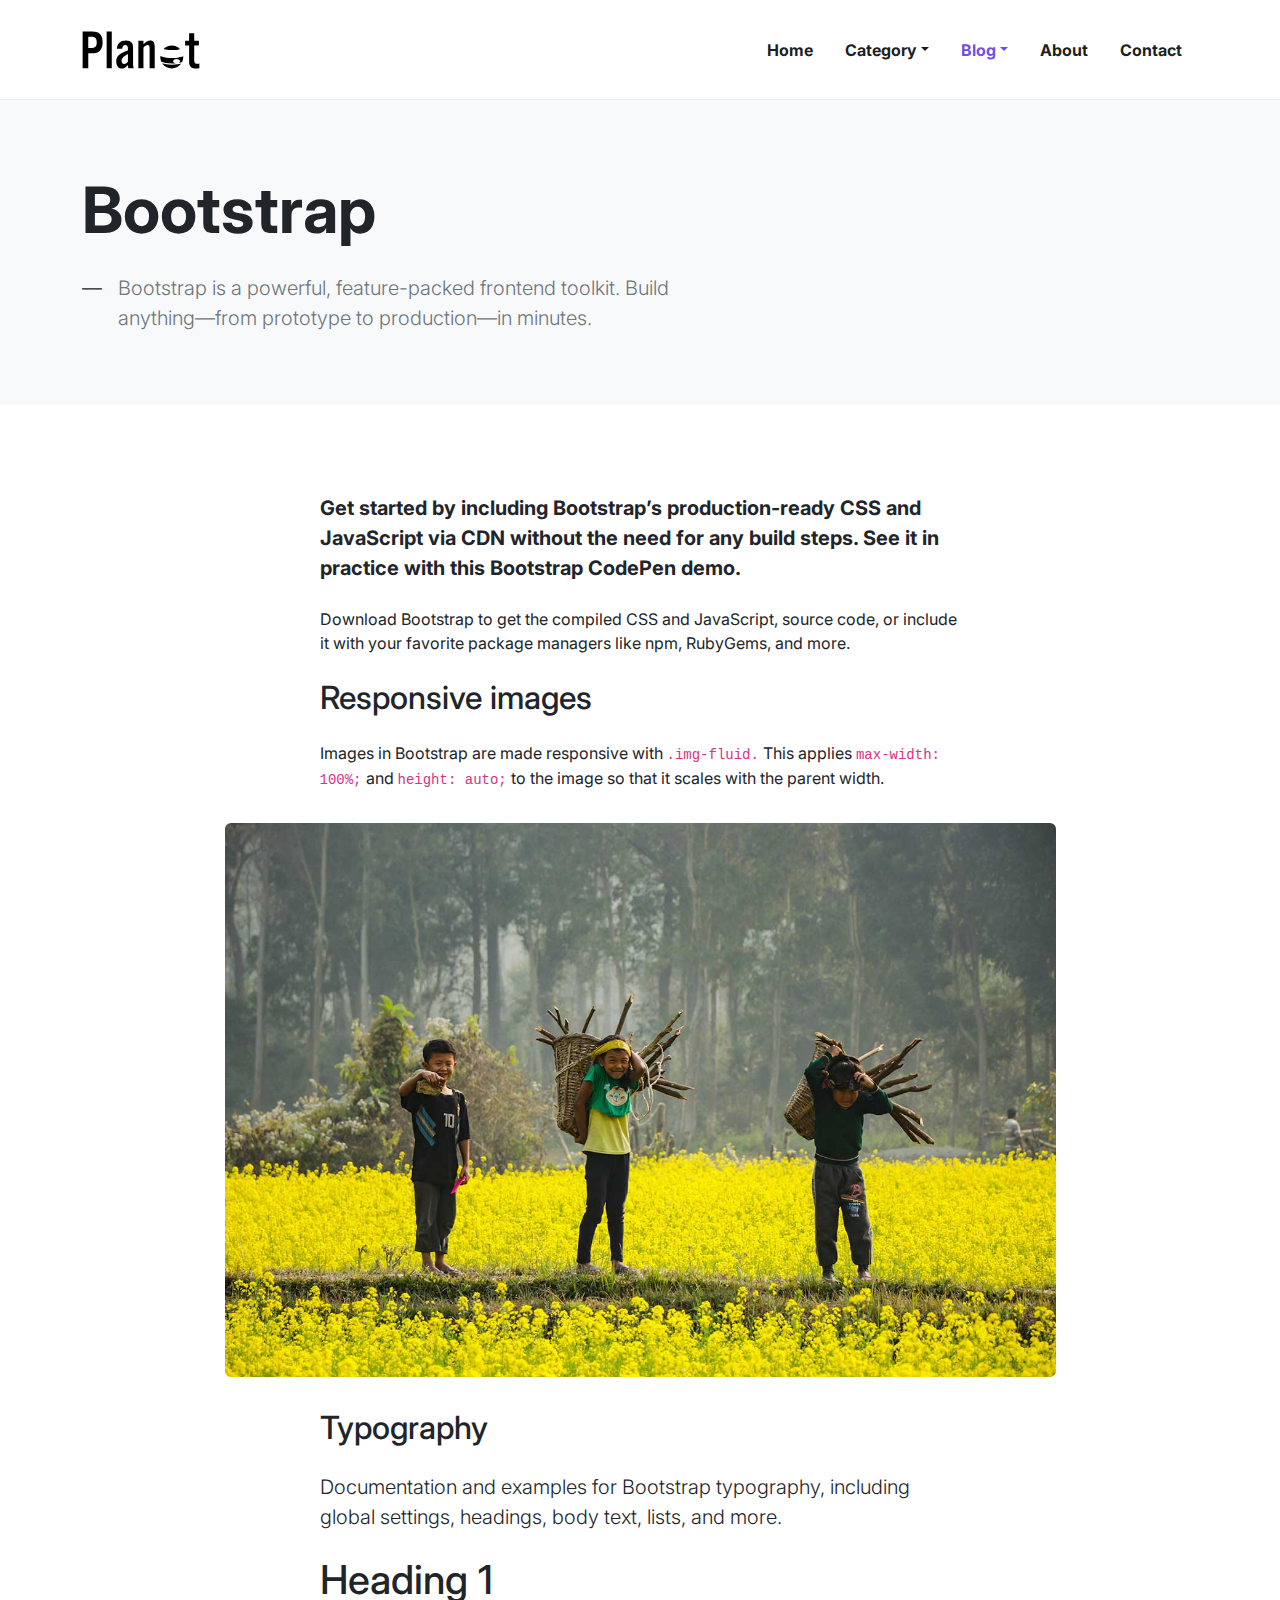
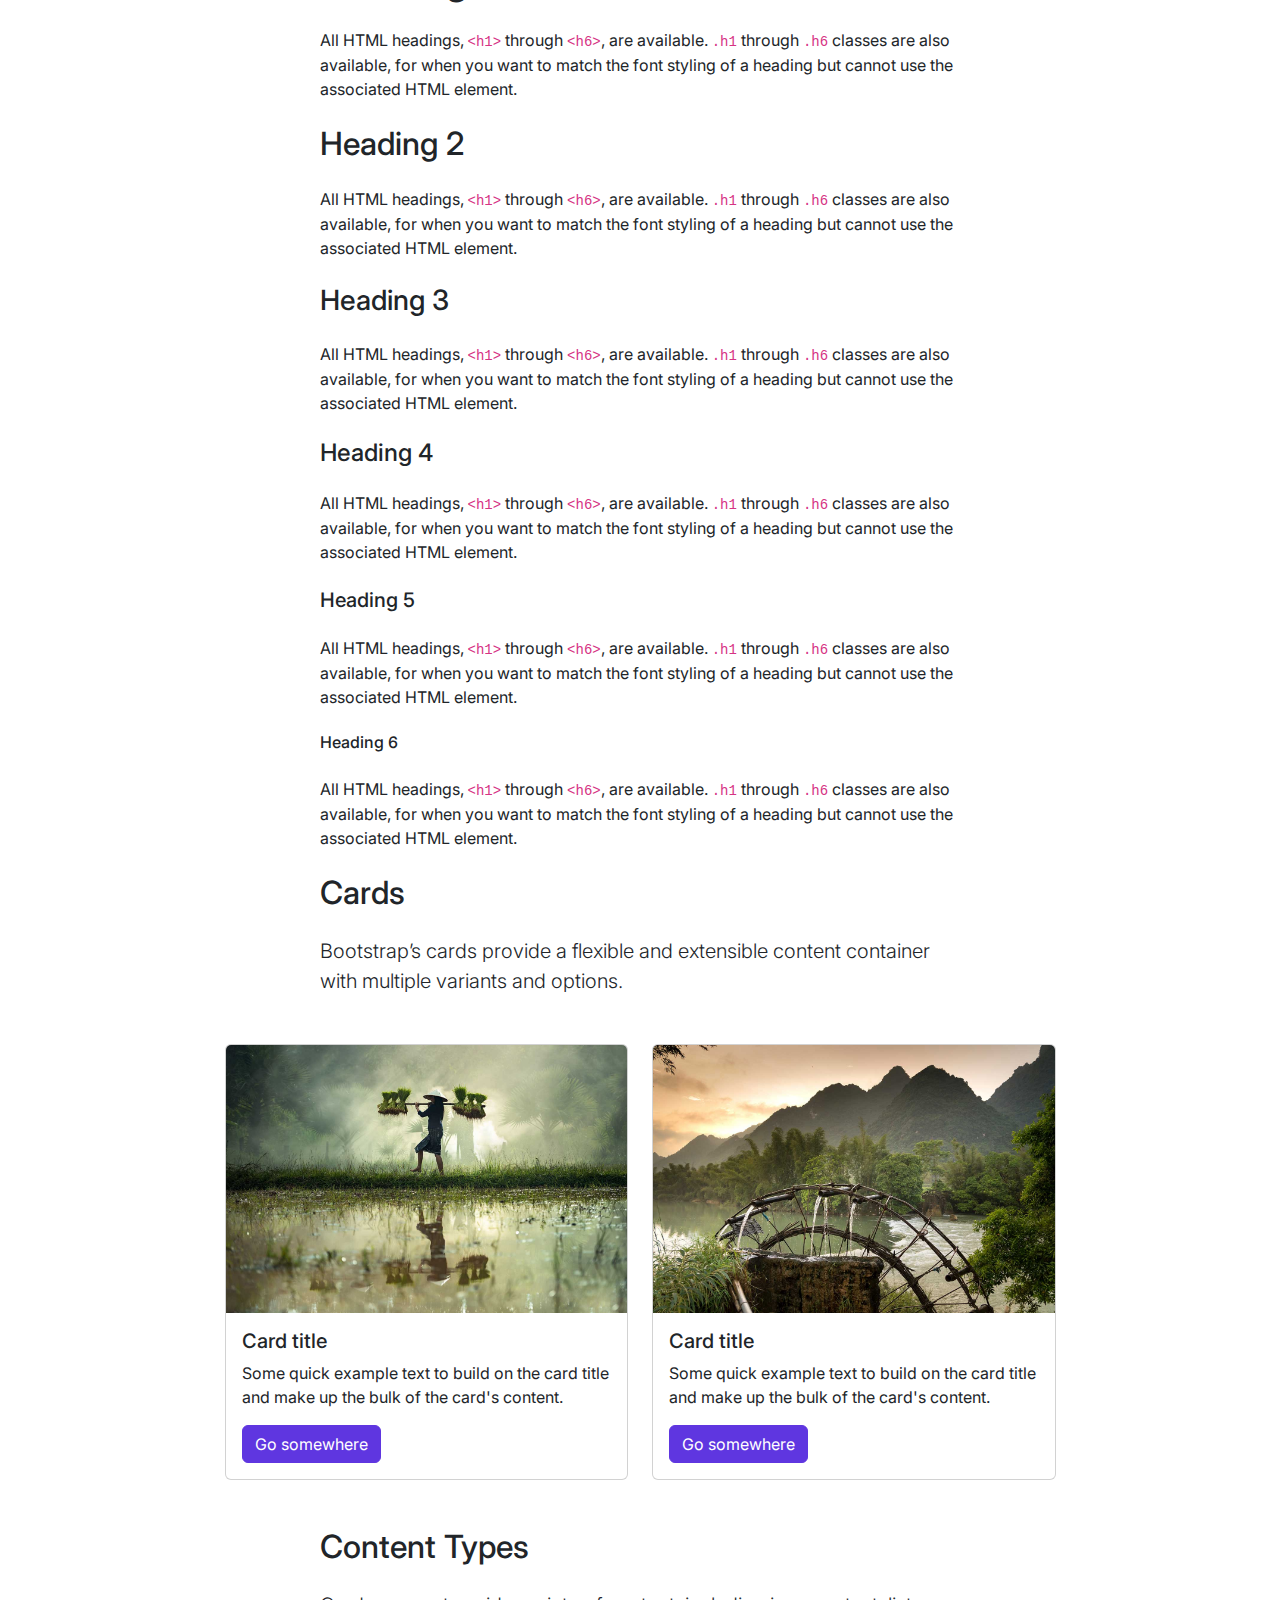
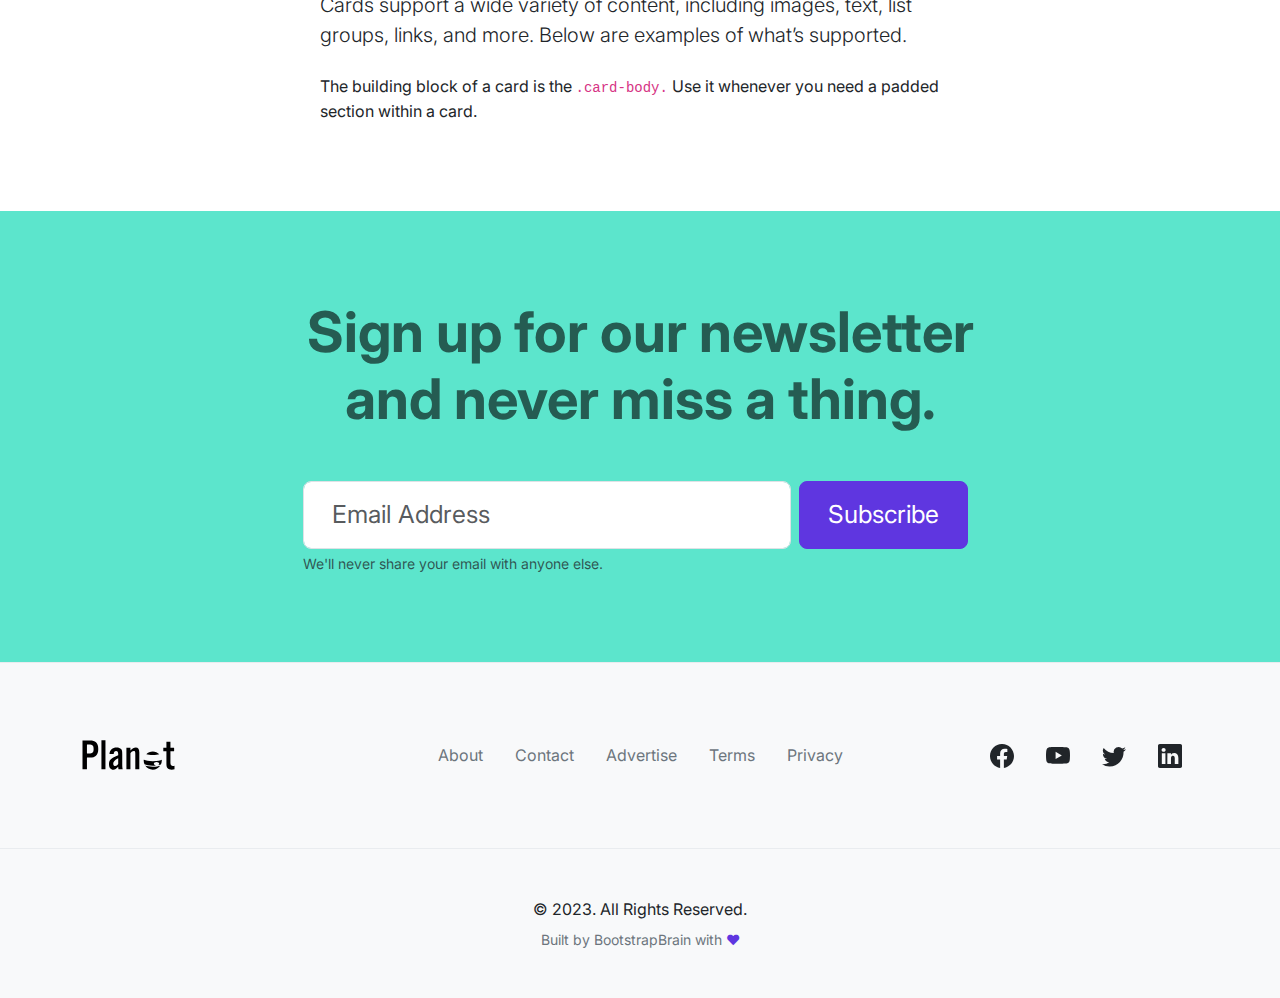
<file: planet-lite-1.0.2/page.html>
<!doctype html>
<html lang="en">

<head>
  <!-- Required Meta Tags -->
  <meta charset="utf-8">
  <meta name="viewport" content="width=device-width, initial-scale=1">

  <!-- Document Title, Description, and Author -->
  <title>Bootstrap - Planet - Free Bootstrap Blog Template</title>
  <meta name="description" content="Planet is a Free Bootstrap Blog Template.">
  <meta name="author" content="BootstrapBrain">

  <!-- Favicon and Touch Icons -->
  <link rel="icon" type="image/png" sizes="512x512" href="./assets/favicon/favicon-512x512.png">

  <!-- Google Fonts Files -->
  <link rel="preconnect" href="https://fonts.googleapis.com">
  <link rel="preconnect" href="https://fonts.gstatic.com" crossorigin>
  <link href="https://fonts.googleapis.com/css2?family=Inter:wght@100;200;300;400;500;600;700;800;900&display=swap" rel="stylesheet">

  <!-- CSS Files -->
  <link rel="stylesheet" href="./assets/css/planet-bsb.css">

  <!-- BSB Head -->
</head>

<body>

  <!-- Header -->
  <header id="header" class="sticky-top bsb-tpl-header-sticky bsb-tpl-header-sticky-animationX">

    <!-- Navbar 1 - Bootstrap Brain Component -->
    <nav class="navbar navbar-expand-lg bsb-navbar bsb-navbar-hover bsb-navbar-caret bsb-tpl-navbar-sticky bg-white border-bottom border-light-subtle" data-bsb-sticky-target="#header">
      <div class="container">
        <a class="navbar-brand" href="index.html">
          <img src="./assets/img/branding/planet-logo.svg" class="bsb-tpl-logo" alt="">
        </a>
        <button class="navbar-toggler border-0" type="button" data-bs-toggle="offcanvas" data-bs-target="#offcanvasNavbar" aria-controls="offcanvasNavbar">
          <svg xmlns="http://www.w3.org/2000/svg" width="24" height="24" fill="currentColor" class="bi bi-list" viewBox="0 0 16 16">
            <path fill-rule="evenodd" d="M2.5 12a.5.5 0 0 1 .5-.5h10a.5.5 0 0 1 0 1H3a.5.5 0 0 1-.5-.5zm0-4a.5.5 0 0 1 .5-.5h10a.5.5 0 0 1 0 1H3a.5.5 0 0 1-.5-.5zm0-4a.5.5 0 0 1 .5-.5h10a.5.5 0 0 1 0 1H3a.5.5 0 0 1-.5-.5z" />
          </svg>
        </button>
        <div class="offcanvas offcanvas-end" tabindex="-1" id="offcanvasNavbar" aria-labelledby="offcanvasNavbarLabel">
          <div class="offcanvas-header">
            <h5 class="offcanvas-title" id="offcanvasNavbarLabel">Menu</h5>
            <button type="button" class="btn-close" data-bs-dismiss="offcanvas" aria-label="Close"></button>
          </div>
          <div class="offcanvas-body">
            <ul class="navbar-nav justify-content-end flex-grow-1">
              <li class="nav-item">
                <a class="nav-link" aria-current="page" href="index.html">Home</a>
              </li>
              <li class="nav-item dropdown">
                <a class="nav-link dropdown-toggle" href="#!" id="categoryDropdown" role="button" data-bs-toggle="dropdown" aria-expanded="false">Category</a>
                <ul class="dropdown-menu border-0 shadow bsb-zoomIn" aria-labelledby="categoryDropdown">
                  <li><a class="dropdown-item" href="category.html">Health</a></li>
                  <li><a class="dropdown-item" href="category.html">Relationships</a></li>
                  <li><a class="dropdown-item" href="category.html">Finance</a></li>
                  <li><a class="dropdown-item" href="category.html">Entrepreneurship</a></li>
                  <li><a class="dropdown-item" href="category.html">Fashion</a></li>
                </ul>
              </li>
              <li class="nav-item dropdown">
                <a class="nav-link dropdown-toggle active" href="#!" id="blogDropdown" role="button" data-bs-toggle="dropdown" aria-expanded="false">Blog</a>
                <ul class="dropdown-menu border-0 shadow bsb-zoomIn" aria-labelledby="blogDropdown">
                  <li><a class="dropdown-item" href="single.html">Single Post</a></li>
                  <li><a class="dropdown-item active" href="page.html">Single Page</a></li>
                </ul>
              </li>
              <li class="nav-item">
                <a class="nav-link" href="about.html">About</a>
              </li>
              <li class="nav-item">
                <a class="nav-link" href="contact.html">Contact</a>
              </li>
            </ul>
          </div>
        </div>
      </div>
    </nav>

  </header>

  <!-- Featured 1 - Bootstrap Brain Component -->
  <section class="py-3 py-md-5 py-xl-8 bg-light">
    <div class="container">
      <div class="row justify-content-md-center">
        <div class="col-12">
          <h2 class="display-3 fw-bold mb-4">Bootstrap</h2>
          <div class="row">
            <div class="col-12 col-md-11 col-lg-8 col-xl-7 col-xxl-6 d-flex gap-3">
              <p class="lead m-0">—</p>
              <p class="lead text-secondary m-0">Bootstrap is a powerful, feature-packed frontend toolkit. Build anything—from prototype to production—in minutes.</p>
            </div>
          </div>
        </div>
      </div>
    </div>
  </section>

  <!-- Main -->
  <main id="main">

    <!-- Entry Content Bootstrap Brain Component -->
    <section class="py-3 py-md-5 py-xl-10">
      <div class="container">
        <div class="row justify-content-md-center gy-3 gy-xl-4">
          <div class="col-12 col-md-11 col-lg-8 col-xl-7 col-xxl-6 gy-3 gy-xl-4 bsb-entry-content">
            <p class="lead fw-bold">Get started by including Bootstrap’s production-ready CSS and JavaScript via CDN without the need for any build steps. See it in practice with this Bootstrap CodePen demo.</p>
            <p>Download Bootstrap to get the compiled CSS and JavaScript, source code, or include it with your favorite package managers like npm, RubyGems, and more.</p>
            <h2>Responsive images</h2>
            <p>Images in Bootstrap are made responsive with <code>.img-fluid.</code> This applies <code>max-width: 100%;</code> and <code>height: auto;</code> to the image so that it scales with the parent width.</p>
          </div>

          <div class="col-12">
            <div class="row justify-content-center">
              <div class="col-12 col-xl-9 text-center">
                <img class="img-fluid my-2 rounded" loading="lazy" src="./assets/img/page/page-img-1.jpg" alt="">
              </div>
            </div>
          </div>

          <div class="col-12 col-md-11 col-lg-8 col-xl-7 col-xxl-6 gy-3 gy-xl-4 bsb-entry-content">
            <h2>Typography</h2>
            <p class="lead">Documentation and examples for Bootstrap typography, including global settings, headings, body text, lists, and more.</p>
            <h1>Heading 1</h1>
            <p>All HTML headings, <code>&lt;h1&gt;</code> through <code>&lt;h6&gt;</code>, are available. <code>.h1</code> through <code>.h6</code> classes are also available, for when you want to match the font styling of a heading but cannot use the associated HTML element.</p>
            <h2>Heading 2</h2>
            <p>All HTML headings, <code>&lt;h1&gt;</code> through <code>&lt;h6&gt;</code>, are available. <code>.h1</code> through <code>.h6</code> classes are also available, for when you want to match the font styling of a heading but cannot use the associated HTML element.</p>
            <h3>Heading 3</h3>
            <p>All HTML headings, <code>&lt;h1&gt;</code> through <code>&lt;h6&gt;</code>, are available. <code>.h1</code> through <code>.h6</code> classes are also available, for when you want to match the font styling of a heading but cannot use the associated HTML element.</p>
            <h4>Heading 4</h4>
            <p>All HTML headings, <code>&lt;h1&gt;</code> through <code>&lt;h6&gt;</code>, are available. <code>.h1</code> through <code>.h6</code> classes are also available, for when you want to match the font styling of a heading but cannot use the associated HTML element.</p>
            <h5>Heading 5</h5>
            <p>All HTML headings, <code>&lt;h1&gt;</code> through <code>&lt;h6&gt;</code>, are available. <code>.h1</code> through <code>.h6</code> classes are also available, for when you want to match the font styling of a heading but cannot use the associated HTML element.</p>
            <h6>Heading 6</h6>
            <p>All HTML headings, <code>&lt;h1&gt;</code> through <code>&lt;h6&gt;</code>, are available. <code>.h1</code> through <code>.h6</code> classes are also available, for when you want to match the font styling of a heading but cannot use the associated HTML element.</p>
            <h2>Cards</h2>
            <p class="lead">Bootstrap’s cards provide a flexible and extensible content container with multiple variants and options.</p>
          </div>

          <div class="col-12">
            <div class="row justify-content-center">
              <div class="col-12 col-xl-9">
                <div class="row gy-4 gy-md-0 justify-content-center">
                  <div class="col-12 col-md-6">
                    <div class="card my-md-4">
                      <img src="./assets/img/page/page-img-2.jpg" class="card-img-top" alt="Bootstrap Card">
                      <div class="card-body">
                        <h5 class="card-title">Card title</h5>
                        <p class="card-text">Some quick example text to build on the card title and make up the bulk of the card's content.</p>
                        <a href="#!" class="btn btn-primary">Go somewhere</a>
                      </div>
                    </div>
                  </div>
                  <div class="col-12 col-md-6">
                    <div class="card my-md-4">
                      <img src="./assets/img/page/page-img-3.jpg" class="card-img-top" alt="Bootstrap Card">
                      <div class="card-body">
                        <h5 class="card-title">Card title</h5>
                        <p class="card-text">Some quick example text to build on the card title and make up the bulk of the card's content.</p>
                        <a href="#!" class="btn btn-primary">Go somewhere</a>
                      </div>
                    </div>
                  </div>
                </div>
              </div>
            </div>

          </div>

          <div class="col-12 col-md-11 col-lg-8 col-xl-7 col-xxl-6 gy-3 gy-xl-4 bsb-entry-content">
            <h2>Content Types</h2>
            <p class="lead">Cards support a wide variety of content, including images, text, list groups, links, and more. Below are examples of what’s supported.</p>
            <p>The building block of a card is the <code>.card-body.</code> Use it whenever you need a padded section within a card.</p>
          </div>
        </div>
      </div>
    </section>

    <!-- Newsletter 1 - Bootstrap Brain Component -->
    <section class="py-3 py-md-5 py-xl-10 bsb-section-py-xxl-1 bg-accent">
      <div class="container">
        <div class="row justify-content-md-center">
          <div class="col-12 col-md-9 col-lg-8 col-xl-8 col-xxl-7">
            <h2 class="display-4 fw-bold mb-4 mb-md-5 mb-xxl-6 text-center text-accent-emphasis">Sign up for our newsletter and never miss a thing.</h2>
          </div>
        </div>
        <div class="row justify-content-md-center">
          <div class="col-12 col-md-10 col-lg-9 col-xl-8 col-xxl-7">
            <form class="row gy-3 gy-lg-0 gx-lg-2 justify-content-center">
              <div class="col-12 col-lg-8">
                <label for="email-newsletter-component" class="visually-hidden">Email Address</label>
                <input type="email" class="form-control bsb-form-control-3xl" id="email-newsletter-component" value="" placeholder="Email Address" aria-label="email-newsletter-component" aria-describedby="email-newsletter-help" required>
                <div id="email-newsletter-help" class="form-text text-center text-lg-start">We'll never share your email with anyone else.</div>
              </div>
              <div class="col-12 col-lg-3 text-center text-lg-start">
                <button type="submit" class="btn btn-primary bsb-btn-3xl">Subscribe</button>
              </div>
            </form>
          </div>
        </div>
      </div>
    </section>

  </main>

  <!-- Footer 6 - Bootstrap Brain Component -->
  <footer class="footer">

    <!-- Widgets - Bootstrap Brain Component -->
    <div class="bg-light py-3 py-md-5 py-xl-8 border-top border-light-subtle">
      <div class="container overflow-hidden">
        <div class="row gy-3 gy-md-5 gy-xl-0 align-items-sm-center">
          <div class="col-xs-12 col-sm-6 col-xl-3 order-0 order-xl-0">
            <div class="footer-logo-wrapper text-center text-sm-start">
              <a href="#!">
                <img src="./assets/img/branding/planet-logo.svg" alt="" class="bsb-tpl-logo-footer">
              </a>
            </div>
          </div>

          <div class="col-xs-12 col-xl-6 order-2 order-xl-1">
            <ul class="nav justify-content-center">
              <li class="nav-item">
                <a class="nav-link link-secondary px-2 px-md-3" href="#!">About</a>
              </li>
              <li class="nav-item">
                <a class="nav-link link-secondary px-2 px-md-3" href="#!">Contact</a>
              </li>
              <li class="nav-item">
                <a class="nav-link link-secondary px-2 px-md-3" href="#!">Advertise</a>
              </li>
              <li class="nav-item">
                <a class="nav-link link-secondary px-2 px-md-3" href="#!">Terms</a>
              </li>
              <li class="nav-item">
                <a class="nav-link link-secondary px-2 px-md-3" href="#!">Privacy</a>
              </li>
            </ul>
          </div>

          <div class="col-xs-12 col-sm-6 col-xl-3 order-1 order-xl-2">
            <ul class="nav justify-content-center justify-content-sm-end">
              <li class="nav-item">
                <a class="nav-link link-dark px-3" href="#!">
                  <svg xmlns="http://www.w3.org/2000/svg" width="24" height="24" fill="currentColor" class="bi bi-facebook" viewBox="0 0 16 16">
                    <path d="M16 8.049c0-4.446-3.582-8.05-8-8.05C3.58 0-.002 3.603-.002 8.05c0 4.017 2.926 7.347 6.75 7.951v-5.625h-2.03V8.05H6.75V6.275c0-2.017 1.195-3.131 3.022-3.131.876 0 1.791.157 1.791.157v1.98h-1.009c-.993 0-1.303.621-1.303 1.258v1.51h2.218l-.354 2.326H9.25V16c3.824-.604 6.75-3.934 6.75-7.951z" />
                  </svg>
                </a>
              </li>
              <li class="nav-item">
                <a class="nav-link link-dark px-3" href="#!">
                  <svg xmlns="http://www.w3.org/2000/svg" width="24" height="24" fill="currentColor" class="bi bi-youtube" viewBox="0 0 16 16">
                    <path d="M8.051 1.999h.089c.822.003 4.987.033 6.11.335a2.01 2.01 0 0 1 1.415 1.42c.101.38.172.883.22 1.402l.01.104.022.26.008.104c.065.914.073 1.77.074 1.957v.075c-.001.194-.01 1.108-.082 2.06l-.008.105-.009.104c-.05.572-.124 1.14-.235 1.558a2.007 2.007 0 0 1-1.415 1.42c-1.16.312-5.569.334-6.18.335h-.142c-.309 0-1.587-.006-2.927-.052l-.17-.006-.087-.004-.171-.007-.171-.007c-1.11-.049-2.167-.128-2.654-.26a2.007 2.007 0 0 1-1.415-1.419c-.111-.417-.185-.986-.235-1.558L.09 9.82l-.008-.104A31.4 31.4 0 0 1 0 7.68v-.123c.002-.215.01-.958.064-1.778l.007-.103.003-.052.008-.104.022-.26.01-.104c.048-.519.119-1.023.22-1.402a2.007 2.007 0 0 1 1.415-1.42c.487-.13 1.544-.21 2.654-.26l.17-.007.172-.006.086-.003.171-.007A99.788 99.788 0 0 1 7.858 2h.193zM6.4 5.209v4.818l4.157-2.408L6.4 5.209z" />
                  </svg>
                </a>
              </li>
              <li class="nav-item">
                <a class="nav-link link-dark px-3" href="#!">
                  <svg xmlns="http://www.w3.org/2000/svg" width="24" height="24" fill="currentColor" class="bi bi-twitter" viewBox="0 0 16 16">
                    <path d="M5.026 15c6.038 0 9.341-5.003 9.341-9.334 0-.14 0-.282-.006-.422A6.685 6.685 0 0 0 16 3.542a6.658 6.658 0 0 1-1.889.518 3.301 3.301 0 0 0 1.447-1.817 6.533 6.533 0 0 1-2.087.793A3.286 3.286 0 0 0 7.875 6.03a9.325 9.325 0 0 1-6.767-3.429 3.289 3.289 0 0 0 1.018 4.382A3.323 3.323 0 0 1 .64 6.575v.045a3.288 3.288 0 0 0 2.632 3.218 3.203 3.203 0 0 1-.865.115 3.23 3.23 0 0 1-.614-.057 3.283 3.283 0 0 0 3.067 2.277A6.588 6.588 0 0 1 .78 13.58a6.32 6.32 0 0 1-.78-.045A9.344 9.344 0 0 0 5.026 15z" />
                  </svg>
                </a>
              </li>
              <li class="nav-item">
                <a class="nav-link link-dark px-3" href="#!">
                  <svg xmlns="http://www.w3.org/2000/svg" width="24" height="24" fill="currentColor" class="bi bi-linkedin" viewBox="0 0 16 16">
                    <path d="M0 1.146C0 .513.526 0 1.175 0h13.65C15.474 0 16 .513 16 1.146v13.708c0 .633-.526 1.146-1.175 1.146H1.175C.526 16 0 15.487 0 14.854V1.146zm4.943 12.248V6.169H2.542v7.225h2.401zm-1.2-8.212c.837 0 1.358-.554 1.358-1.248-.015-.709-.52-1.248-1.342-1.248-.822 0-1.359.54-1.359 1.248 0 .694.521 1.248 1.327 1.248h.016zm4.908 8.212V9.359c0-.216.016-.432.08-.586.173-.431.568-.878 1.232-.878.869 0 1.216.662 1.216 1.634v3.865h2.401V9.25c0-2.22-1.184-3.252-2.764-3.252-1.274 0-1.845.7-2.165 1.193v.025h-.016a5.54 5.54 0 0 1 .016-.025V6.169h-2.4c.03.678 0 7.225 0 7.225h2.4z" />
                  </svg>
                </a>
              </li>
            </ul>
          </div>
        </div>
      </div>
    </div>

    <!-- Copyright - Bootstrap Brain Component -->
    <div class="bg-light py-3 py-md-5 border-top border-light-subtle">
      <div class="container overflow-hidden">
        <div class="row">
          <div class="col">
            <div class="footer-copyright-wrapper text-center">
              &copy; 2023. All Rights Reserved.
            </div>
            <div class="credits text-secondary text-center mt-2 fs-7">
              Built by <a href="https://bootstrapbrain.com/" class="link-secondary text-decoration-none">BootstrapBrain</a> with <span class="text-primary">&#9829;</span>
            </div>
          </div>
        </div>
      </div>
    </div>

  </footer>

  <!-- Javascript Files: Vendors -->
  <script src="https://unpkg.com/bootstrap@5.3.3/dist/js/bootstrap.bundle.min.js"></script>

  <!-- Javascript Files: Controllers -->
  <script src="./assets/controller/planet-bsb.js"></script>

  <!-- BSB Body End -->
</body>

</html>
</file>
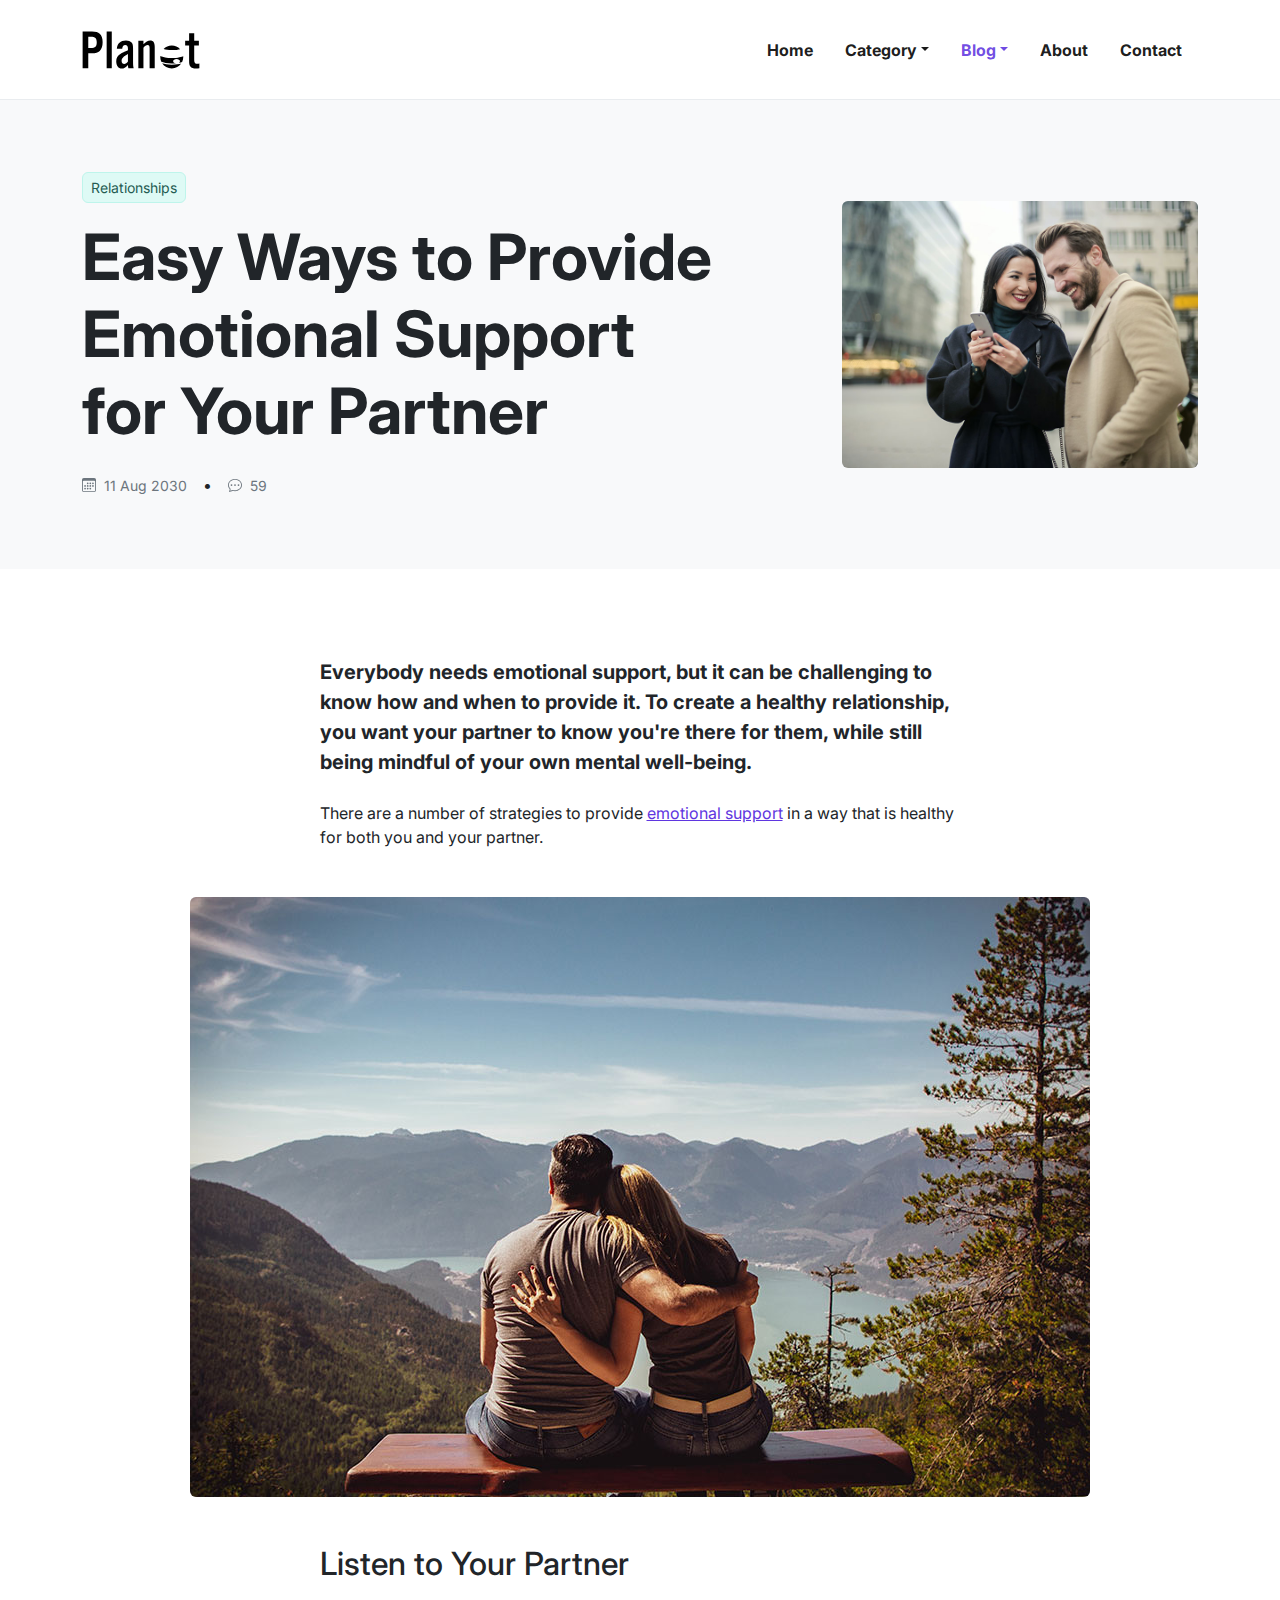
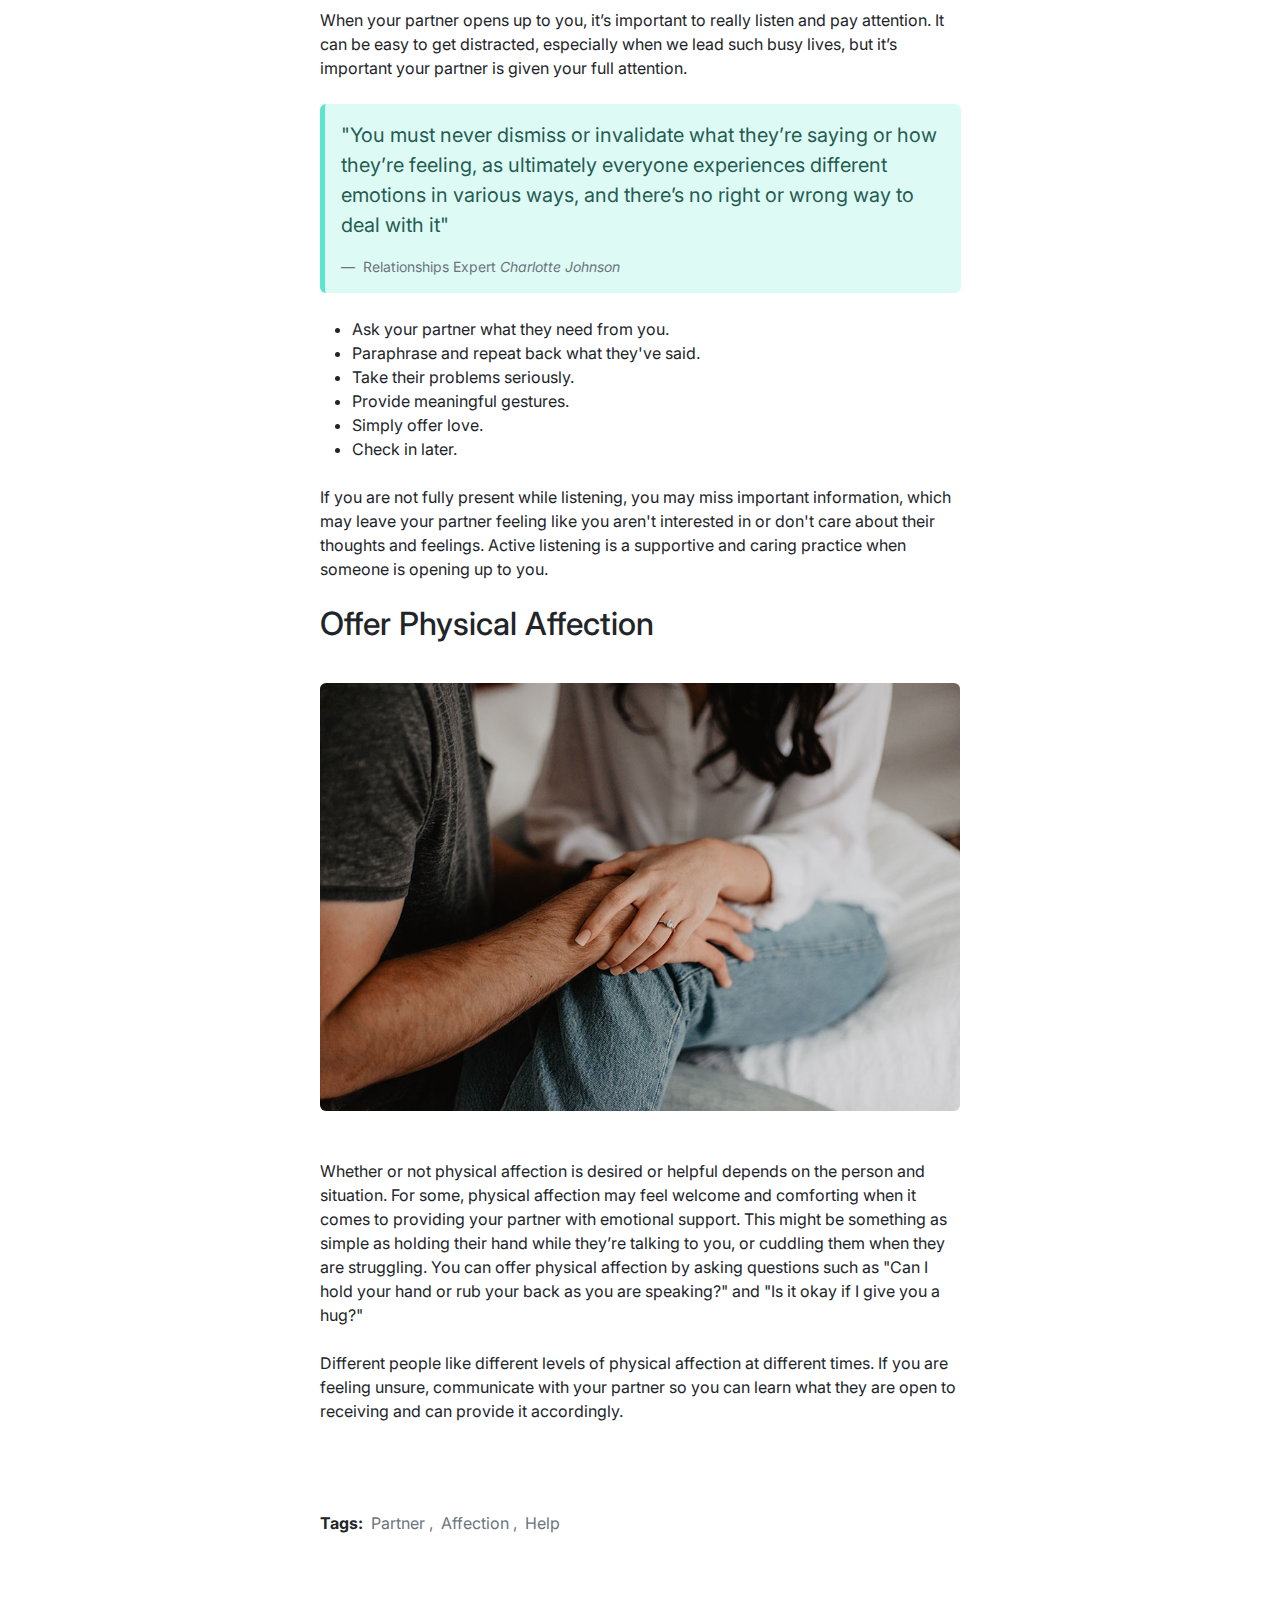
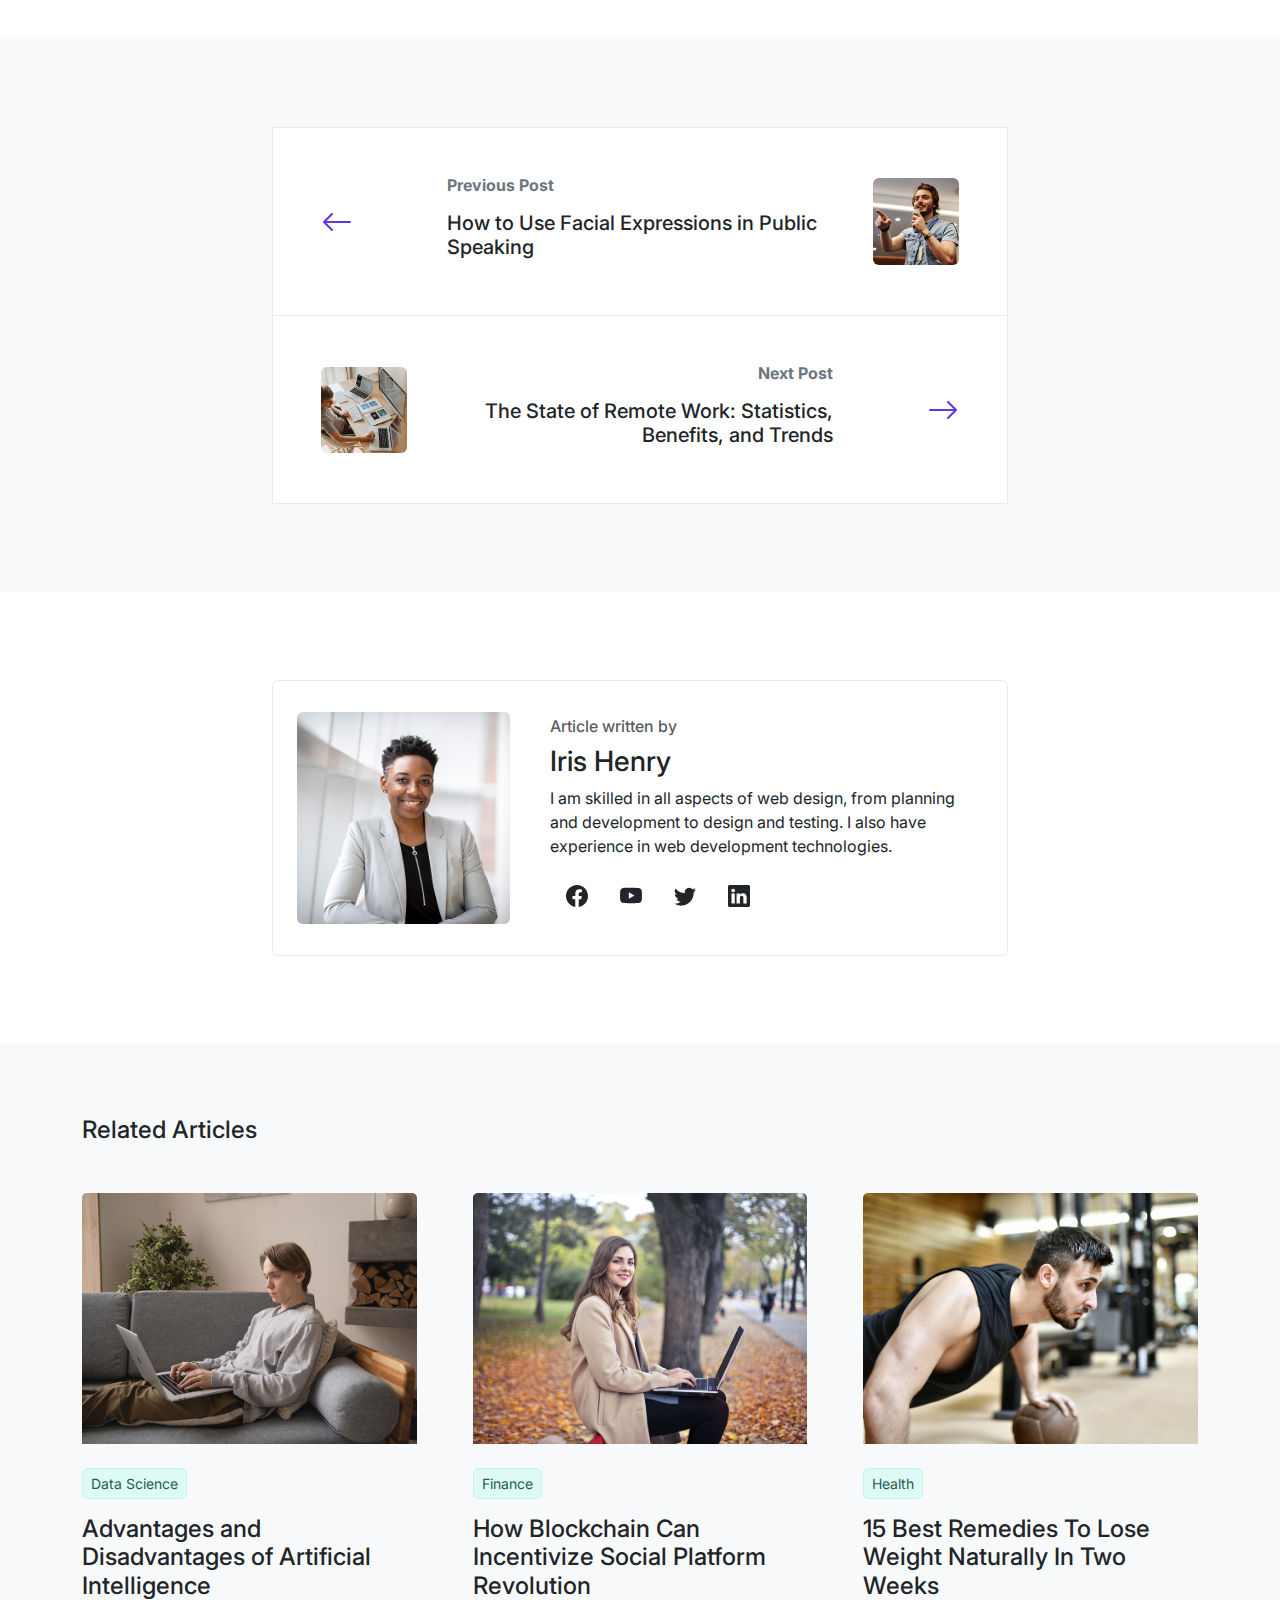
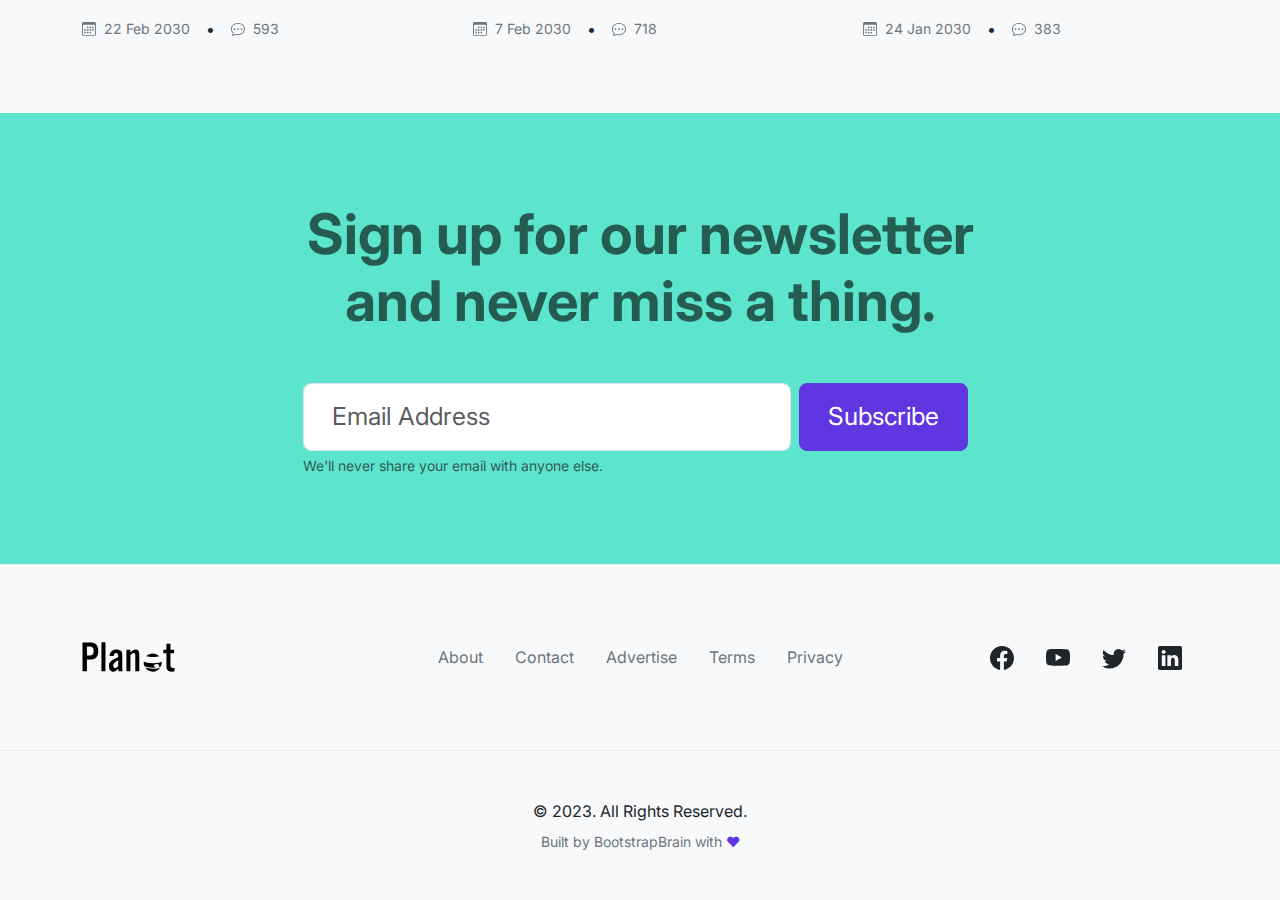
<file: planet-lite-1.0.2/single.html>
<!doctype html>
<html lang="en">

<head>
  <!-- Required Meta Tags -->
  <meta charset="utf-8">
  <meta name="viewport" content="width=device-width, initial-scale=1">

  <!-- Document Title, Description, and Author -->
  <title>Easy Ways to Provide Emotional Support for Your Partner - Planet</title>
  <meta name="description" content="Planet is a Free Bootstrap Blog Template.">
  <meta name="author" content="BootstrapBrain">

  <!-- Favicon and Touch Icons -->
  <link rel="icon" type="image/png" sizes="512x512" href="./assets/favicon/favicon-512x512.png">

  <!-- Google Fonts Files -->
  <link rel="preconnect" href="https://fonts.googleapis.com">
  <link rel="preconnect" href="https://fonts.gstatic.com" crossorigin>
  <link href="https://fonts.googleapis.com/css2?family=Inter:wght@100;200;300;400;500;600;700;800;900&display=swap" rel="stylesheet">

  <!-- CSS Files -->
  <link rel="stylesheet" href="./assets/css/planet-bsb.css">

  <!-- BSB Head -->
</head>

<body>

  <!-- Header -->
  <header id="header" class="sticky-top bsb-tpl-header-sticky bsb-tpl-header-sticky-animationX">

    <!-- Navbar 1 - Bootstrap Brain Component -->
    <nav class="navbar navbar-expand-lg bsb-navbar bsb-navbar-hover bsb-navbar-caret bsb-tpl-navbar-sticky bg-white border-bottom border-light-subtle" data-bsb-sticky-target="#header">
      <div class="container">
        <a class="navbar-brand" href="index.html">
          <img src="./assets/img/branding/planet-logo.svg" class="bsb-tpl-logo" alt="">
        </a>
        <button class="navbar-toggler border-0" type="button" data-bs-toggle="offcanvas" data-bs-target="#offcanvasNavbar" aria-controls="offcanvasNavbar">
          <svg xmlns="http://www.w3.org/2000/svg" width="24" height="24" fill="currentColor" class="bi bi-list" viewBox="0 0 16 16">
            <path fill-rule="evenodd" d="M2.5 12a.5.5 0 0 1 .5-.5h10a.5.5 0 0 1 0 1H3a.5.5 0 0 1-.5-.5zm0-4a.5.5 0 0 1 .5-.5h10a.5.5 0 0 1 0 1H3a.5.5 0 0 1-.5-.5zm0-4a.5.5 0 0 1 .5-.5h10a.5.5 0 0 1 0 1H3a.5.5 0 0 1-.5-.5z" />
          </svg>
        </button>
        <div class="offcanvas offcanvas-end" tabindex="-1" id="offcanvasNavbar" aria-labelledby="offcanvasNavbarLabel">
          <div class="offcanvas-header">
            <h5 class="offcanvas-title" id="offcanvasNavbarLabel">Menu</h5>
            <button type="button" class="btn-close" data-bs-dismiss="offcanvas" aria-label="Close"></button>
          </div>
          <div class="offcanvas-body">
            <ul class="navbar-nav justify-content-end flex-grow-1">
              <li class="nav-item">
                <a class="nav-link" aria-current="page" href="index.html">Home</a>
              </li>
              <li class="nav-item dropdown">
                <a class="nav-link dropdown-toggle" href="#!" id="categoryDropdown" role="button" data-bs-toggle="dropdown" aria-expanded="false">Category</a>
                <ul class="dropdown-menu border-0 shadow bsb-zoomIn" aria-labelledby="categoryDropdown">
                  <li><a class="dropdown-item" href="category.html">Health</a></li>
                  <li><a class="dropdown-item" href="category.html">Relationships</a></li>
                  <li><a class="dropdown-item" href="category.html">Finance</a></li>
                  <li><a class="dropdown-item" href="category.html">Entrepreneurship</a></li>
                  <li><a class="dropdown-item" href="category.html">Fashion</a></li>
                </ul>
              </li>
              <li class="nav-item dropdown">
                <a class="nav-link dropdown-toggle active" href="#!" id="blogDropdown" role="button" data-bs-toggle="dropdown" aria-expanded="false">Blog</a>
                <ul class="dropdown-menu border-0 shadow bsb-zoomIn" aria-labelledby="blogDropdown">
                  <li><a class="dropdown-item active" href="single.html">Single Post</a></li>
                  <li><a class="dropdown-item" href="page.html">Single Page</a></li>
                </ul>
              </li>
              <li class="nav-item">
                <a class="nav-link" href="about.html">About</a>
              </li>
              <li class="nav-item">
                <a class="nav-link" href="contact.html">Contact</a>
              </li>
            </ul>
          </div>
        </div>
      </div>
    </nav>

  </header>

  <!-- Featured 1 - Bootstrap Brain Component -->
  <section class="py-3 py-md-5 py-xl-8 bg-light">
    <div class="container">
      <div class="row gy-3 gy-lg-0 align-items-lg-center justify-content-lg-between">
        <div class="col-12 col-lg-7 order-1 order-lg-0">
          <div class="entry-header mb-3">
            <ul class="entry-meta list-unstyled d-flex mb-3">
              <li>
                <a class="d-inline-flex px-2 py-1 link-accent text-accent-emphasis bg-accent-subtle border border-accent-subtle rounded-2 text-decoration-none fs-7" href="#!">Relationships</a>
              </li>
            </ul>
            <h2 class="display-3 fw-bold mb-4">Easy Ways to Provide Emotional Support for Your Partner</h2>
          </div>
          <div class="entry-footer">
            <ul class="entry-meta list-unstyled d-flex align-items-center m-0">
              <li>
                <a class="fs-7 link-secondary text-decoration-none d-flex align-items-center" href="#!">
                  <svg xmlns="http://www.w3.org/2000/svg" width="14" height="14" fill="currentColor" class="bi bi-calendar3" viewBox="0 0 16 16">
                    <path d="M14 0H2a2 2 0 0 0-2 2v12a2 2 0 0 0 2 2h12a2 2 0 0 0 2-2V2a2 2 0 0 0-2-2zM1 3.857C1 3.384 1.448 3 2 3h12c.552 0 1 .384 1 .857v10.286c0 .473-.448.857-1 .857H2c-.552 0-1-.384-1-.857V3.857z" />
                    <path d="M6.5 7a1 1 0 1 0 0-2 1 1 0 0 0 0 2zm3 0a1 1 0 1 0 0-2 1 1 0 0 0 0 2zm3 0a1 1 0 1 0 0-2 1 1 0 0 0 0 2zm-9 3a1 1 0 1 0 0-2 1 1 0 0 0 0 2zm3 0a1 1 0 1 0 0-2 1 1 0 0 0 0 2zm3 0a1 1 0 1 0 0-2 1 1 0 0 0 0 2zm3 0a1 1 0 1 0 0-2 1 1 0 0 0 0 2zm-9 3a1 1 0 1 0 0-2 1 1 0 0 0 0 2zm3 0a1 1 0 1 0 0-2 1 1 0 0 0 0 2zm3 0a1 1 0 1 0 0-2 1 1 0 0 0 0 2z" />
                  </svg>
                  <span class="ms-2 fs-7">11 Aug 2030</span>
                </a>
              </li>
              <li>
                <span class="px-3">&bull;</span>
              </li>
              <li>
                <a class="link-secondary text-decoration-none d-flex align-items-center" href="#!">
                  <svg xmlns="http://www.w3.org/2000/svg" width="14" height="14" fill="currentColor" class="bi bi-chat-dots" viewBox="0 0 16 16">
                    <path d="M5 8a1 1 0 1 1-2 0 1 1 0 0 1 2 0zm4 0a1 1 0 1 1-2 0 1 1 0 0 1 2 0zm3 1a1 1 0 1 0 0-2 1 1 0 0 0 0 2z" />
                    <path d="m2.165 15.803.02-.004c1.83-.363 2.948-.842 3.468-1.105A9.06 9.06 0 0 0 8 15c4.418 0 8-3.134 8-7s-3.582-7-8-7-8 3.134-8 7c0 1.76.743 3.37 1.97 4.6a10.437 10.437 0 0 1-.524 2.318l-.003.011a10.722 10.722 0 0 1-.244.637c-.079.186.074.394.273.362a21.673 21.673 0 0 0 .693-.125zm.8-3.108a1 1 0 0 0-.287-.801C1.618 10.83 1 9.468 1 8c0-3.192 3.004-6 7-6s7 2.808 7 6c0 3.193-3.004 6-7 6a8.06 8.06 0 0 1-2.088-.272 1 1 0 0 0-.711.074c-.387.196-1.24.57-2.634.893a10.97 10.97 0 0 0 .398-2z" />
                  </svg>
                  <span class="ms-2 fs-7">59</span>
                </a>
              </li>
            </ul>
          </div>
        </div>
        <div class="col-12 col-lg-4">
          <a class="d-block bsb-hover-image overflow-hidden rounded" href="#!">
            <img class="img-fluid bsb-scale bsb-hover-scale-up" loading="lazy" src="./assets/img/single/single-img-1.jpg" alt="">
          </a>
        </div>
      </div>
    </div>
  </section>

  <!-- Main -->
  <main id="main">

    <!-- Entry Content Bootstrap Brain Component -->
    <section class="py-3 py-md-5 py-xl-10">
      <div class="container">
        <div class="row justify-content-md-center gy-3 gy-xl-4">
          <div class="col-12 col-md-11 col-lg-8 col-xl-7 col-xxl-6 gy-3 gy-xl-4 bsb-entry-content">
            <p class="lead fw-bold">Everybody needs emotional support, but it can be challenging to know how and when to provide it. To create a healthy relationship, you want your partner to know you're there for them, while still being mindful of your own mental well-being.</p>
            <p>There are a number of strategies to provide <a href="#!">emotional support</a> in a way that is healthy for both you and your partner.</p>
          </div>

          <div class="col-12 text-center">
            <img class="img-fluid my-4 rounded" loading="lazy" src="./assets/img/single/single-img-2.jpg" alt="">
          </div>

          <div class="col-12 col-md-11 col-lg-8 col-xl-7 col-xxl-6 gy-3 gy-xl-4 bsb-entry-content">
            <h2>Listen to Your Partner</h2>
            <p>When your partner opens up to you, it’s important to really listen and pay attention. It can be easy to get distracted, especially when we lead such busy lives, but it’s important your partner is given your full attention.</p>
            <figure class="text-accent-emphasis bg-accent-subtle border-start border-5 border-accent rounded-2 p-3">
              <blockquote class="blockquote mb-3">
                <p class="m-0">"You must never dismiss or invalidate what they’re saying or how they’re feeling, as ultimately everyone experiences different emotions in various ways, and there’s no right or wrong way to deal with it"</p>
              </blockquote>
              <figcaption class="blockquote-footer m-0">
                Relationships Expert <cite title="Charlotte Johnson">Charlotte Johnson</cite>
              </figcaption>
            </figure>
            <ul>
              <li>Ask your partner what they need from you.</li>
              <li>Paraphrase and repeat back what they've said.</li>
              <li>Take their problems seriously.</li>
              <li>Provide meaningful gestures.</li>
              <li>Simply offer love.</li>
              <li>Check in later.</li>
            </ul>
            <p>If you are not fully present while listening, you may miss important information, which may leave your partner feeling like you aren't interested in or don't care about their thoughts and feelings. Active listening is a supportive and caring practice when someone is opening up to you.</p>
            <h2>Offer Physical Affection</h2>
            <img class="img-fluid mt-3 mb-5 rounded" loading="lazy" src="./assets/img/single/single-img-3.jpg" alt="">
            <p>Whether or not physical affection is desired or helpful depends on the person and situation. For some, physical affection may feel welcome and comforting when it comes to providing your partner with emotional support. This might be something as simple as holding their hand while they’re talking to you, or cuddling them when they are struggling. You can offer physical affection by asking questions such as "Can I hold your hand or rub your back as you are speaking?" and "Is it okay if I give you a hug?"</p>
            <p>Different people like different levels of physical affection at different times. If you are feeling unsure, communicate with your partner so you can learn what they are open to receiving and can provide it accordingly.</p>
          </div>
        </div>
      </div>
    </section>

    <!-- Entry Meta -->
    <div class="pb-3 pb-md-5 pb-xl-10">
      <div class="container">
        <div class="row justify-content-md-center">
          <div class="col-12 col-md-11 col-lg-8 col-xl-7 col-xxl-6">
            <span class="me-1 fw-bold">Tags:</span>
            <ul class="entry-meta list-unstyled d-inline-flex align-items-center justify-content-center mb-3">
              <li>
                <a class="link-secondary text-decoration-none" href="#!">Partner</a>
                <span class="pe-2 text-secondary">,</span>
              </li>
              <li>
                <a class="link-secondary text-decoration-none" href="#!">Affection</a>
                <span class="pe-2 text-secondary">,</span>
              </li>
              <li>
                <a class="link-secondary text-decoration-none" href="#!">Help</a>
              </li>
            </ul>
          </div>
        </div>
      </div>
    </div>

    <!-- Post Pagination 2 - Bootstrap Brain Component -->
    <section class="bsb-post-pagination-2 bg-light py-3 py-md-5 py-xl-10 bsb-section-py-xxl-1X">
      <div class="container overflow-hidden">
        <div class="row justify-content-lg-center">
          <div class="col-12 col-lg-10 col-xl-8 col-xxl-7">
            <div class="bg-white p-4 p-md-5 border border-light-subtle border-bottom-0">
              <div class="row gy-3 gy-md-0 align-items-md-center">
                <div class="col-12 col-md-2">
                  <a href="#!">
                    <svg xmlns="http://www.w3.org/2000/svg" width="32" height="32" fill="currentColor" class="bi bi-arrow-left" viewBox="0 0 16 16">
                      <path fill-rule="evenodd" d="M15 8a.5.5 0 0 0-.5-.5H2.707l3.147-3.146a.5.5 0 1 0-.708-.708l-4 4a.5.5 0 0 0 0 .708l4 4a.5.5 0 0 0 .708-.708L2.707 8.5H14.5A.5.5 0 0 0 15 8z" />
                    </svg>
                  </a>
                </div>
                <div class="col-12 col-md-8">
                  <a href="#!" class="d-block px-md-3 text-decoration-none">
                    <h5 class="link-secondary fw-bold fs-6 mb-3">Previous Post</h5>
                    <h2 class="link-dark fs-5">How to Use Facial Expressions in Public Speaking</h2>
                  </a>
                </div>
                <div class="col-12 col-md-2">
                  <a href="#!" class="bsb-hover-image d-block overflow-hidden rounded">
                    <img class="img-fluid author-avatar bsb-scale bsb-hover-scale-up" loading="lazy" src="./assets/img/single/post-pagination-img-1.jpg" alt="">
                  </a>
                </div>
              </div>
            </div>
            <div class="bg-white p-4 p-md-5 border border-light-subtle">
              <div class="row gy-3 align-items-md-center">
                <div class="col-12 col-md-2">
                  <a href="#!" class="bsb-hover-image d-block overflow-hidden rounded">
                    <img class="img-fluid author-avatar bsb-scale bsb-hover-scale-up" loading="lazy" src="./assets/img/single/post-pagination-img-2.jpg" alt="">
                  </a>
                </div>
                <div class="col-12 col-md-8 text-end">
                  <a href="#!" class="d-block px-md-3 text-decoration-none">
                    <h5 class="link-secondary fw-bold fs-6 mb-3">Next Post</h5>
                    <h2 class="link-dark fs-5">The State of Remote Work: Statistics, Benefits, and Trends</h2>
                  </a>
                </div>
                <div class="col-12 col-md-2 text-end">
                  <a href="#!">
                    <svg xmlns="http://www.w3.org/2000/svg" width="32" height="32" fill="currentColor" class="bi bi-arrow-right" viewBox="0 0 16 16">
                      <path fill-rule="evenodd" d="M1 8a.5.5 0 0 1 .5-.5h11.793l-3.147-3.146a.5.5 0 0 1 .708-.708l4 4a.5.5 0 0 1 0 .708l-4 4a.5.5 0 0 1-.708-.708L13.293 8.5H1.5A.5.5 0 0 1 1 8z" />
                    </svg>
                  </a>
                </div>
              </div>
            </div>
          </div>
        </div>
      </div>
    </section>

    <!-- Author 2 - Bootstrap Brain Component -->
    <section class="bsb-author-2 py-3 py-md-5 py-xl-10 bsb-section-py-xxl-1X">
      <div class="container">
        <div class="row justify-content-center">
          <div class="col-12 col-lg-10 col-xl-8 col-xxl-7">
            <div class="card border-light-subtle p-4">
              <div class="row gy-3 align-items-center">
                <div class="col-md-4">
                  <a href="#!" class="bsb-hover-image d-block rounded overflow-hidden">
                    <img class="img-fluid author-avatar bsb-scale bsb-hover-scale-up" loading="lazy" src="./assets/img/single/author-img-1.jpg" alt="">
                  </a>
                </div>
                <div class="col-md-8">
                  <div class="card-body">
                    <h6 class="card-subtitle mb-2 text-body-secondary">Article written by</h6>
                    <h3 class="card-title mb-2">
                      <a class="card-link link-dark text-decoration-none" href="#!">Iris Henry</a>
                    </h3>
                    <p class="card-text mb-3">I am skilled in all aspects of web design, from planning and development to design and testing. I also have experience in web development technologies.</p>
                    <ul class="bsb-social-media nav m-0">
                      <li class="nav-item">
                        <a class="nav-link link-dark" href="#!">
                          <svg xmlns="http://www.w3.org/2000/svg" width="22" height="22" fill="currentColor" class="bi bi-facebook" viewBox="0 0 16 16">
                            <path d="M16 8.049c0-4.446-3.582-8.05-8-8.05C3.58 0-.002 3.603-.002 8.05c0 4.017 2.926 7.347 6.75 7.951v-5.625h-2.03V8.05H6.75V6.275c0-2.017 1.195-3.131 3.022-3.131.876 0 1.791.157 1.791.157v1.98h-1.009c-.993 0-1.303.621-1.303 1.258v1.51h2.218l-.354 2.326H9.25V16c3.824-.604 6.75-3.934 6.75-7.951z" />
                          </svg>
                        </a>
                      </li>
                      <li class="nav-item">
                        <a class="nav-link link-dark" href="#!">
                          <svg xmlns="http://www.w3.org/2000/svg" width="22" height="22" fill="currentColor" class="bi bi-youtube" viewBox="0 0 16 16">
                            <path d="M8.051 1.999h.089c.822.003 4.987.033 6.11.335a2.01 2.01 0 0 1 1.415 1.42c.101.38.172.883.22 1.402l.01.104.022.26.008.104c.065.914.073 1.77.074 1.957v.075c-.001.194-.01 1.108-.082 2.06l-.008.105-.009.104c-.05.572-.124 1.14-.235 1.558a2.007 2.007 0 0 1-1.415 1.42c-1.16.312-5.569.334-6.18.335h-.142c-.309 0-1.587-.006-2.927-.052l-.17-.006-.087-.004-.171-.007-.171-.007c-1.11-.049-2.167-.128-2.654-.26a2.007 2.007 0 0 1-1.415-1.419c-.111-.417-.185-.986-.235-1.558L.09 9.82l-.008-.104A31.4 31.4 0 0 1 0 7.68v-.123c.002-.215.01-.958.064-1.778l.007-.103.003-.052.008-.104.022-.26.01-.104c.048-.519.119-1.023.22-1.402a2.007 2.007 0 0 1 1.415-1.42c.487-.13 1.544-.21 2.654-.26l.17-.007.172-.006.086-.003.171-.007A99.788 99.788 0 0 1 7.858 2h.193zM6.4 5.209v4.818l4.157-2.408L6.4 5.209z" />
                          </svg>
                        </a>
                      </li>
                      <li class="nav-item">
                        <a class="nav-link link-dark" href="#!">
                          <svg xmlns="http://www.w3.org/2000/svg" width="22" height="22" fill="currentColor" class="bi bi-twitter" viewBox="0 0 16 16">
                            <path d="M5.026 15c6.038 0 9.341-5.003 9.341-9.334 0-.14 0-.282-.006-.422A6.685 6.685 0 0 0 16 3.542a6.658 6.658 0 0 1-1.889.518 3.301 3.301 0 0 0 1.447-1.817 6.533 6.533 0 0 1-2.087.793A3.286 3.286 0 0 0 7.875 6.03a9.325 9.325 0 0 1-6.767-3.429 3.289 3.289 0 0 0 1.018 4.382A3.323 3.323 0 0 1 .64 6.575v.045a3.288 3.288 0 0 0 2.632 3.218 3.203 3.203 0 0 1-.865.115 3.23 3.23 0 0 1-.614-.057 3.283 3.283 0 0 0 3.067 2.277A6.588 6.588 0 0 1 .78 13.58a6.32 6.32 0 0 1-.78-.045A9.344 9.344 0 0 0 5.026 15z" />
                          </svg>
                        </a>
                      </li>
                      <li class="nav-item">
                        <a class="nav-link link-dark" href="#!">
                          <svg xmlns="http://www.w3.org/2000/svg" width="22" height="22" fill="currentColor" class="bi bi-linkedin" viewBox="0 0 16 16">
                            <path d="M0 1.146C0 .513.526 0 1.175 0h13.65C15.474 0 16 .513 16 1.146v13.708c0 .633-.526 1.146-1.175 1.146H1.175C.526 16 0 15.487 0 14.854V1.146zm4.943 12.248V6.169H2.542v7.225h2.401zm-1.2-8.212c.837 0 1.358-.554 1.358-1.248-.015-.709-.52-1.248-1.342-1.248-.822 0-1.359.54-1.359 1.248 0 .694.521 1.248 1.327 1.248h.016zm4.908 8.212V9.359c0-.216.016-.432.08-.586.173-.431.568-.878 1.232-.878.869 0 1.216.662 1.216 1.634v3.865h2.401V9.25c0-2.22-1.184-3.252-2.764-3.252-1.274 0-1.845.7-2.165 1.193v.025h-.016a5.54 5.54 0 0 1 .016-.025V6.169h-2.4c.03.678 0 7.225 0 7.225h2.4z" />
                          </svg>
                        </a>
                      </li>
                    </ul>
                  </div>
                </div>
              </div>
            </div>
          </div>
        </div>
      </div>
    </section>

    <!-- Blog 5 - Bootstrap Brain Component -->
    <section class="bsb-blog-5 py-3 py-md-5 py-xl-8 bsb-section-py-xxl-1X bg-light">
      <div class="container">
        <div class="row justify-content-md-center">
          <div class="col-12">
            <h2 class="h4 mb-4 mb-md-5">Related Articles</h2>
          </div>
        </div>
      </div>

      <div class="container overflow-hidden">
        <div class="row gy-4 gy-md-5 gx-xl-6 gy-xl-6 gx-xxl-9 gy-xxl-9">
          <div class="col-12 col-lg-4">
            <article>
              <div class="card border-0 bg-transparent">
                <figure class="card-img-top mb-4 overflow-hidden bsb-overlay-hover">
                  <a href="#!">
                    <img class="img-fluid bsb-scale bsb-hover-scale-up" loading="lazy" src="./assets/img/blog/blog-img-4.jpg" alt="">
                  </a>
                  <figcaption>
                    <svg xmlns="http://www.w3.org/2000/svg" width="32" height="32" fill="currentColor" class="bi bi-eye text-white bsb-hover-fadeInLeft" viewBox="0 0 16 16">
                      <path d="M16 8s-3-5.5-8-5.5S0 8 0 8s3 5.5 8 5.5S16 8 16 8zM1.173 8a13.133 13.133 0 0 1 1.66-2.043C4.12 4.668 5.88 3.5 8 3.5c2.12 0 3.879 1.168 5.168 2.457A13.133 13.133 0 0 1 14.828 8c-.058.087-.122.183-.195.288-.335.48-.83 1.12-1.465 1.755C11.879 11.332 10.119 12.5 8 12.5c-2.12 0-3.879-1.168-5.168-2.457A13.134 13.134 0 0 1 1.172 8z" />
                      <path d="M8 5.5a2.5 2.5 0 1 0 0 5 2.5 2.5 0 0 0 0-5zM4.5 8a3.5 3.5 0 1 1 7 0 3.5 3.5 0 0 1-7 0z" />
                    </svg>
                    <h4 class="h6 text-white bsb-hover-fadeInRight mt-2">Read More</h4>
                  </figcaption>
                </figure>
                <div class="card-body m-0 p-0">
                  <div class="entry-header mb-3">
                    <ul class="entry-meta list-unstyled d-flex mb-3">
                      <li>
                        <a class="d-inline-flex px-2 py-1 link-accent text-accent-emphasis bg-accent-subtle border border-accent-subtle rounded-2 text-decoration-none fs-7" href="#!">Data Science</a>
                      </li>
                    </ul>
                    <h2 class="card-title entry-title h4 m-0">
                      <a class="link-dark text-decoration-none" href="#!">Advantages and Disadvantages of Artificial Intelligence</a>
                    </h2>
                  </div>
                </div>
                <div class="card-footer border-0 bg-transparent p-0 m-0">
                  <ul class="entry-meta list-unstyled d-flex align-items-center m-0">
                    <li>
                      <a class="fs-7 link-secondary text-decoration-none d-flex align-items-center" href="#!">
                        <svg xmlns="http://www.w3.org/2000/svg" width="14" height="14" fill="currentColor" class="bi bi-calendar3" viewBox="0 0 16 16">
                          <path d="M14 0H2a2 2 0 0 0-2 2v12a2 2 0 0 0 2 2h12a2 2 0 0 0 2-2V2a2 2 0 0 0-2-2zM1 3.857C1 3.384 1.448 3 2 3h12c.552 0 1 .384 1 .857v10.286c0 .473-.448.857-1 .857H2c-.552 0-1-.384-1-.857V3.857z" />
                          <path d="M6.5 7a1 1 0 1 0 0-2 1 1 0 0 0 0 2zm3 0a1 1 0 1 0 0-2 1 1 0 0 0 0 2zm3 0a1 1 0 1 0 0-2 1 1 0 0 0 0 2zm-9 3a1 1 0 1 0 0-2 1 1 0 0 0 0 2zm3 0a1 1 0 1 0 0-2 1 1 0 0 0 0 2zm3 0a1 1 0 1 0 0-2 1 1 0 0 0 0 2zm3 0a1 1 0 1 0 0-2 1 1 0 0 0 0 2zm-9 3a1 1 0 1 0 0-2 1 1 0 0 0 0 2zm3 0a1 1 0 1 0 0-2 1 1 0 0 0 0 2zm3 0a1 1 0 1 0 0-2 1 1 0 0 0 0 2z" />
                        </svg>
                        <span class="ms-2 fs-7">22 Feb 2030</span>
                      </a>
                    </li>
                    <li>
                      <span class="px-3">&bull;</span>
                    </li>
                    <li>
                      <a class="link-secondary text-decoration-none d-flex align-items-center" href="#!">
                        <svg xmlns="http://www.w3.org/2000/svg" width="14" height="14" fill="currentColor" class="bi bi-chat-dots" viewBox="0 0 16 16">
                          <path d="M5 8a1 1 0 1 1-2 0 1 1 0 0 1 2 0zm4 0a1 1 0 1 1-2 0 1 1 0 0 1 2 0zm3 1a1 1 0 1 0 0-2 1 1 0 0 0 0 2z" />
                          <path d="m2.165 15.803.02-.004c1.83-.363 2.948-.842 3.468-1.105A9.06 9.06 0 0 0 8 15c4.418 0 8-3.134 8-7s-3.582-7-8-7-8 3.134-8 7c0 1.76.743 3.37 1.97 4.6a10.437 10.437 0 0 1-.524 2.318l-.003.011a10.722 10.722 0 0 1-.244.637c-.079.186.074.394.273.362a21.673 21.673 0 0 0 .693-.125zm.8-3.108a1 1 0 0 0-.287-.801C1.618 10.83 1 9.468 1 8c0-3.192 3.004-6 7-6s7 2.808 7 6c0 3.193-3.004 6-7 6a8.06 8.06 0 0 1-2.088-.272 1 1 0 0 0-.711.074c-.387.196-1.24.57-2.634.893a10.97 10.97 0 0 0 .398-2z" />
                        </svg>
                        <span class="ms-2 fs-7">593</span>
                      </a>
                    </li>
                  </ul>
                </div>
              </div>
            </article>
          </div>
          <div class="col-12 col-lg-4">
            <article>
              <div class="card border-0 bg-transparent">
                <figure class="card-img-top mb-4 overflow-hidden bsb-overlay-hover">
                  <a href="#!">
                    <img class="img-fluid bsb-scale bsb-hover-scale-up" loading="lazy" src="./assets/img/blog/blog-img-5.jpg" alt="">
                  </a>
                  <figcaption>
                    <svg xmlns="http://www.w3.org/2000/svg" width="32" height="32" fill="currentColor" class="bi bi-eye text-white bsb-hover-fadeInLeft" viewBox="0 0 16 16">
                      <path d="M16 8s-3-5.5-8-5.5S0 8 0 8s3 5.5 8 5.5S16 8 16 8zM1.173 8a13.133 13.133 0 0 1 1.66-2.043C4.12 4.668 5.88 3.5 8 3.5c2.12 0 3.879 1.168 5.168 2.457A13.133 13.133 0 0 1 14.828 8c-.058.087-.122.183-.195.288-.335.48-.83 1.12-1.465 1.755C11.879 11.332 10.119 12.5 8 12.5c-2.12 0-3.879-1.168-5.168-2.457A13.134 13.134 0 0 1 1.172 8z" />
                      <path d="M8 5.5a2.5 2.5 0 1 0 0 5 2.5 2.5 0 0 0 0-5zM4.5 8a3.5 3.5 0 1 1 7 0 3.5 3.5 0 0 1-7 0z" />
                    </svg>
                    <h4 class="h6 text-white bsb-hover-fadeInRight mt-2">Read More</h4>
                  </figcaption>
                </figure>
                <div class="card-body m-0 p-0">
                  <div class="entry-header mb-3">
                    <ul class="entry-meta list-unstyled d-flex mb-3">
                      <li>
                        <a class="d-inline-flex px-2 py-1 link-accent text-accent-emphasis bg-accent-subtle border border-accent-subtle rounded-2 text-decoration-none fs-7" href="#!">Finance</a>
                      </li>
                    </ul>
                    <h2 class="card-title entry-title h4 m-0">
                      <a class="link-dark text-decoration-none" href="#!">How Blockchain Can Incentivize Social Platform Revolution</a>
                    </h2>
                  </div>
                </div>
                <div class="card-footer border-0 bg-transparent p-0 m-0">
                  <ul class="entry-meta list-unstyled d-flex align-items-center m-0">
                    <li>
                      <a class="fs-7 link-secondary text-decoration-none d-flex align-items-center" href="#!">
                        <svg xmlns="http://www.w3.org/2000/svg" width="14" height="14" fill="currentColor" class="bi bi-calendar3" viewBox="0 0 16 16">
                          <path d="M14 0H2a2 2 0 0 0-2 2v12a2 2 0 0 0 2 2h12a2 2 0 0 0 2-2V2a2 2 0 0 0-2-2zM1 3.857C1 3.384 1.448 3 2 3h12c.552 0 1 .384 1 .857v10.286c0 .473-.448.857-1 .857H2c-.552 0-1-.384-1-.857V3.857z" />
                          <path d="M6.5 7a1 1 0 1 0 0-2 1 1 0 0 0 0 2zm3 0a1 1 0 1 0 0-2 1 1 0 0 0 0 2zm3 0a1 1 0 1 0 0-2 1 1 0 0 0 0 2zm-9 3a1 1 0 1 0 0-2 1 1 0 0 0 0 2zm3 0a1 1 0 1 0 0-2 1 1 0 0 0 0 2zm3 0a1 1 0 1 0 0-2 1 1 0 0 0 0 2zm3 0a1 1 0 1 0 0-2 1 1 0 0 0 0 2zm-9 3a1 1 0 1 0 0-2 1 1 0 0 0 0 2zm3 0a1 1 0 1 0 0-2 1 1 0 0 0 0 2zm3 0a1 1 0 1 0 0-2 1 1 0 0 0 0 2z" />
                        </svg>
                        <span class="ms-2 fs-7">7 Feb 2030</span>
                      </a>
                    </li>
                    <li>
                      <span class="px-3">&bull;</span>
                    </li>
                    <li>
                      <a class="link-secondary text-decoration-none d-flex align-items-center" href="#!">
                        <svg xmlns="http://www.w3.org/2000/svg" width="14" height="14" fill="currentColor" class="bi bi-chat-dots" viewBox="0 0 16 16">
                          <path d="M5 8a1 1 0 1 1-2 0 1 1 0 0 1 2 0zm4 0a1 1 0 1 1-2 0 1 1 0 0 1 2 0zm3 1a1 1 0 1 0 0-2 1 1 0 0 0 0 2z" />
                          <path d="m2.165 15.803.02-.004c1.83-.363 2.948-.842 3.468-1.105A9.06 9.06 0 0 0 8 15c4.418 0 8-3.134 8-7s-3.582-7-8-7-8 3.134-8 7c0 1.76.743 3.37 1.97 4.6a10.437 10.437 0 0 1-.524 2.318l-.003.011a10.722 10.722 0 0 1-.244.637c-.079.186.074.394.273.362a21.673 21.673 0 0 0 .693-.125zm.8-3.108a1 1 0 0 0-.287-.801C1.618 10.83 1 9.468 1 8c0-3.192 3.004-6 7-6s7 2.808 7 6c0 3.193-3.004 6-7 6a8.06 8.06 0 0 1-2.088-.272 1 1 0 0 0-.711.074c-.387.196-1.24.57-2.634.893a10.97 10.97 0 0 0 .398-2z" />
                        </svg>
                        <span class="ms-2 fs-7">718</span>
                      </a>
                    </li>
                  </ul>
                </div>
              </div>
            </article>
          </div>
          <div class="col-12 col-lg-4">
            <article>
              <div class="card border-0 bg-transparent">
                <figure class="card-img-top mb-4 overflow-hidden bsb-overlay-hover">
                  <a href="#!">
                    <img class="img-fluid bsb-scale bsb-hover-scale-up" loading="lazy" src="./assets/img/blog/blog-img-6.jpg" alt="">
                  </a>
                  <figcaption>
                    <svg xmlns="http://www.w3.org/2000/svg" width="32" height="32" fill="currentColor" class="bi bi-eye text-white bsb-hover-fadeInLeft" viewBox="0 0 16 16">
                      <path d="M16 8s-3-5.5-8-5.5S0 8 0 8s3 5.5 8 5.5S16 8 16 8zM1.173 8a13.133 13.133 0 0 1 1.66-2.043C4.12 4.668 5.88 3.5 8 3.5c2.12 0 3.879 1.168 5.168 2.457A13.133 13.133 0 0 1 14.828 8c-.058.087-.122.183-.195.288-.335.48-.83 1.12-1.465 1.755C11.879 11.332 10.119 12.5 8 12.5c-2.12 0-3.879-1.168-5.168-2.457A13.134 13.134 0 0 1 1.172 8z" />
                      <path d="M8 5.5a2.5 2.5 0 1 0 0 5 2.5 2.5 0 0 0 0-5zM4.5 8a3.5 3.5 0 1 1 7 0 3.5 3.5 0 0 1-7 0z" />
                    </svg>
                    <h4 class="h6 text-white bsb-hover-fadeInRight mt-2">Read More</h4>
                  </figcaption>
                </figure>
                <div class="card-body m-0 p-0">
                  <div class="entry-header mb-3">
                    <ul class="entry-meta list-unstyled d-flex mb-3">
                      <li>
                        <a class="d-inline-flex px-2 py-1 link-accent text-accent-emphasis bg-accent-subtle border border-accent-subtle rounded-2 text-decoration-none fs-7" href="#!">Health</a>
                      </li>
                    </ul>
                    <h2 class="card-title entry-title h4 m-0">
                      <a class="link-dark text-decoration-none" href="#!">15 Best Remedies To Lose Weight Naturally In Two Weeks</a>
                    </h2>
                  </div>
                </div>
                <div class="card-footer border-0 bg-transparent p-0 m-0">
                  <ul class="entry-meta list-unstyled d-flex align-items-center m-0">
                    <li>
                      <a class="fs-7 link-secondary text-decoration-none d-flex align-items-center" href="#!">
                        <svg xmlns="http://www.w3.org/2000/svg" width="14" height="14" fill="currentColor" class="bi bi-calendar3" viewBox="0 0 16 16">
                          <path d="M14 0H2a2 2 0 0 0-2 2v12a2 2 0 0 0 2 2h12a2 2 0 0 0 2-2V2a2 2 0 0 0-2-2zM1 3.857C1 3.384 1.448 3 2 3h12c.552 0 1 .384 1 .857v10.286c0 .473-.448.857-1 .857H2c-.552 0-1-.384-1-.857V3.857z" />
                          <path d="M6.5 7a1 1 0 1 0 0-2 1 1 0 0 0 0 2zm3 0a1 1 0 1 0 0-2 1 1 0 0 0 0 2zm3 0a1 1 0 1 0 0-2 1 1 0 0 0 0 2zm-9 3a1 1 0 1 0 0-2 1 1 0 0 0 0 2zm3 0a1 1 0 1 0 0-2 1 1 0 0 0 0 2zm3 0a1 1 0 1 0 0-2 1 1 0 0 0 0 2zm3 0a1 1 0 1 0 0-2 1 1 0 0 0 0 2zm-9 3a1 1 0 1 0 0-2 1 1 0 0 0 0 2zm3 0a1 1 0 1 0 0-2 1 1 0 0 0 0 2zm3 0a1 1 0 1 0 0-2 1 1 0 0 0 0 2z" />
                        </svg>
                        <span class="ms-2 fs-7">24 Jan 2030</span>
                      </a>
                    </li>
                    <li>
                      <span class="px-3">&bull;</span>
                    </li>
                    <li>
                      <a class="link-secondary text-decoration-none d-flex align-items-center" href="#!">
                        <svg xmlns="http://www.w3.org/2000/svg" width="14" height="14" fill="currentColor" class="bi bi-chat-dots" viewBox="0 0 16 16">
                          <path d="M5 8a1 1 0 1 1-2 0 1 1 0 0 1 2 0zm4 0a1 1 0 1 1-2 0 1 1 0 0 1 2 0zm3 1a1 1 0 1 0 0-2 1 1 0 0 0 0 2z" />
                          <path d="m2.165 15.803.02-.004c1.83-.363 2.948-.842 3.468-1.105A9.06 9.06 0 0 0 8 15c4.418 0 8-3.134 8-7s-3.582-7-8-7-8 3.134-8 7c0 1.76.743 3.37 1.97 4.6a10.437 10.437 0 0 1-.524 2.318l-.003.011a10.722 10.722 0 0 1-.244.637c-.079.186.074.394.273.362a21.673 21.673 0 0 0 .693-.125zm.8-3.108a1 1 0 0 0-.287-.801C1.618 10.83 1 9.468 1 8c0-3.192 3.004-6 7-6s7 2.808 7 6c0 3.193-3.004 6-7 6a8.06 8.06 0 0 1-2.088-.272 1 1 0 0 0-.711.074c-.387.196-1.24.57-2.634.893a10.97 10.97 0 0 0 .398-2z" />
                        </svg>
                        <span class="ms-2 fs-7">383</span>
                      </a>
                    </li>
                  </ul>
                </div>
              </div>
            </article>
          </div>
        </div>
      </div>
    </section>

    <!-- Newsletter 1 - Bootstrap Brain Component -->
    <section class="py-3 py-md-5 py-xl-10 bsb-section-py-xxl-1 bg-accent">
      <div class="container">
        <div class="row justify-content-md-center">
          <div class="col-12 col-md-9 col-lg-8 col-xl-8 col-xxl-7">
            <h2 class="display-4 fw-bold mb-4 mb-md-5 mb-xxl-6 text-center text-accent-emphasis">Sign up for our newsletter and never miss a thing.</h2>
          </div>
        </div>
        <div class="row justify-content-md-center">
          <div class="col-12 col-md-10 col-lg-9 col-xl-8 col-xxl-7">
            <form class="row gy-3 gy-lg-0 gx-lg-2 justify-content-center">
              <div class="col-12 col-lg-8">
                <label for="email-newsletter-component" class="visually-hidden">Email Address</label>
                <input type="email" class="form-control bsb-form-control-3xl" id="email-newsletter-component" value="" placeholder="Email Address" aria-label="email-newsletter-component" aria-describedby="email-newsletter-help" required>
                <div id="email-newsletter-help" class="form-text text-center text-lg-start">We'll never share your email with anyone else.</div>
              </div>
              <div class="col-12 col-lg-3 text-center text-lg-start">
                <button type="submit" class="btn btn-primary bsb-btn-3xl">Subscribe</button>
              </div>
            </form>
          </div>
        </div>
      </div>
    </section>

  </main>

  <!-- Footer 6 - Bootstrap Brain Component -->
  <footer class="footer">

    <!-- Widgets - Bootstrap Brain Component -->
    <div class="bg-light py-3 py-md-5 py-xl-8 border-top border-light-subtle">
      <div class="container overflow-hidden">
        <div class="row gy-3 gy-md-5 gy-xl-0 align-items-sm-center">
          <div class="col-xs-12 col-sm-6 col-xl-3 order-0 order-xl-0">
            <div class="footer-logo-wrapper text-center text-sm-start">
              <a href="#!">
                <img src="./assets/img/branding/planet-logo.svg" alt="" class="bsb-tpl-logo-footer">
              </a>
            </div>
          </div>

          <div class="col-xs-12 col-xl-6 order-2 order-xl-1">
            <ul class="nav justify-content-center">
              <li class="nav-item">
                <a class="nav-link link-secondary px-2 px-md-3" href="#!">About</a>
              </li>
              <li class="nav-item">
                <a class="nav-link link-secondary px-2 px-md-3" href="#!">Contact</a>
              </li>
              <li class="nav-item">
                <a class="nav-link link-secondary px-2 px-md-3" href="#!">Advertise</a>
              </li>
              <li class="nav-item">
                <a class="nav-link link-secondary px-2 px-md-3" href="#!">Terms</a>
              </li>
              <li class="nav-item">
                <a class="nav-link link-secondary px-2 px-md-3" href="#!">Privacy</a>
              </li>
            </ul>
          </div>

          <div class="col-xs-12 col-sm-6 col-xl-3 order-1 order-xl-2">
            <ul class="nav justify-content-center justify-content-sm-end">
              <li class="nav-item">
                <a class="nav-link link-dark px-3" href="#!">
                  <svg xmlns="http://www.w3.org/2000/svg" width="24" height="24" fill="currentColor" class="bi bi-facebook" viewBox="0 0 16 16">
                    <path d="M16 8.049c0-4.446-3.582-8.05-8-8.05C3.58 0-.002 3.603-.002 8.05c0 4.017 2.926 7.347 6.75 7.951v-5.625h-2.03V8.05H6.75V6.275c0-2.017 1.195-3.131 3.022-3.131.876 0 1.791.157 1.791.157v1.98h-1.009c-.993 0-1.303.621-1.303 1.258v1.51h2.218l-.354 2.326H9.25V16c3.824-.604 6.75-3.934 6.75-7.951z" />
                  </svg>
                </a>
              </li>
              <li class="nav-item">
                <a class="nav-link link-dark px-3" href="#!">
                  <svg xmlns="http://www.w3.org/2000/svg" width="24" height="24" fill="currentColor" class="bi bi-youtube" viewBox="0 0 16 16">
                    <path d="M8.051 1.999h.089c.822.003 4.987.033 6.11.335a2.01 2.01 0 0 1 1.415 1.42c.101.38.172.883.22 1.402l.01.104.022.26.008.104c.065.914.073 1.77.074 1.957v.075c-.001.194-.01 1.108-.082 2.06l-.008.105-.009.104c-.05.572-.124 1.14-.235 1.558a2.007 2.007 0 0 1-1.415 1.42c-1.16.312-5.569.334-6.18.335h-.142c-.309 0-1.587-.006-2.927-.052l-.17-.006-.087-.004-.171-.007-.171-.007c-1.11-.049-2.167-.128-2.654-.26a2.007 2.007 0 0 1-1.415-1.419c-.111-.417-.185-.986-.235-1.558L.09 9.82l-.008-.104A31.4 31.4 0 0 1 0 7.68v-.123c.002-.215.01-.958.064-1.778l.007-.103.003-.052.008-.104.022-.26.01-.104c.048-.519.119-1.023.22-1.402a2.007 2.007 0 0 1 1.415-1.42c.487-.13 1.544-.21 2.654-.26l.17-.007.172-.006.086-.003.171-.007A99.788 99.788 0 0 1 7.858 2h.193zM6.4 5.209v4.818l4.157-2.408L6.4 5.209z" />
                  </svg>
                </a>
              </li>
              <li class="nav-item">
                <a class="nav-link link-dark px-3" href="#!">
                  <svg xmlns="http://www.w3.org/2000/svg" width="24" height="24" fill="currentColor" class="bi bi-twitter" viewBox="0 0 16 16">
                    <path d="M5.026 15c6.038 0 9.341-5.003 9.341-9.334 0-.14 0-.282-.006-.422A6.685 6.685 0 0 0 16 3.542a6.658 6.658 0 0 1-1.889.518 3.301 3.301 0 0 0 1.447-1.817 6.533 6.533 0 0 1-2.087.793A3.286 3.286 0 0 0 7.875 6.03a9.325 9.325 0 0 1-6.767-3.429 3.289 3.289 0 0 0 1.018 4.382A3.323 3.323 0 0 1 .64 6.575v.045a3.288 3.288 0 0 0 2.632 3.218 3.203 3.203 0 0 1-.865.115 3.23 3.23 0 0 1-.614-.057 3.283 3.283 0 0 0 3.067 2.277A6.588 6.588 0 0 1 .78 13.58a6.32 6.32 0 0 1-.78-.045A9.344 9.344 0 0 0 5.026 15z" />
                  </svg>
                </a>
              </li>
              <li class="nav-item">
                <a class="nav-link link-dark px-3" href="#!">
                  <svg xmlns="http://www.w3.org/2000/svg" width="24" height="24" fill="currentColor" class="bi bi-linkedin" viewBox="0 0 16 16">
                    <path d="M0 1.146C0 .513.526 0 1.175 0h13.65C15.474 0 16 .513 16 1.146v13.708c0 .633-.526 1.146-1.175 1.146H1.175C.526 16 0 15.487 0 14.854V1.146zm4.943 12.248V6.169H2.542v7.225h2.401zm-1.2-8.212c.837 0 1.358-.554 1.358-1.248-.015-.709-.52-1.248-1.342-1.248-.822 0-1.359.54-1.359 1.248 0 .694.521 1.248 1.327 1.248h.016zm4.908 8.212V9.359c0-.216.016-.432.08-.586.173-.431.568-.878 1.232-.878.869 0 1.216.662 1.216 1.634v3.865h2.401V9.25c0-2.22-1.184-3.252-2.764-3.252-1.274 0-1.845.7-2.165 1.193v.025h-.016a5.54 5.54 0 0 1 .016-.025V6.169h-2.4c.03.678 0 7.225 0 7.225h2.4z" />
                  </svg>
                </a>
              </li>
            </ul>
          </div>
        </div>
      </div>
    </div>

    <!-- Copyright - Bootstrap Brain Component -->
    <div class="bg-light py-3 py-md-5 border-top border-light-subtle">
      <div class="container overflow-hidden">
        <div class="row">
          <div class="col">
            <div class="footer-copyright-wrapper text-center">
              &copy; 2023. All Rights Reserved.
            </div>
            <div class="credits text-secondary text-center mt-2 fs-7">
              Built by <a href="https://bootstrapbrain.com/" class="link-secondary text-decoration-none">BootstrapBrain</a> with <span class="text-primary">&#9829;</span>
            </div>
          </div>
        </div>
      </div>
    </div>

  </footer>

  <!-- Javascript Files: Vendors -->
  <script src="https://unpkg.com/bootstrap@5.3.3/dist/js/bootstrap.bundle.min.js"></script>

  <!-- Javascript Files: Controllers -->
  <script src="./assets/controller/planet-bsb.js"></script>

  <!-- BSB Body End -->
</body>

</html>
</file>
